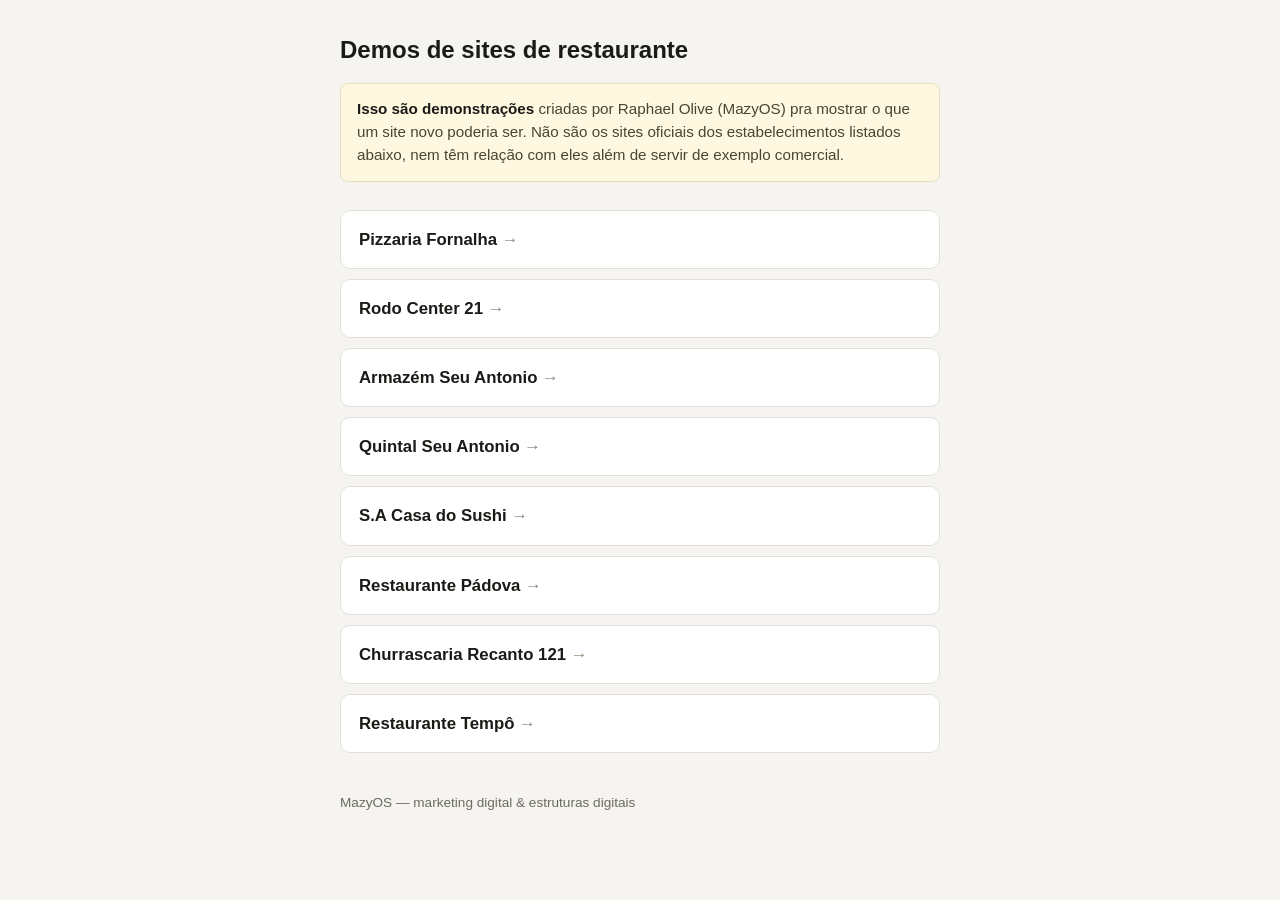
<file: index.html>
<!DOCTYPE html>
<html lang="pt-BR">
<head>
<meta charset="UTF-8">
<meta name="viewport" content="width=device-width, initial-scale=1.0">
<meta name="robots" content="noindex, nofollow">
<title>Demos de sites — MazyOS</title>
<style>
  :root { color-scheme: light; }
  * { box-sizing: border-box; }
  body {
    margin: 0;
    background: #f5f4f0;
    color: #1a1a17;
    font-family: -apple-system, BlinkMacSystemFont, "Segoe UI", Roboto, Arial, sans-serif;
    line-height: 1.5;
  }
  main {
    max-width: 640px;
    margin: 0 auto;
    padding: 32px 20px 60px;
  }
  header {
    margin-bottom: 28px;
  }
  h1 {
    font-size: 1.5rem;
    margin: 0 0 12px;
  }
  .aviso {
    background: #fff8e1;
    border: 1px solid #e8dfb8;
    border-radius: 8px;
    padding: 14px 16px;
    font-size: 0.95rem;
    color: #4a4530;
  }
  .aviso strong { color: #1a1a17; }
  ul {
    list-style: none;
    margin: 0;
    padding: 0;
    display: flex;
    flex-direction: column;
    gap: 10px;
  }
  li a {
    display: block;
    padding: 16px 18px;
    background: #ffffff;
    border: 1px solid #e2e0d8;
    border-radius: 10px;
    color: #1a1a17;
    text-decoration: none;
    font-size: 1.05rem;
    font-weight: 600;
    transition: border-color 0.15s ease;
  }
  li a:hover, li a:focus {
    border-color: #6b6b5f;
  }
  li a::after {
    content: " →";
    color: #8a8a7c;
    font-weight: 400;
  }
  footer {
    margin-top: 40px;
    font-size: 0.85rem;
    color: #6b6b5f;
  }
</style>
</head>
<body>
<main>
  <header>
    <h1>Demos de sites de restaurante</h1>
    <p class="aviso">
      <strong>Isso são demonstrações</strong> criadas por Raphael Olive
      (MazyOS) pra mostrar o que um site novo poderia ser. Não são os sites
      oficiais dos estabelecimentos listados abaixo, nem têm relação com
      eles além de servir de exemplo comercial.
    </p>
  </header>
  <ul>
    <li><a href="./fornalha/">Pizzaria Fornalha</a></li>
    <li><a href="./rodo-center-21/">Rodo Center 21</a></li>
    <li><a href="./armazem-seu-antonio/">Armazém Seu Antonio</a></li>
    <li><a href="./quintal-seu-antonio/">Quintal Seu Antonio</a></li>
    <li><a href="./sa-casa-do-sushi/">S.A Casa do Sushi</a></li>
    <li><a href="./padova/">Restaurante Pádova</a></li>
    <li><a href="./recanto-121/">Churrascaria Recanto 121</a></li>
    <li><a href="./tempo/">Restaurante Tempô</a></li>
  </ul>
  <footer>
    MazyOS — marketing digital &amp; estruturas digitais
  </footer>
</main>
</body>
</html>
</file>
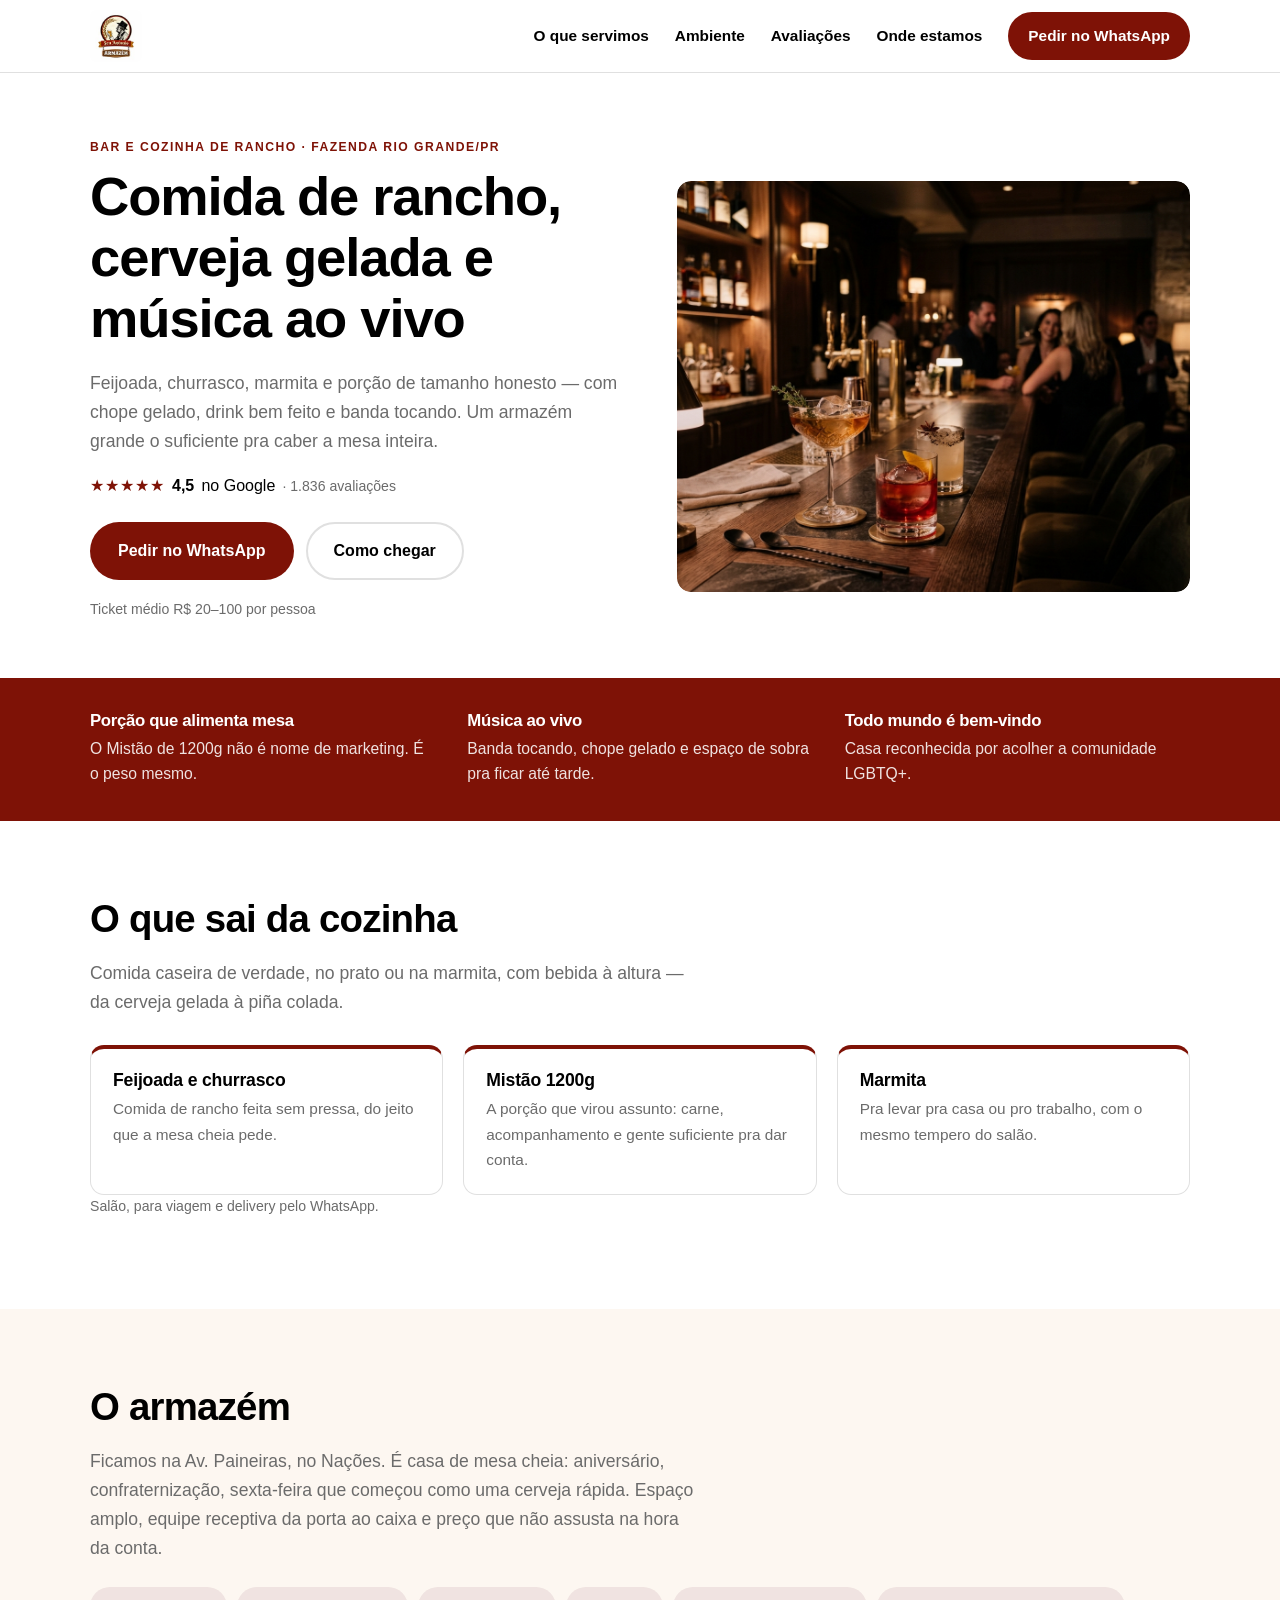
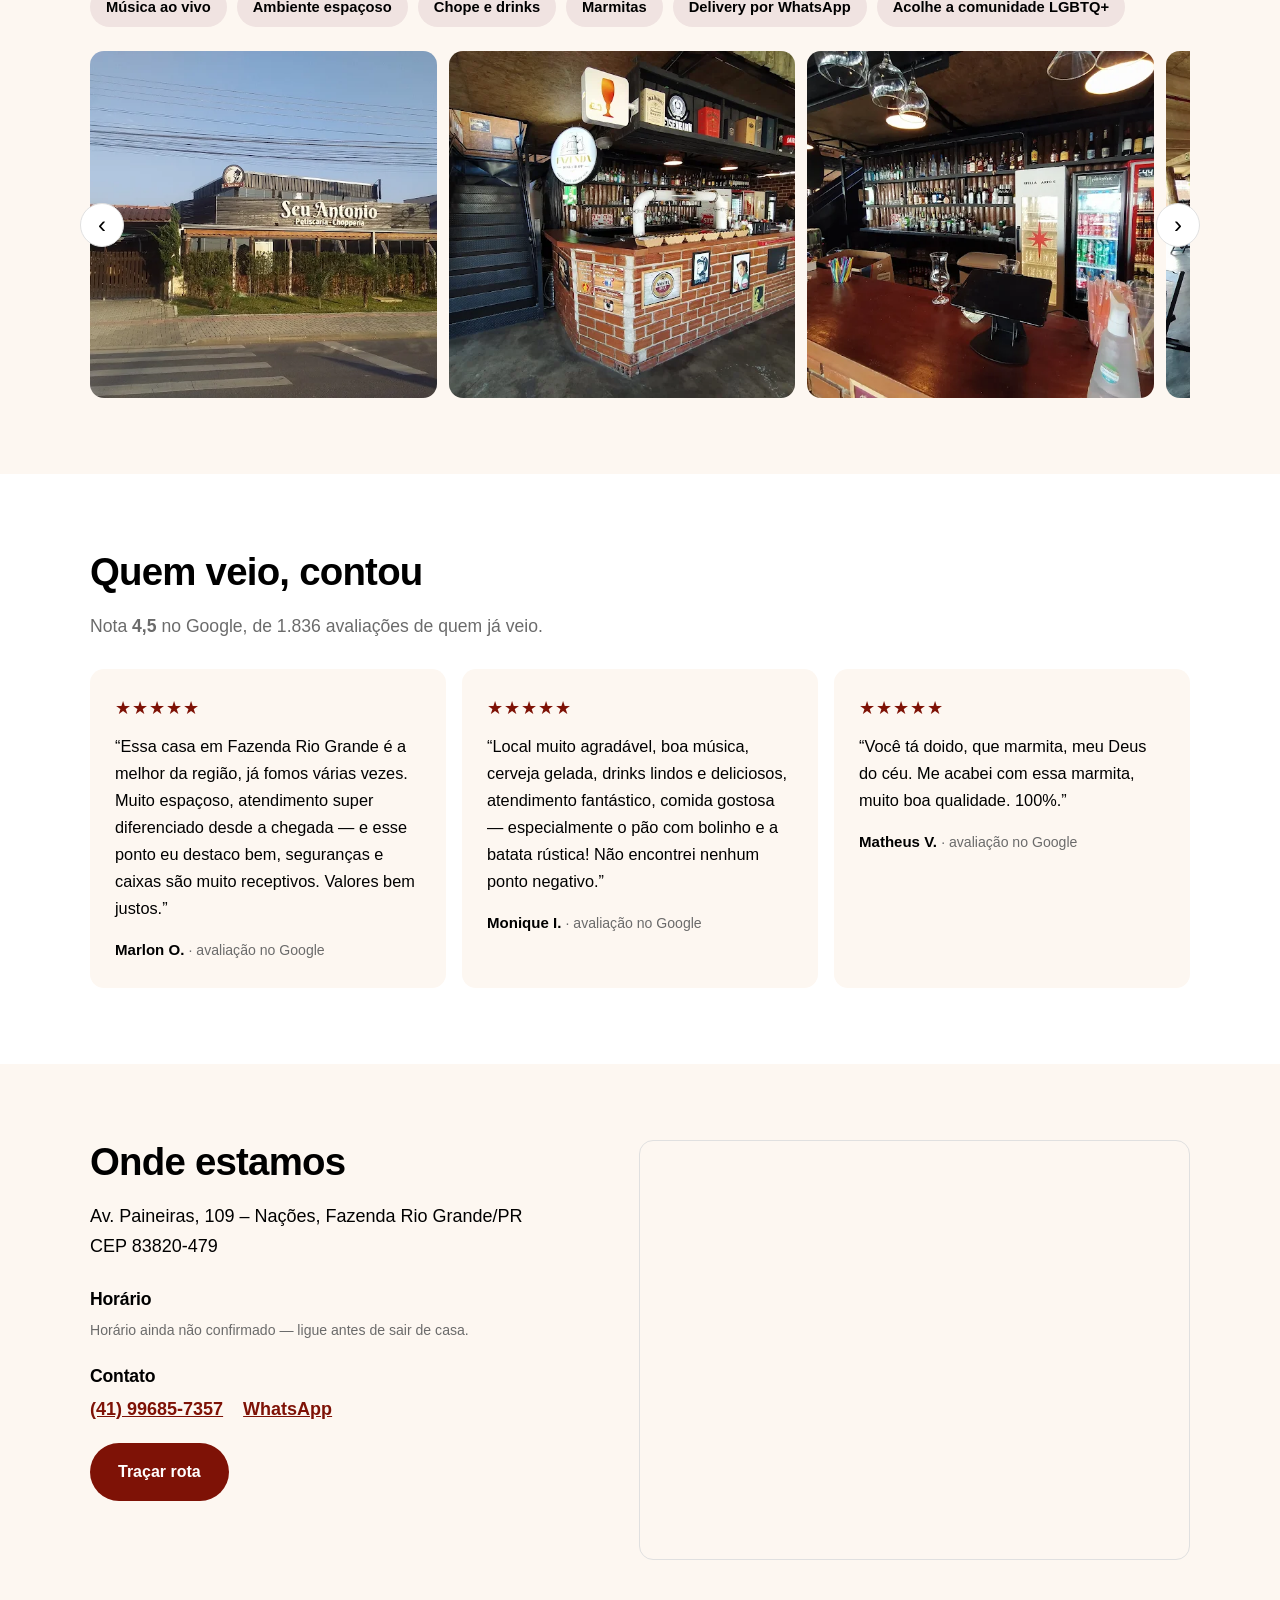
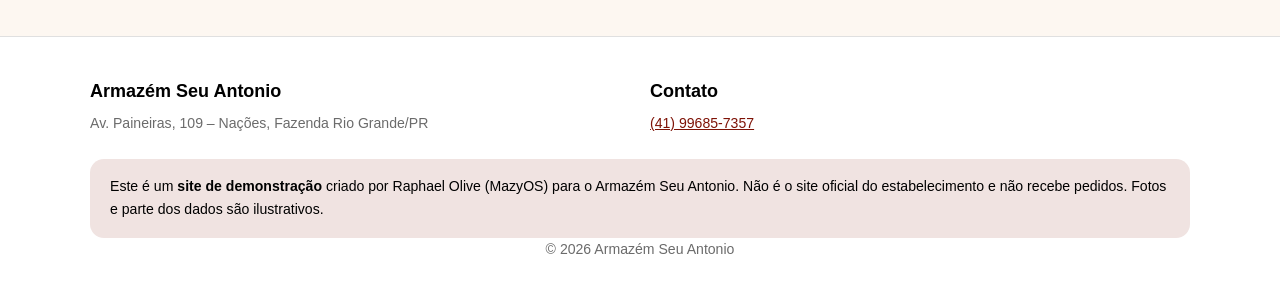
<file: armazem-seu-antonio/index.html>
<!DOCTYPE html>
<html lang="pt-BR">
<head>
<meta charset="utf-8">
<meta name="viewport" content="width=device-width, initial-scale=1">
<title>Armazém Seu Antonio — Bar e cozinha de rancho em Fazenda Rio Grande</title>
<meta name="description" content="Feijoada, churrasco, marmita e porção de tamanho honesto — com chope gelado, drink bem feito e banda tocando. Um armazém grande o suficiente pra caber a mesa inteira.">
<!-- demo: noindex pra não competir com o perfil real do cliente no Google -->
<meta name="robots" content="noindex, nofollow">
<meta property="og:type" content="website">
<meta property="og:title" content="Armazém Seu Antonio — Bar e cozinha de rancho em Fazenda Rio Grande">
<meta property="og:description" content="Feijoada, churrasco, marmita e porção de tamanho honesto — com chope gelado, drink bem feito e banda tocando. Um armazém grande o suficiente pra caber a mesa inteira.">
<meta property="og:image" content="img/hero.jpg">
<meta name="theme-color" content="#7E1206">
<link rel="stylesheet" href="css/base.css">
<style>
:root {
  --primaria: #7E1206;
  --primaria-escura: #650e05;
  --primaria-clara: #f2e7e6;
  --sobre-primaria: #ffffff;
  --secundaria: #FDE9D0;
  --secundaria-clara: #fffcf9;
  --sobre-secundaria: #000000;
  --realce: #7E1206;
  --realce-claro: #f0e3e1;
  --tinta: #000000;
  --tinta-suave: #6b6b6b;
  --fundo: #ffffff;
  --fundo-alt: #FDF7F1;
  --borda: #e0e0e0;
  --link: #7E1206;
}
</style>
<script type="application/ld+json">
{
  "@context": "https://schema.org",
  "@type": "Restaurant",
  "name": "Armazém Seu Antonio",
  "description": "Feijoada, churrasco, marmita e porção de tamanho honesto — com chope gelado, drink bem feito e banda tocando. Um armazém grande o suficiente pra caber a mesa inteira.",
  "address": {
    "@type": "PostalAddress",
    "streetAddress": "Av. Paineiras, 109",
    "addressLocality": "Fazenda Rio Grande",
    "addressRegion": "PR",
    "postalCode": "83820-479",
    "addressCountry": "BR"
  },
  "telephone": "(41) 99685-7357",
  "priceRange": "R$ 20–100 por pessoa",
  "hasMap": "https://www.google.com/maps/search/?api=1&query=Armaz%C3%A9m%20Seu%20Antonio%20Av.%20Paineiras%20109%20Na%C3%A7%C3%B5es%20Fazenda%20Rio%20Grande%20PR",
  "aggregateRating": {
    "@type": "AggregateRating",
    "ratingValue": "4.5",
    "reviewCount": 1836,
    "bestRating": 5
  }
}
</script>
</head>
<body id="inicio">
  <header class="topo">
    <div class="container topo-linha">
      <a class="marca" href="#inicio"><img src="img/logo.jpg" alt="Armazém Seu Antonio" class="logo" width="140" height="48"></a>
      <button class="menu-btn" type="button" aria-expanded="false" aria-controls="menu">
        <span class="sr">Abrir menu</span><span class="hamburguer" aria-hidden="true"></span>
      </button>
      <nav id="menu" class="menu" aria-label="Navegação principal">
        <a href="#cardapio">O que servimos</a>
        <a href="#ambiente">Ambiente</a>
        <a href="#avaliacoes">Avaliações</a>
        <a href="#onde-estamos">Onde estamos</a>
        <a class="btn btn-primario btn-menor" href="https://wa.me/5541996857357?text=Ol%C3%A1!%20Vim%20pelo%20site%20do%20Armaz%C3%A9m%20Seu%20Antonio%20e%20queria%20fazer%20um%20pedido." target="_blank" rel="noopener">Pedir no WhatsApp</a>
      </nav>
    </div>
  </header>
  <main>
    <section class="hero">
      <div class="container hero-grid">
        <div class="hero-texto">
          <p class="sobretitulo">Bar e cozinha de rancho · Fazenda Rio Grande/PR</p>
          <h1>Comida de rancho, cerveja gelada e música ao vivo</h1>
          <p class="lead">Feijoada, churrasco, marmita e porção de tamanho honesto — com chope gelado, drink bem feito e banda tocando. Um armazém grande o suficiente pra caber a mesa inteira.</p>
          <p class="nota"><span class="estrelas" aria-hidden="true">★★★★★</span>
            <strong>4,5</strong> no Google
            <span class="miudo">· 1.836 avaliações</span></p>
          <div class="acoes">
            <a class="btn btn-primario" href="https://wa.me/5541996857357?text=Ol%C3%A1!%20Vim%20pelo%20site%20do%20Armaz%C3%A9m%20Seu%20Antonio%20e%20queria%20fazer%20um%20pedido." target="_blank" rel="noopener">Pedir no WhatsApp</a>
            <a class="btn btn-vazado" href="#onde-estamos">Como chegar</a>
          </div>
          <p class="miudo">Ticket médio R$ 20–100 por pessoa</p>
        </div>
        <div class="hero-midia">
          <img class="hero-foto" style="object-position:34% 48%" src="img/hero.jpg" alt="Balcão de bar com drinks servidos" width="1200" height="896" fetchpriority="high">
        </div>
      </div>
    </section>
    <section class="faixa">
      <div class="container tira">
        <div class="tira-item">
          <h2 class="tira-titulo">Porção que alimenta mesa</h2>
          <p>O Mistão de 1200g não é nome de marketing. É o peso mesmo.</p>
        </div>
        <div class="tira-item">
          <h2 class="tira-titulo">Música ao vivo</h2>
          <p>Banda tocando, chope gelado e espaço de sobra pra ficar até tarde.</p>
        </div>
        <div class="tira-item">
          <h2 class="tira-titulo">Todo mundo é bem-vindo</h2>
          <p>Casa reconhecida por acolher a comunidade LGBTQ+.</p>
        </div>
      </div>
    </section>
    <section id="cardapio" class="secao">
      <div class="container">
        <h2>O que sai da cozinha</h2>
        <p class="lead">Comida caseira de verdade, no prato ou na marmita, com bebida à altura — da cerveja gelada à piña colada.</p>
        <ul class="cartoes">
          <li class="cartao">
            <h3>Feijoada e churrasco</h3>
            <p>Comida de rancho feita sem pressa, do jeito que a mesa cheia pede.</p>
          </li>
          <li class="cartao">
            <h3>Mistão 1200g</h3>
            <p>A porção que virou assunto: carne, acompanhamento e gente suficiente pra dar conta.</p>
          </li>
          <li class="cartao">
            <h3>Marmita</h3>
            <p>Pra levar pra casa ou pro trabalho, com o mesmo tempero do salão.</p>
          </li>
        </ul>
        <p class="miudo">Salão, para viagem e delivery pelo WhatsApp.</p>
      </div>
    </section>
    <section id="ambiente" class="secao secao-alt">
      <div class="container">
        <h2>O armazém</h2>
        <p class="lead">Ficamos na Av. Paineiras, no Nações. É casa de mesa cheia: aniversário, confraternização, sexta-feira que começou como uma cerveja rápida. Espaço amplo, equipe receptiva da porta ao caixa e preço que não assusta na hora da conta.</p>
        <ul class="marcadores">
          <li>Música ao vivo</li>
          <li>Ambiente espaçoso</li>
          <li>Chope e drinks</li>
          <li>Marmitas</li>
          <li>Delivery por WhatsApp</li>
          <li>Acolhe a comunidade LGBTQ+</li>
        </ul>
        <div class="galeria">
          <button class="galeria-nav prev" type="button" aria-label="Foto anterior">&#8249;</button>
          <ul class="galeria-trilha">
            <li><img src="img/galeria/01-fachada.webp" alt="Fachada do Armazém Seu Antonio com a placa na entrada" loading="lazy" width="800" height="800"></li>
            <li><img src="img/galeria/02-bar.webp" alt="Bar do Armazém Seu Antonio, com parede de tijolo e escada" loading="lazy" width="800" height="800"></li>
            <li><img src="img/galeria/03-balcao.webp" alt="Balcão de bebidas do Armazém Seu Antonio" loading="lazy" width="800" height="800"></li>
            <li><img src="img/galeria/04-salao.webp" alt="Salão interno do Armazém Seu Antonio com mesas de madeira" loading="lazy" width="800" height="800"></li>
            <li><img src="img/galeria/05-area-coberta.webp" alt="Área coberta do Armazém Seu Antonio, preparada para grupos" loading="lazy" width="800" height="800"></li>
            <li><img src="img/galeria/06-chope.webp" alt="Dois chopes gelados servidos no Armazém Seu Antonio" loading="lazy" width="800" height="800"></li>
          </ul>
          <button class="galeria-nav next" type="button" aria-label="Próxima foto">&#8250;</button>
        </div>
      </div>
    </section>
    <section id="avaliacoes" class="secao">
      <div class="container">
        <h2>Quem veio, contou</h2>
        <p class="lead">Nota <strong>4,5</strong> no Google, de 1.836 avaliações de quem já veio.</p>
        <div class="depoimentos">
          <figure class="depoimento">
            <div class="estrelas" aria-label="5 de 5 estrelas">★★★★★</div>
            <blockquote>Essa casa em Fazenda Rio Grande é a melhor da região, já fomos várias vezes. Muito espaçoso, atendimento super diferenciado desde a chegada — e esse ponto eu destaco bem, seguranças e caixas são muito receptivos. Valores bem justos.</blockquote>
            <figcaption>Marlon O. <span class="miudo">· avaliação no Google</span></figcaption>
          </figure>
          <figure class="depoimento">
            <div class="estrelas" aria-label="5 de 5 estrelas">★★★★★</div>
            <blockquote>Local muito agradável, boa música, cerveja gelada, drinks lindos e deliciosos, atendimento fantástico, comida gostosa — especialmente o pão com bolinho e a batata rústica! Não encontrei nenhum ponto negativo.</blockquote>
            <figcaption>Monique I. <span class="miudo">· avaliação no Google</span></figcaption>
          </figure>
          <figure class="depoimento">
            <div class="estrelas" aria-label="5 de 5 estrelas">★★★★★</div>
            <blockquote>Você tá doido, que marmita, meu Deus do céu. Me acabei com essa marmita, muito boa qualidade. 100%.</blockquote>
            <figcaption>Matheus V. <span class="miudo">· avaliação no Google</span></figcaption>
          </figure>
        </div>
      </div>
    </section>
    <section id="onde-estamos" class="secao secao-alt">
      <div class="container onde-grid">
        <div>
          <h2>Onde estamos</h2>
          <address>
            Av. Paineiras, 109 – Nações, Fazenda Rio Grande/PR<br>
            CEP 83820-479<br>
            
          </address>
          <h3>Horário</h3>
          <p class="miudo">Horário ainda não confirmado — ligue antes de sair de casa.</p>
          <h3>Contato</h3>
          <p class="contato">
            <a href="tel:41996857357">(41) 99685-7357</a>
            <a href="https://wa.me/5541996857357" target="_blank" rel="noopener">WhatsApp</a>
          </p>
          <p><a class="btn btn-primario" href="https://www.google.com/maps/search/?api=1&amp;query=Armaz%C3%A9m%20Seu%20Antonio%20Av.%20Paineiras%20109%20Na%C3%A7%C3%B5es%20Fazenda%20Rio%20Grande%20PR" target="_blank" rel="noopener">Traçar rota</a></p>
        </div>
        <div class="mapa">
          <iframe title="Mapa com a localização do Armazém Seu Antonio" src="https://www.google.com/maps?q=Armaz%C3%A9m%20Seu%20Antonio%20Av.%20Paineiras%20109%20Na%C3%A7%C3%B5es%20Fazenda%20Rio%20Grande%20PR&amp;output=embed" loading="lazy" referrerpolicy="no-referrer-when-downgrade"></iframe>
        </div>
      </div>
    </section>
  </main>
  <footer class="rodape">
    <div class="container">
      <div class="rodape-cols">
        <div>
          <strong>Armazém Seu Antonio</strong>
          <p class="miudo">Av. Paineiras, 109 – Nações, Fazenda Rio Grande/PR</p>
        </div>
        <div>
          <strong>Contato</strong>
          <p class="miudo"><a href="tel:41996857357">(41) 99685-7357</a></p>
        </div>
      </div>
      <p class="demo-aviso">
        Este é um <strong>site de demonstração</strong> criado por Raphael Olive (MazyOS)
        para o Armazém Seu Antonio. Não é o site oficial do estabelecimento e não recebe pedidos.
        Fotos e parte dos dados são ilustrativos.
      </p>
      <p class="miudo creditos">© <span id="ano"></span> Armazém Seu Antonio</p>
    </div>
  </footer>
<script src="js/site.js" defer></script>
</body>
</html>
</file>
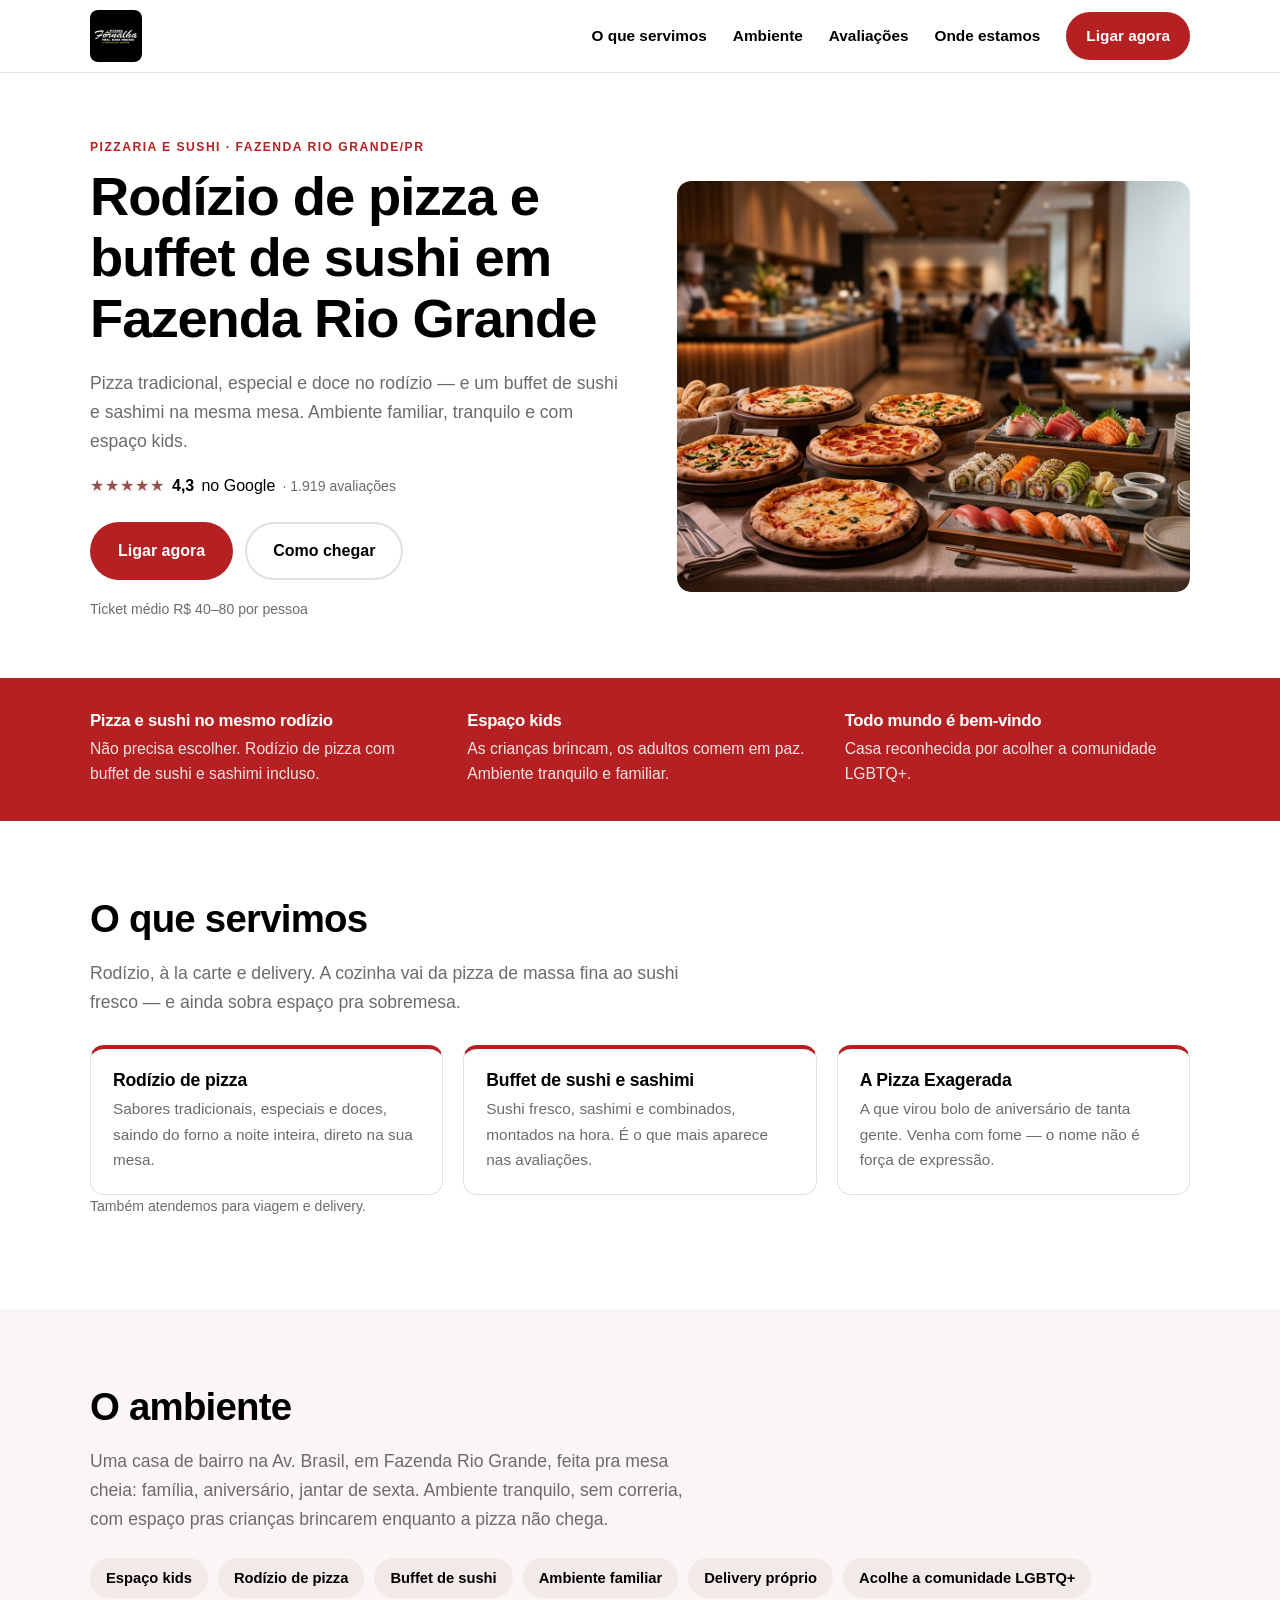
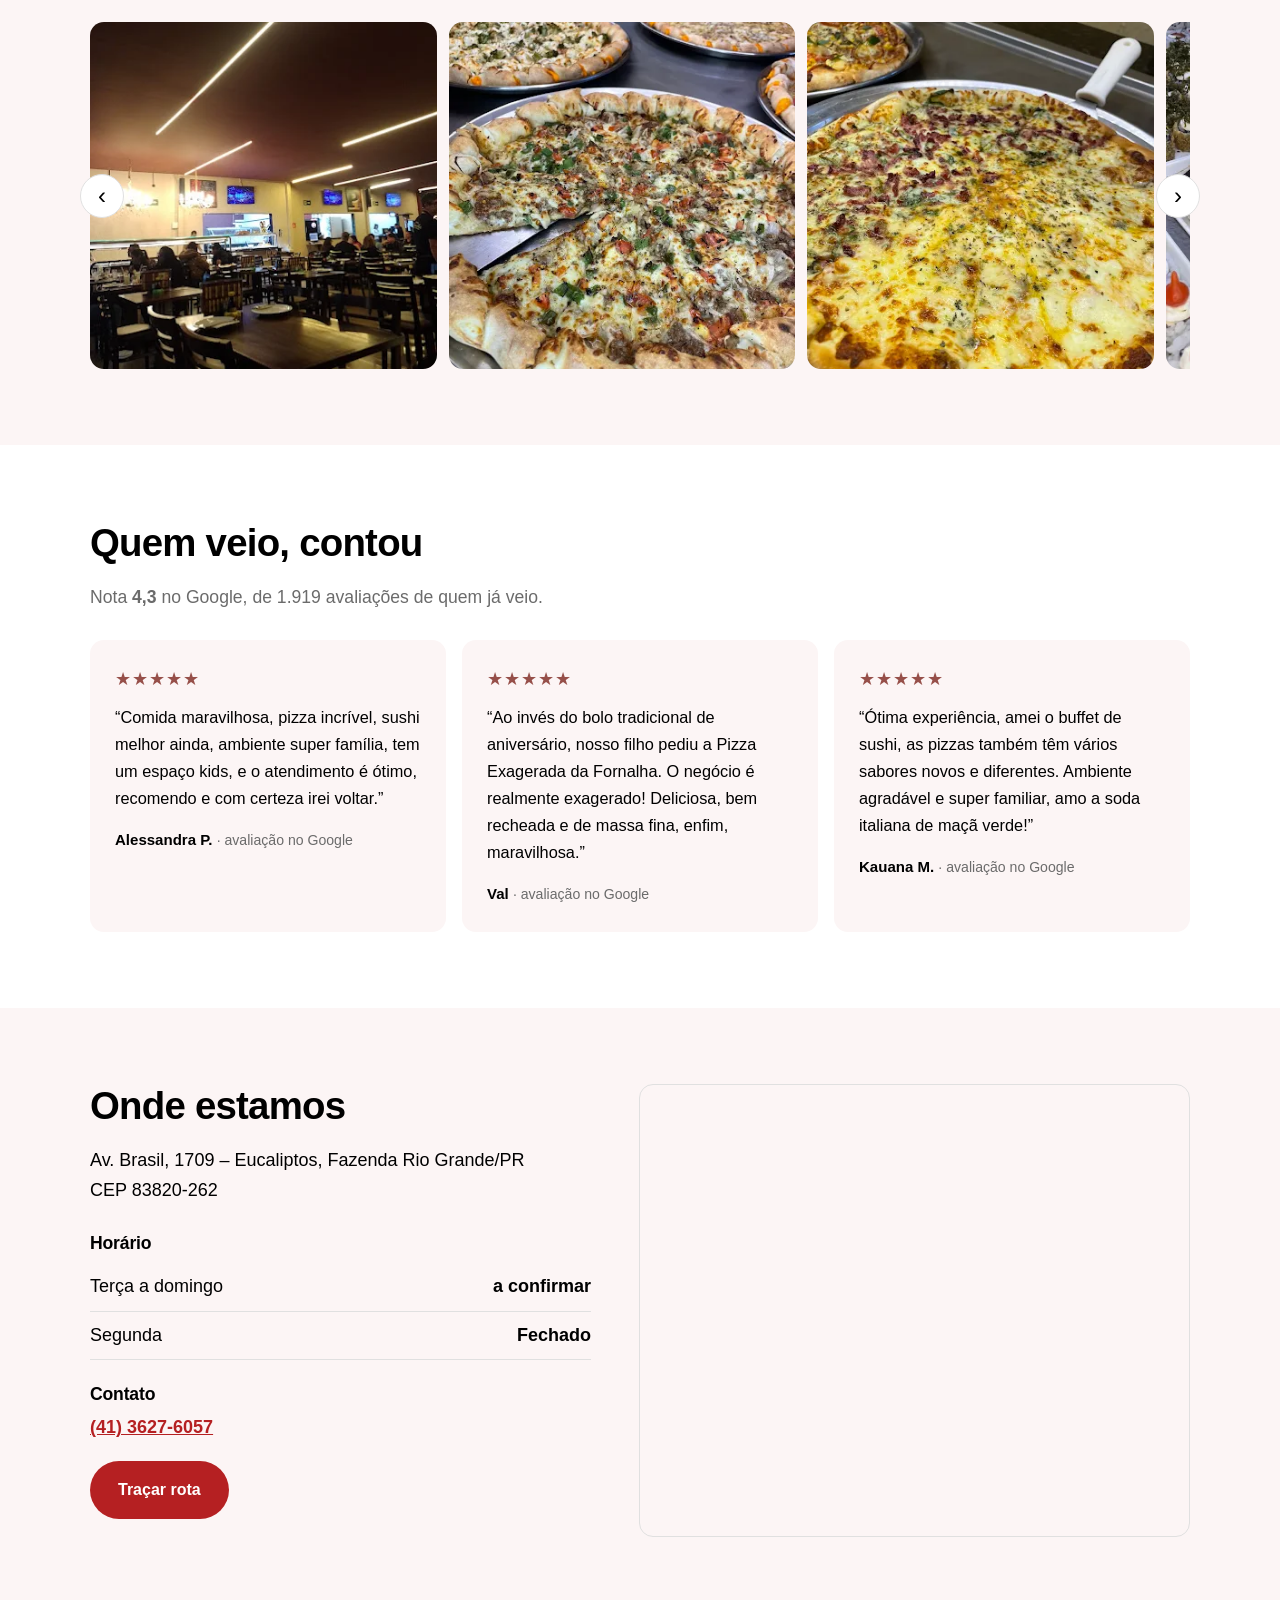
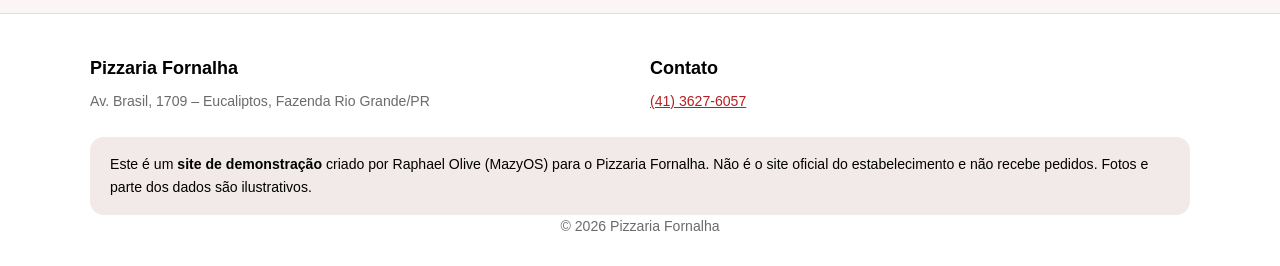
<file: fornalha/index.html>
<!DOCTYPE html>
<html lang="pt-BR">
<head>
<meta charset="utf-8">
<meta name="viewport" content="width=device-width, initial-scale=1">
<title>Pizzaria Fornalha — rodízio de pizza e sushi em Fazenda Rio Grande</title>
<meta name="description" content="Rodízio de pizza com buffet de sushi e sashimi na Av. Brasil, em Fazenda Rio Grande. Espaço kids, ambiente familiar e delivery. Nota 4,3 no Google.">
<!-- demo: noindex pra não competir com o perfil real do cliente no Google -->
<meta name="robots" content="noindex, nofollow">
<meta property="og:type" content="website">
<meta property="og:title" content="Pizzaria Fornalha — rodízio de pizza e sushi em Fazenda Rio Grande">
<meta property="og:description" content="Rodízio de pizza com buffet de sushi e sashimi na Av. Brasil, em Fazenda Rio Grande. Espaço kids, ambiente familiar e delivery. Nota 4,3 no Google.">
<meta property="og:image" content="img/hero.jpg">
<meta name="theme-color" content="#B52022">
<link rel="stylesheet" href="css/base.css">
<style>
:root {
  --primaria: #B52022;
  --primaria-escura: #911a1b;
  --primaria-clara: #f8e9e9;
  --sobre-primaria: #ffffff;
  --secundaria: #964F49;
  --secundaria-clara: #f2eae9;
  --sobre-secundaria: #ffffff;
  --realce: #964F49;
  --realce-claro: #f2eae9;
  --tinta: #000000;
  --tinta-suave: #6b6b6b;
  --fundo: #ffffff;
  --fundo-alt: #fcf5f5;
  --borda: #e0e0e0;
  --link: #B52022;
}
</style>
<script type="application/ld+json">
{
  "@context": "https://schema.org",
  "@type": "Restaurant",
  "name": "Pizzaria Fornalha",
  "description": "Rodízio de pizza com buffet de sushi e sashimi na Av. Brasil, em Fazenda Rio Grande. Espaço kids, ambiente familiar e delivery. Nota 4,3 no Google.",
  "address": {
    "@type": "PostalAddress",
    "streetAddress": "Av. Brasil, 1709",
    "addressLocality": "Fazenda Rio Grande",
    "addressRegion": "PR",
    "postalCode": "83820-262",
    "addressCountry": "BR"
  },
  "telephone": "(41) 3627-6057",
  "priceRange": "R$ 40–80 por pessoa",
  "servesCuisine": [
    "Pizza",
    "Japonesa"
  ],
  "hasMap": "https://www.google.com/maps/search/?api=1&query=Pizzaria%20Fornalha%20Av.%20Brasil%201709%20Eucaliptos%20Fazenda%20Rio%20Grande%20PR",
  "aggregateRating": {
    "@type": "AggregateRating",
    "ratingValue": "4.3",
    "reviewCount": 1919,
    "bestRating": 5
  }
}
</script>
</head>
<body id="inicio">
  <header class="topo">
    <div class="container topo-linha">
      <a class="marca" href="#inicio"><img src="img/logo.jpg" alt="Pizzaria Fornalha" class="logo" width="140" height="48"></a>
      <button class="menu-btn" type="button" aria-expanded="false" aria-controls="menu">
        <span class="sr">Abrir menu</span><span class="hamburguer" aria-hidden="true"></span>
      </button>
      <nav id="menu" class="menu" aria-label="Navegação principal">
        <a href="#cardapio">O que servimos</a>
        <a href="#ambiente">Ambiente</a>
        <a href="#avaliacoes">Avaliações</a>
        <a href="#onde-estamos">Onde estamos</a>
        <a class="btn btn-primario btn-menor" href="tel:4136276057">Ligar agora</a>
      </nav>
    </div>
  </header>
  <main>
    <section class="hero">
      <div class="container hero-grid">
        <div class="hero-texto">
          <p class="sobretitulo">Pizzaria e sushi · Fazenda Rio Grande/PR</p>
          <h1>Rodízio de pizza e buffet de sushi em Fazenda Rio Grande</h1>
          <p class="lead">Pizza tradicional, especial e doce no rodízio — e um buffet de sushi e sashimi na mesma mesa. Ambiente familiar, tranquilo e com espaço kids.</p>
          <p class="nota"><span class="estrelas" aria-hidden="true">★★★★★</span>
            <strong>4,3</strong> no Google
            <span class="miudo">· 1.919 avaliações</span></p>
          <div class="acoes">
            <a class="btn btn-primario" href="tel:4136276057">Ligar agora</a>
            <a class="btn btn-vazado" href="#onde-estamos">Como chegar</a>
          </div>
          <p class="miudo">Ticket médio R$ 40–80 por pessoa</p>
        </div>
        <div class="hero-midia">
          <img class="hero-foto" src="img/hero.jpg" alt="Mesa servida com pizzas e sushi" width="1200" height="896" fetchpriority="high">
        </div>
      </div>
    </section>
    <section class="faixa">
      <div class="container tira">
        <div class="tira-item">
          <h2 class="tira-titulo">Pizza e sushi no mesmo rodízio</h2>
          <p>Não precisa escolher. Rodízio de pizza com buffet de sushi e sashimi incluso.</p>
        </div>
        <div class="tira-item">
          <h2 class="tira-titulo">Espaço kids</h2>
          <p>As crianças brincam, os adultos comem em paz. Ambiente tranquilo e familiar.</p>
        </div>
        <div class="tira-item">
          <h2 class="tira-titulo">Todo mundo é bem-vindo</h2>
          <p>Casa reconhecida por acolher a comunidade LGBTQ+.</p>
        </div>
      </div>
    </section>
    <section id="cardapio" class="secao">
      <div class="container">
        <h2>O que servimos</h2>
        <p class="lead">Rodízio, à la carte e delivery. A cozinha vai da pizza de massa fina ao sushi fresco — e ainda sobra espaço pra sobremesa.</p>
        <ul class="cartoes">
          <li class="cartao">
            <h3>Rodízio de pizza</h3>
            <p>Sabores tradicionais, especiais e doces, saindo do forno a noite inteira, direto na sua mesa.</p>
          </li>
          <li class="cartao">
            <h3>Buffet de sushi e sashimi</h3>
            <p>Sushi fresco, sashimi e combinados, montados na hora. É o que mais aparece nas avaliações.</p>
          </li>
          <li class="cartao">
            <h3>A Pizza Exagerada</h3>
            <p>A que virou bolo de aniversário de tanta gente. Venha com fome — o nome não é força de expressão.</p>
          </li>
        </ul>
        <p class="miudo">Também atendemos para viagem e delivery.</p>
      </div>
    </section>
    <section id="ambiente" class="secao secao-alt">
      <div class="container">
        <h2>O ambiente</h2>
        <p class="lead">Uma casa de bairro na Av. Brasil, em Fazenda Rio Grande, feita pra mesa cheia: família, aniversário, jantar de sexta. Ambiente tranquilo, sem correria, com espaço pras crianças brincarem enquanto a pizza não chega.</p>
        <ul class="marcadores">
          <li>Espaço kids</li>
          <li>Rodízio de pizza</li>
          <li>Buffet de sushi</li>
          <li>Ambiente familiar</li>
          <li>Delivery próprio</li>
          <li>Acolhe a comunidade LGBTQ+</li>
        </ul>
        <div class="galeria">
          <button class="galeria-nav prev" type="button" aria-label="Foto anterior">&#8249;</button>
          <ul class="galeria-trilha">
            <li><img src="img/galeria/01-salao.webp" alt="Salão da Pizzaria Fornalha com mesas postas" loading="lazy" width="800" height="800"></li>
            <li><img src="img/galeria/02-rodizio-de-pizza.webp" alt="Fatia sendo tirada de uma pizza no rodízio da Fornalha" loading="lazy" width="800" height="800"></li>
            <li><img src="img/galeria/03-pizza.webp" alt="Pizza de massa fina saindo do forno na Pizzaria Fornalha" loading="lazy" width="800" height="800"></li>
            <li><img src="img/galeria/04-buffet-de-sushi.webp" alt="Buffet de sushi e hots da Pizzaria Fornalha" loading="lazy" width="800" height="800"></li>
            <li><img src="img/galeria/05-sushi-e-sashimi.webp" alt="Travessa de sushi e sashimi de salmão da Fornalha" loading="lazy" width="800" height="800"></li>
            <li><img src="img/galeria/06-chope.webp" alt="Chope servido no salão da Pizzaria Fornalha" loading="lazy" width="800" height="800"></li>
          </ul>
          <button class="galeria-nav next" type="button" aria-label="Próxima foto">&#8250;</button>
        </div>
      </div>
    </section>
    <section id="avaliacoes" class="secao">
      <div class="container">
        <h2>Quem veio, contou</h2>
        <p class="lead">Nota <strong>4,3</strong> no Google, de 1.919 avaliações de quem já veio.</p>
        <div class="depoimentos">
          <figure class="depoimento">
            <div class="estrelas" aria-label="5 de 5 estrelas">★★★★★</div>
            <blockquote>Comida maravilhosa, pizza incrível, sushi melhor ainda, ambiente super família, tem um espaço kids, e o atendimento é ótimo, recomendo e com certeza irei voltar.</blockquote>
            <figcaption>Alessandra P. <span class="miudo">· avaliação no Google</span></figcaption>
          </figure>
          <figure class="depoimento">
            <div class="estrelas" aria-label="5 de 5 estrelas">★★★★★</div>
            <blockquote>Ao invés do bolo tradicional de aniversário, nosso filho pediu a Pizza Exagerada da Fornalha. O negócio é realmente exagerado! Deliciosa, bem recheada e de massa fina, enfim, maravilhosa.</blockquote>
            <figcaption>Val <span class="miudo">· avaliação no Google</span></figcaption>
          </figure>
          <figure class="depoimento">
            <div class="estrelas" aria-label="5 de 5 estrelas">★★★★★</div>
            <blockquote>Ótima experiência, amei o buffet de sushi, as pizzas também têm vários sabores novos e diferentes. Ambiente agradável e super familiar, amo a soda italiana de maçã verde!</blockquote>
            <figcaption>Kauana M. <span class="miudo">· avaliação no Google</span></figcaption>
          </figure>
        </div>
      </div>
    </section>
    <section id="onde-estamos" class="secao secao-alt">
      <div class="container onde-grid">
        <div>
          <h2>Onde estamos</h2>
          <address>
            Av. Brasil, 1709 – Eucaliptos, Fazenda Rio Grande/PR<br>
            CEP 83820-262<br>
            
          </address>
          <h3>Horário</h3>
          <ul class="horarios">
            <li><span>Terça a domingo</span><span>a confirmar</span></li>
            <li><span>Segunda</span><span>Fechado</span></li>
          </ul>
          <h3>Contato</h3>
          <p class="contato">
            <a href="tel:4136276057">(41) 3627-6057</a>
            
          </p>
          <p><a class="btn btn-primario" href="https://www.google.com/maps/search/?api=1&amp;query=Pizzaria%20Fornalha%20Av.%20Brasil%201709%20Eucaliptos%20Fazenda%20Rio%20Grande%20PR" target="_blank" rel="noopener">Traçar rota</a></p>
        </div>
        <div class="mapa">
          <iframe title="Mapa com a localização do Pizzaria Fornalha" src="https://www.google.com/maps?q=Pizzaria%20Fornalha%20Av.%20Brasil%201709%20Eucaliptos%20Fazenda%20Rio%20Grande%20PR&amp;output=embed" loading="lazy" referrerpolicy="no-referrer-when-downgrade"></iframe>
        </div>
      </div>
    </section>
  </main>
  <footer class="rodape">
    <div class="container">
      <div class="rodape-cols">
        <div>
          <strong>Pizzaria Fornalha</strong>
          <p class="miudo">Av. Brasil, 1709 – Eucaliptos, Fazenda Rio Grande/PR</p>
        </div>
        <div>
          <strong>Contato</strong>
          <p class="miudo"><a href="tel:4136276057">(41) 3627-6057</a></p>
        </div>
      </div>
      <p class="demo-aviso">
        Este é um <strong>site de demonstração</strong> criado por Raphael Olive (MazyOS)
        para o Pizzaria Fornalha. Não é o site oficial do estabelecimento e não recebe pedidos.
        Fotos e parte dos dados são ilustrativos.
      </p>
      <p class="miudo creditos">© <span id="ano"></span> Pizzaria Fornalha</p>
    </div>
  </footer>
<script src="js/site.js" defer></script>
</body>
</html>
</file>
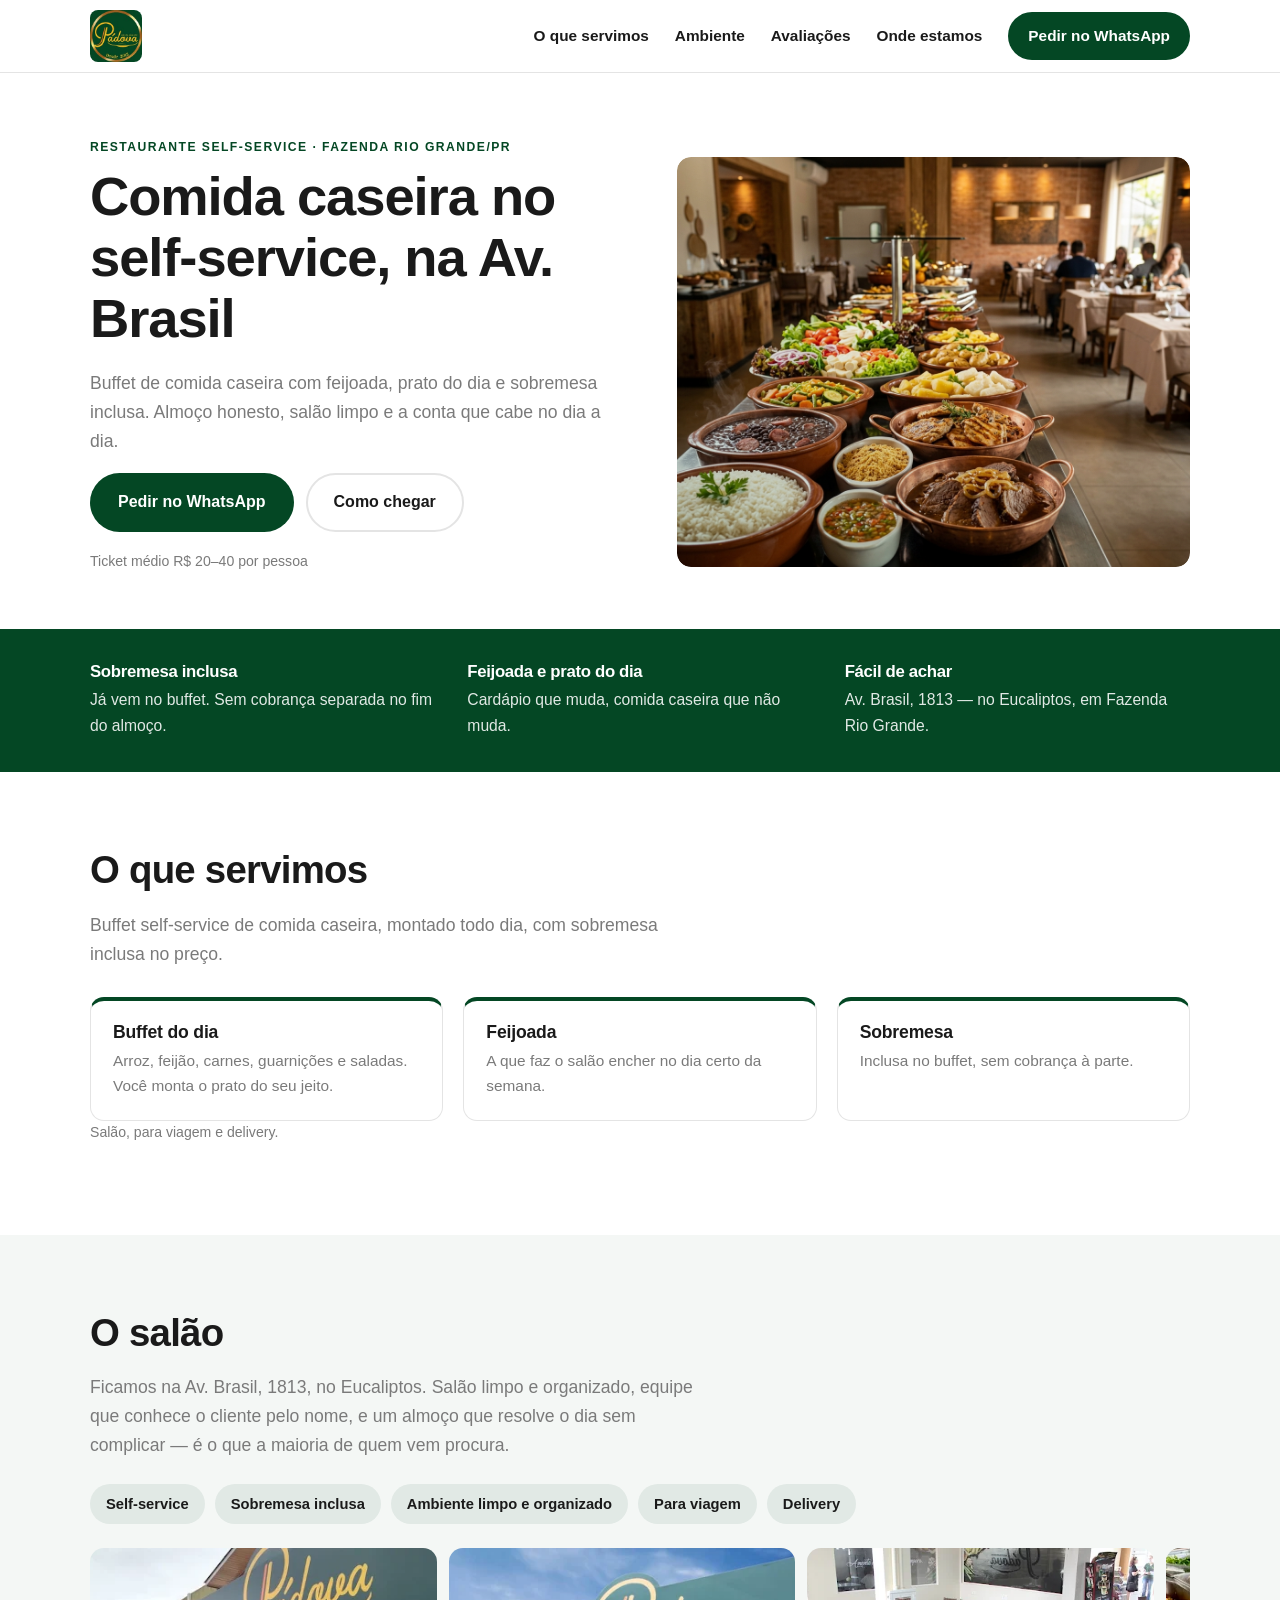
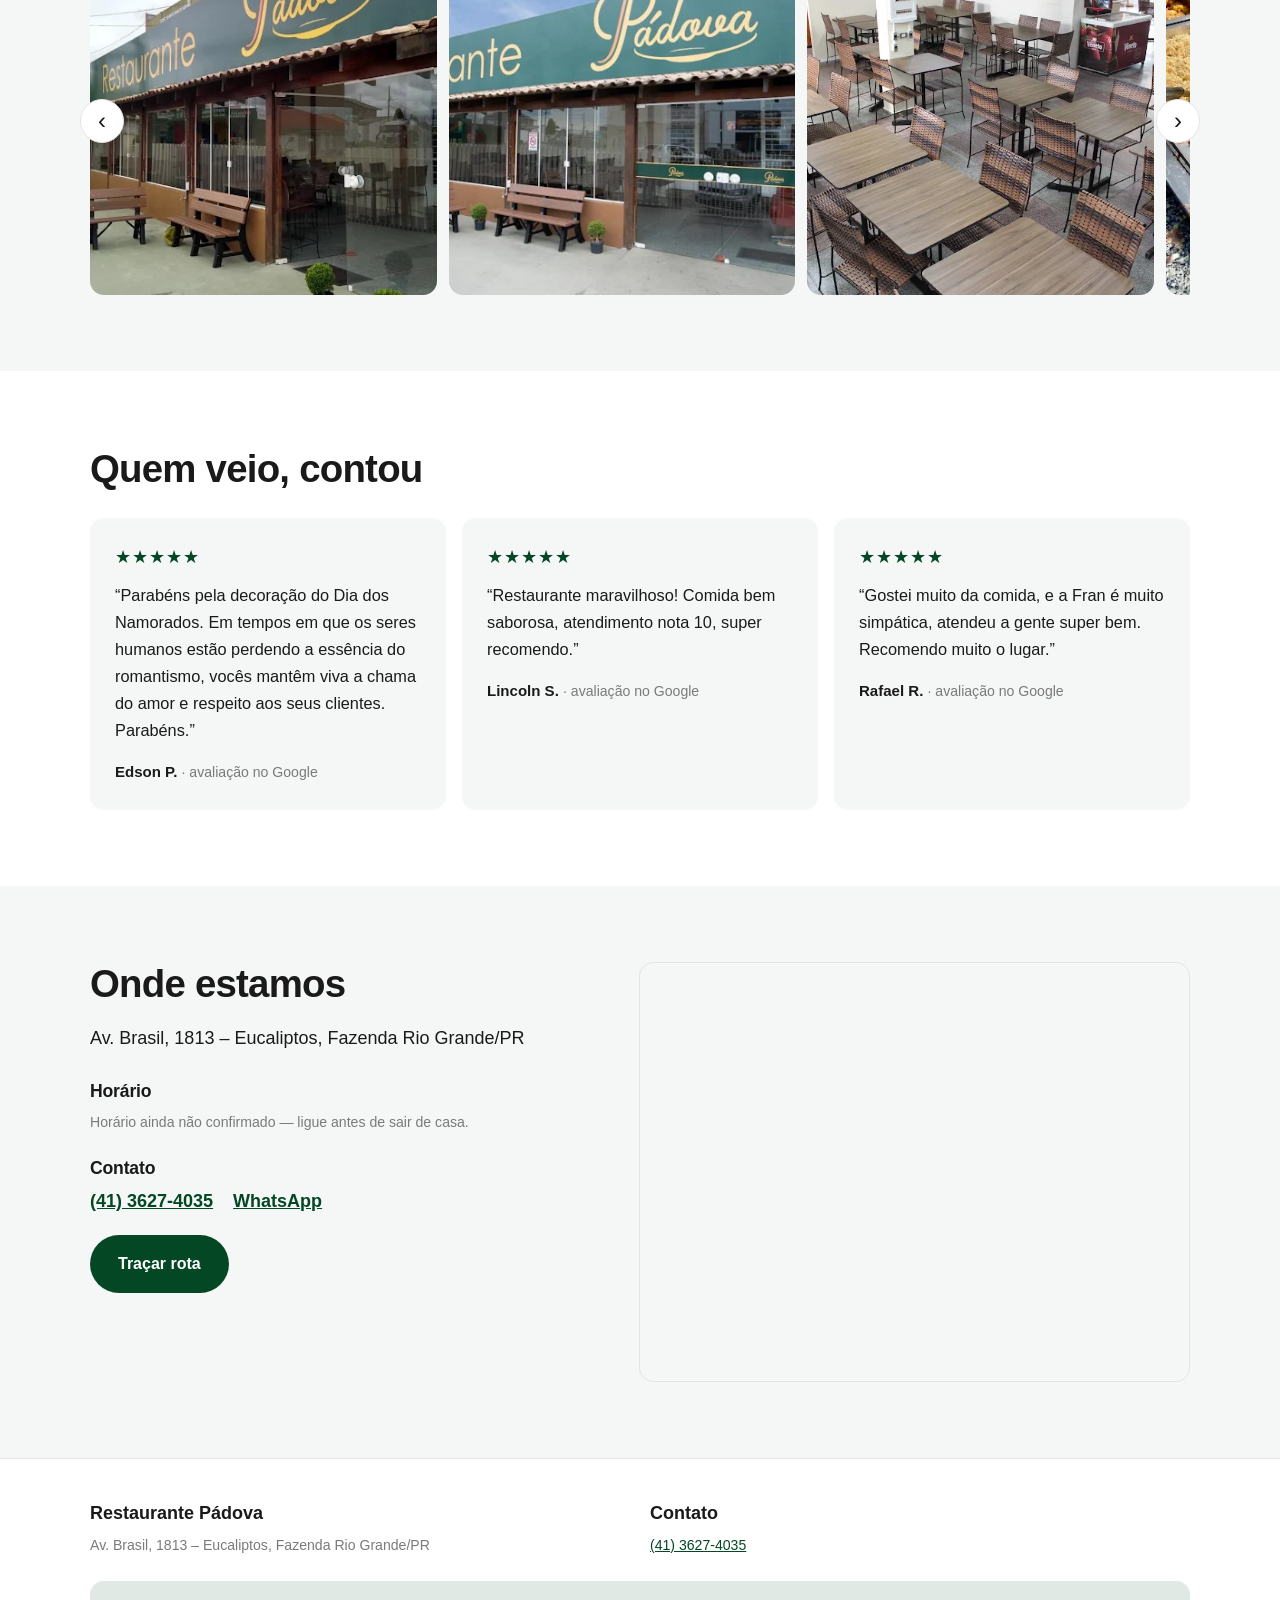
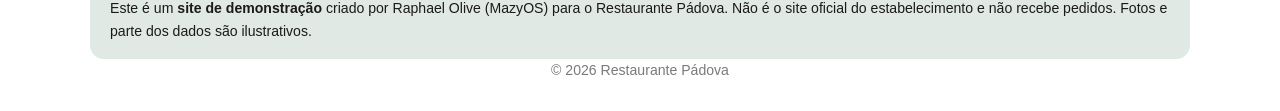
<file: padova/index.html>
<!DOCTYPE html>
<html lang="pt-BR">
<head>
<meta charset="utf-8">
<meta name="viewport" content="width=device-width, initial-scale=1">
<title>Restaurante Pádova — Restaurante self-service em Fazenda Rio Grande</title>
<meta name="description" content="Buffet de comida caseira com feijoada, prato do dia e sobremesa inclusa. Almoço honesto, salão limpo e a conta que cabe no dia a dia.">
<!-- demo: noindex pra não competir com o perfil real do cliente no Google -->
<meta name="robots" content="noindex, nofollow">
<meta property="og:type" content="website">
<meta property="og:title" content="Restaurante Pádova — Restaurante self-service em Fazenda Rio Grande">
<meta property="og:description" content="Buffet de comida caseira com feijoada, prato do dia e sobremesa inclusa. Almoço honesto, salão limpo e a conta que cabe no dia a dia.">
<meta property="og:image" content="img/hero.jpg">
<meta name="theme-color" content="#044724">
<link rel="stylesheet" href="css/base.css">
<style>
:root {
  --primaria: #044724;
  --primaria-escura: #03391d;
  --primaria-clara: #e6ede9;
  --sobre-primaria: #ffffff;
  --secundaria: #E1BA31;
  --secundaria-clara: #fbf7e6;
  --sobre-secundaria: #1a1a1a;
  --realce: #044724;
  --realce-claro: #e1e9e5;
  --tinta: #1a1a1a;
  --tinta-suave: #7a7a7a;
  --fundo: #ffffff;
  --fundo-alt: #f4f7f5;
  --borda: #e4e4e4;
  --link: #044724;
}
</style>
<script type="application/ld+json">
{
  "@context": "https://schema.org",
  "@type": "Restaurant",
  "name": "Restaurante Pádova",
  "description": "Buffet de comida caseira com feijoada, prato do dia e sobremesa inclusa. Almoço honesto, salão limpo e a conta que cabe no dia a dia.",
  "address": {
    "@type": "PostalAddress",
    "streetAddress": "Av. Brasil, 1813",
    "addressLocality": "Fazenda Rio Grande",
    "addressRegion": "PR",
    "addressCountry": "BR"
  },
  "telephone": "(41) 3627-4035",
  "priceRange": "R$ 20–40 por pessoa",
  "hasMap": "https://www.google.com/maps/search/?api=1&query=Av.%20Brasil%201813%20Eucaliptos%20Fazenda%20Rio%20Grande%20PR"
}
</script>
</head>
<body id="inicio">
  <header class="topo">
    <div class="container topo-linha">
      <a class="marca" href="#inicio"><img src="img/logo.jpg" alt="Restaurante Pádova" class="logo" width="140" height="48"></a>
      <button class="menu-btn" type="button" aria-expanded="false" aria-controls="menu">
        <span class="sr">Abrir menu</span><span class="hamburguer" aria-hidden="true"></span>
      </button>
      <nav id="menu" class="menu" aria-label="Navegação principal">
        <a href="#cardapio">O que servimos</a>
        <a href="#ambiente">Ambiente</a>
        <a href="#avaliacoes">Avaliações</a>
        <a href="#onde-estamos">Onde estamos</a>
        <a class="btn btn-primario btn-menor" href="https://wa.me/554136274035?text=Ol%C3%A1!%20Vim%20pelo%20site%20do%20Restaurante%20P%C3%A1dova%20e%20queria%20fazer%20um%20pedido." target="_blank" rel="noopener">Pedir no WhatsApp</a>
      </nav>
    </div>
  </header>
  <main>
    <section class="hero">
      <div class="container hero-grid">
        <div class="hero-texto">
          <p class="sobretitulo">Restaurante self-service · Fazenda Rio Grande/PR</p>
          <h1>Comida caseira no self-service, na Av. Brasil</h1>
          <p class="lead">Buffet de comida caseira com feijoada, prato do dia e sobremesa inclusa. Almoço honesto, salão limpo e a conta que cabe no dia a dia.</p>
          
          <div class="acoes">
            <a class="btn btn-primario" href="https://wa.me/554136274035?text=Ol%C3%A1!%20Vim%20pelo%20site%20do%20Restaurante%20P%C3%A1dova%20e%20queria%20fazer%20um%20pedido." target="_blank" rel="noopener">Pedir no WhatsApp</a>
            <a class="btn btn-vazado" href="#onde-estamos">Como chegar</a>
          </div>
          <p class="miudo">Ticket médio R$ 20–40 por pessoa</p>
        </div>
        <div class="hero-midia">
          <img class="hero-foto" src="img/hero.jpg" alt="Buffet de comida caseira com panelas de cobre" width="1200" height="896" fetchpriority="high">
        </div>
      </div>
    </section>
    <section class="faixa">
      <div class="container tira">
        <div class="tira-item">
          <h2 class="tira-titulo">Sobremesa inclusa</h2>
          <p>Já vem no buffet. Sem cobrança separada no fim do almoço.</p>
        </div>
        <div class="tira-item">
          <h2 class="tira-titulo">Feijoada e prato do dia</h2>
          <p>Cardápio que muda, comida caseira que não muda.</p>
        </div>
        <div class="tira-item">
          <h2 class="tira-titulo">Fácil de achar</h2>
          <p>Av. Brasil, 1813 — no Eucaliptos, em Fazenda Rio Grande.</p>
        </div>
      </div>
    </section>
    <section id="cardapio" class="secao">
      <div class="container">
        <h2>O que servimos</h2>
        <p class="lead">Buffet self-service de comida caseira, montado todo dia, com sobremesa inclusa no preço.</p>
        <ul class="cartoes">
          <li class="cartao">
            <h3>Buffet do dia</h3>
            <p>Arroz, feijão, carnes, guarnições e saladas. Você monta o prato do seu jeito.</p>
          </li>
          <li class="cartao">
            <h3>Feijoada</h3>
            <p>A que faz o salão encher no dia certo da semana.</p>
          </li>
          <li class="cartao">
            <h3>Sobremesa</h3>
            <p>Inclusa no buffet, sem cobrança à parte.</p>
          </li>
        </ul>
        <p class="miudo">Salão, para viagem e delivery.</p>
      </div>
    </section>
    <section id="ambiente" class="secao secao-alt">
      <div class="container">
        <h2>O salão</h2>
        <p class="lead">Ficamos na Av. Brasil, 1813, no Eucaliptos. Salão limpo e organizado, equipe que conhece o cliente pelo nome, e um almoço que resolve o dia sem complicar — é o que a maioria de quem vem procura.</p>
        <ul class="marcadores">
          <li>Self-service</li>
          <li>Sobremesa inclusa</li>
          <li>Ambiente limpo e organizado</li>
          <li>Para viagem</li>
          <li>Delivery</li>
        </ul>
        <div class="galeria">
          <button class="galeria-nav prev" type="button" aria-label="Foto anterior">&#8249;</button>
          <ul class="galeria-trilha">
            <li><img src="img/galeria/01-fachada.webp" alt="Fachada do Restaurante Pádova, com toldo verde, na Av. Brasil" loading="lazy" width="800" height="800"></li>
            <li><img src="img/galeria/02-fachada-lateral.webp" alt="Fachada do Restaurante Pádova vista de outro ângulo" loading="lazy" width="800" height="800"></li>
            <li><img src="img/galeria/03-salao.webp" alt="Salão do Restaurante Pádova com mesas de madeira clara" loading="lazy" width="800" height="800"></li>
            <li><img src="img/galeria/04-buffet.webp" alt="Buffet de comida caseira do Restaurante Pádova" loading="lazy" width="800" height="800"></li>
            <li><img src="img/galeria/05-buffet-quente.webp" alt="Cubas de comida quente no buffet do Restaurante Pádova" loading="lazy" width="800" height="800"></li>
          </ul>
          <button class="galeria-nav next" type="button" aria-label="Próxima foto">&#8250;</button>
        </div>
      </div>
    </section>
    <section id="avaliacoes" class="secao">
      <div class="container">
        <h2>Quem veio, contou</h2>
        
        <div class="depoimentos">
          <figure class="depoimento">
            <div class="estrelas" aria-label="5 de 5 estrelas">★★★★★</div>
            <blockquote>Parabéns pela decoração do Dia dos Namorados. Em tempos em que os seres humanos estão perdendo a essência do romantismo, vocês mantêm viva a chama do amor e respeito aos seus clientes. Parabéns.</blockquote>
            <figcaption>Edson P. <span class="miudo">· avaliação no Google</span></figcaption>
          </figure>
          <figure class="depoimento">
            <div class="estrelas" aria-label="5 de 5 estrelas">★★★★★</div>
            <blockquote>Restaurante maravilhoso! Comida bem saborosa, atendimento nota 10, super recomendo.</blockquote>
            <figcaption>Lincoln S. <span class="miudo">· avaliação no Google</span></figcaption>
          </figure>
          <figure class="depoimento">
            <div class="estrelas" aria-label="5 de 5 estrelas">★★★★★</div>
            <blockquote>Gostei muito da comida, e a Fran é muito simpática, atendeu a gente super bem. Recomendo muito o lugar.</blockquote>
            <figcaption>Rafael R. <span class="miudo">· avaliação no Google</span></figcaption>
          </figure>
        </div>
      </div>
    </section>
    <section id="onde-estamos" class="secao secao-alt">
      <div class="container onde-grid">
        <div>
          <h2>Onde estamos</h2>
          <address>
            Av. Brasil, 1813 – Eucaliptos, Fazenda Rio Grande/PR<br>
            
            
          </address>
          <h3>Horário</h3>
          <p class="miudo">Horário ainda não confirmado — ligue antes de sair de casa.</p>
          <h3>Contato</h3>
          <p class="contato">
            <a href="tel:4136274035">(41) 3627-4035</a>
            <a href="https://wa.me/554136274035" target="_blank" rel="noopener">WhatsApp</a>
          </p>
          <p><a class="btn btn-primario" href="https://www.google.com/maps/search/?api=1&amp;query=Av.%20Brasil%201813%20Eucaliptos%20Fazenda%20Rio%20Grande%20PR" target="_blank" rel="noopener">Traçar rota</a></p>
        </div>
        <div class="mapa">
          <iframe title="Mapa com a localização do Restaurante Pádova" src="https://www.google.com/maps?q=Av.%20Brasil%201813%20Eucaliptos%20Fazenda%20Rio%20Grande%20PR&amp;output=embed" loading="lazy" referrerpolicy="no-referrer-when-downgrade"></iframe>
        </div>
      </div>
    </section>
  </main>
  <footer class="rodape">
    <div class="container">
      <div class="rodape-cols">
        <div>
          <strong>Restaurante Pádova</strong>
          <p class="miudo">Av. Brasil, 1813 – Eucaliptos, Fazenda Rio Grande/PR</p>
        </div>
        <div>
          <strong>Contato</strong>
          <p class="miudo"><a href="tel:4136274035">(41) 3627-4035</a></p>
        </div>
      </div>
      <p class="demo-aviso">
        Este é um <strong>site de demonstração</strong> criado por Raphael Olive (MazyOS)
        para o Restaurante Pádova. Não é o site oficial do estabelecimento e não recebe pedidos.
        Fotos e parte dos dados são ilustrativos.
      </p>
      <p class="miudo creditos">© <span id="ano"></span> Restaurante Pádova</p>
    </div>
  </footer>
<script src="js/site.js" defer></script>
</body>
</html>
</file>
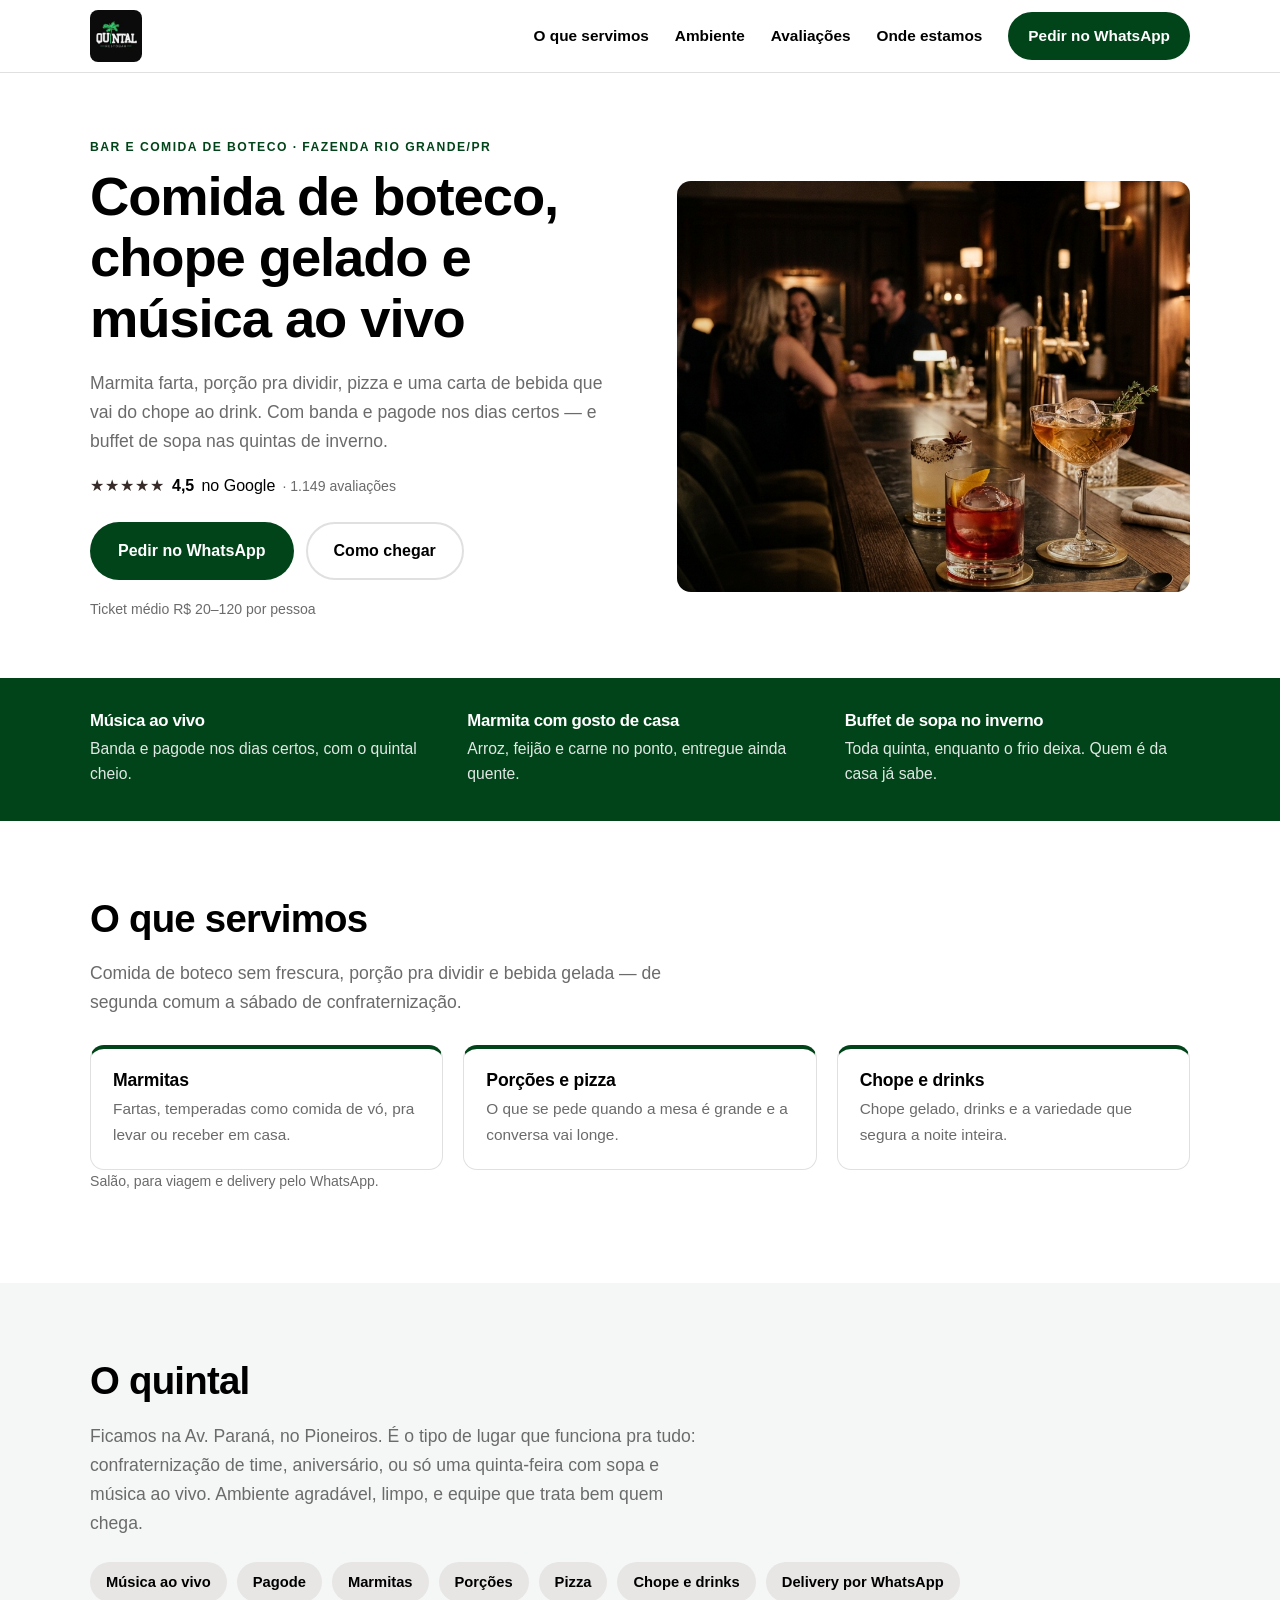
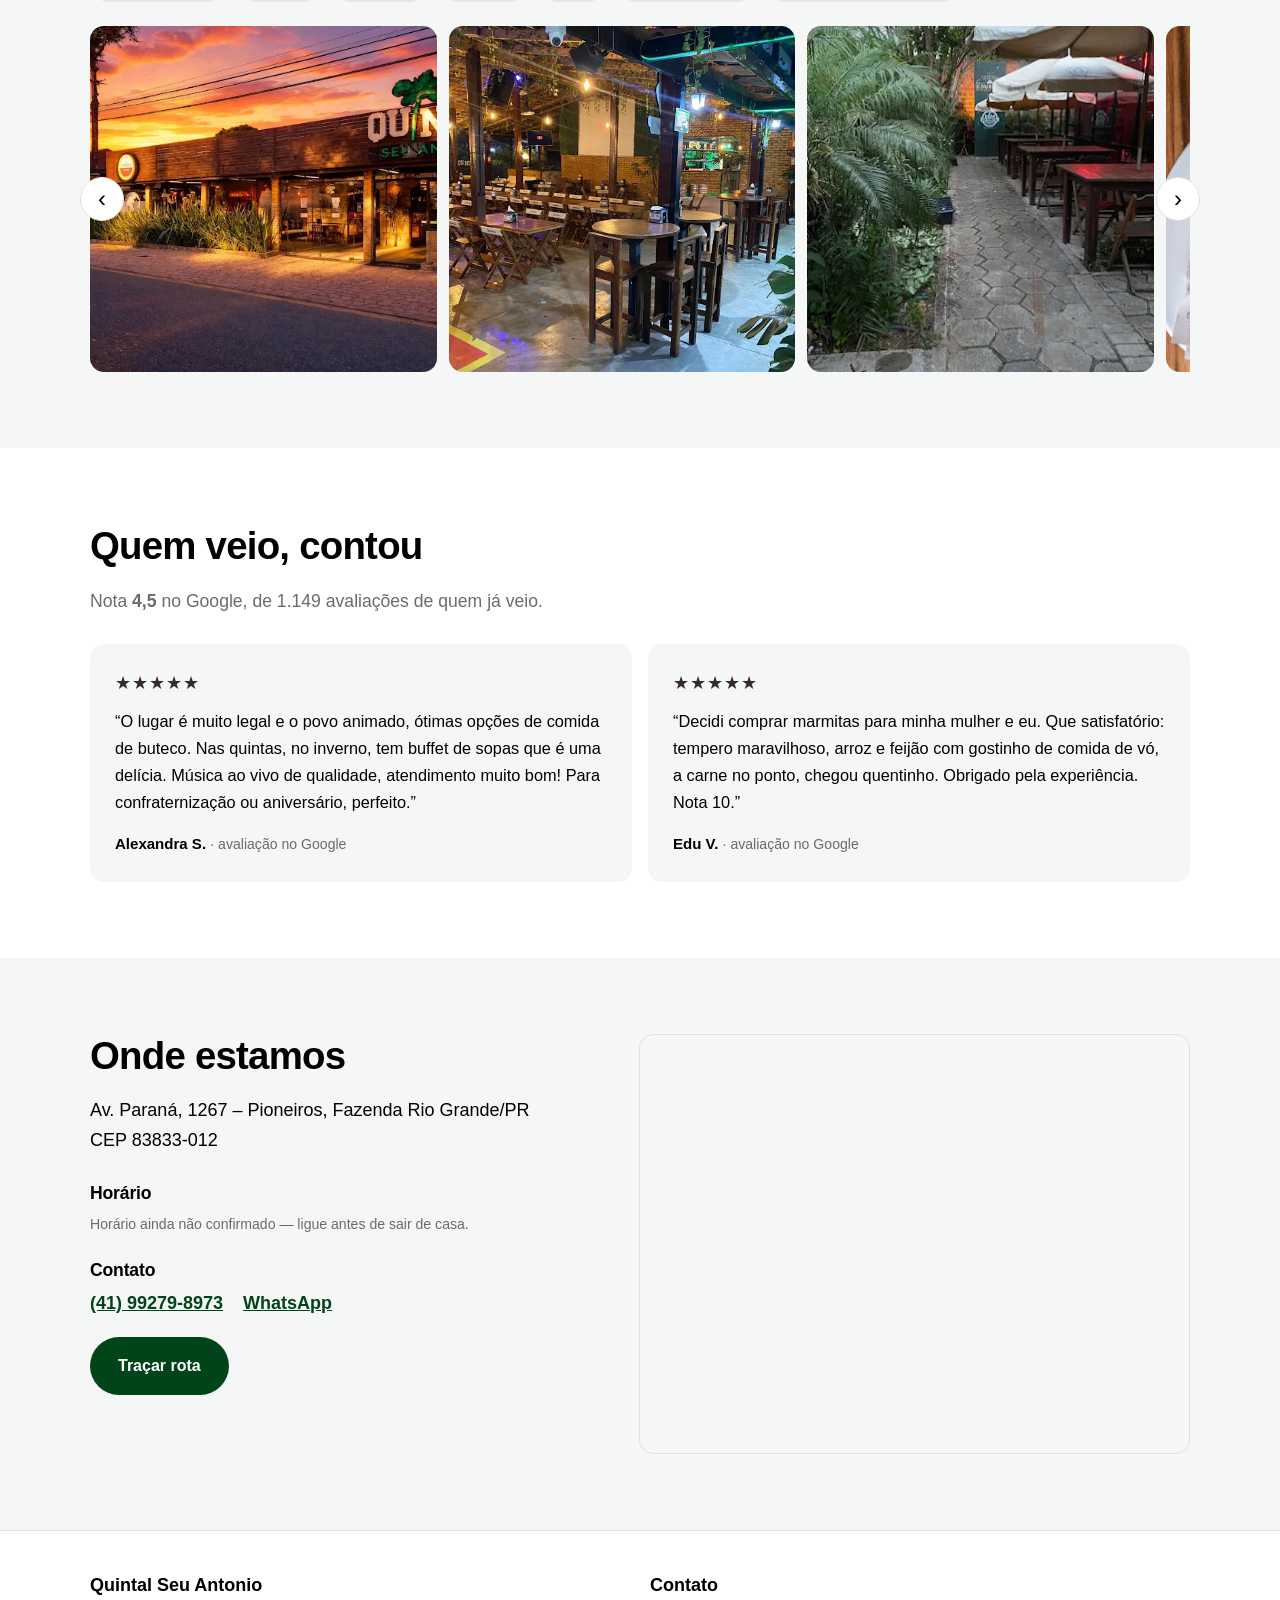
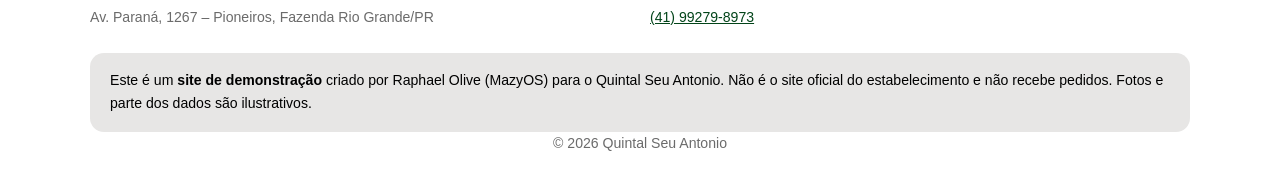
<file: quintal-seu-antonio/index.html>
<!DOCTYPE html>
<html lang="pt-BR">
<head>
<meta charset="utf-8">
<meta name="viewport" content="width=device-width, initial-scale=1">
<title>Quintal Seu Antonio — Bar e comida de boteco em Fazenda Rio Grande</title>
<meta name="description" content="Marmita farta, porção pra dividir, pizza e uma carta de bebida que vai do chope ao drink. Com banda e pagode nos dias certos — e buffet de sopa nas quintas de inverno.">
<!-- demo: noindex pra não competir com o perfil real do cliente no Google -->
<meta name="robots" content="noindex, nofollow">
<meta property="og:type" content="website">
<meta property="og:title" content="Quintal Seu Antonio — Bar e comida de boteco em Fazenda Rio Grande">
<meta property="og:description" content="Marmita farta, porção pra dividir, pizza e uma carta de bebida que vai do chope ao drink. Com banda e pagode nos dias certos — e buffet de sopa nas quintas de inverno.">
<meta property="og:image" content="img/hero.jpg">
<meta name="theme-color" content="#024419">
<link rel="stylesheet" href="css/base.css">
<style>
:root {
  --primaria: #024419;
  --primaria-escura: #023614;
  --primaria-clara: #e6ece8;
  --sobre-primaria: #ffffff;
  --secundaria: #362B28;
  --secundaria-clara: #e7e6e5;
  --sobre-secundaria: #ffffff;
  --realce: #362B28;
  --realce-claro: #e7e6e5;
  --tinta: #000000;
  --tinta-suave: #6b6b6b;
  --fundo: #ffffff;
  --fundo-alt: #f4f7f5;
  --borda: #e0e0e0;
  --link: #024419;
}
</style>
<script type="application/ld+json">
{
  "@context": "https://schema.org",
  "@type": "Restaurant",
  "name": "Quintal Seu Antonio",
  "description": "Marmita farta, porção pra dividir, pizza e uma carta de bebida que vai do chope ao drink. Com banda e pagode nos dias certos — e buffet de sopa nas quintas de inverno.",
  "address": {
    "@type": "PostalAddress",
    "streetAddress": "Av. Paraná, 1267",
    "addressLocality": "Fazenda Rio Grande",
    "addressRegion": "PR",
    "postalCode": "83833-012",
    "addressCountry": "BR"
  },
  "telephone": "(41) 99279-8973",
  "priceRange": "R$ 20–120 por pessoa",
  "hasMap": "https://www.google.com/maps/search/?api=1&query=Quintal%20Seu%20Antonio%20Av.%20Paran%C3%A1%201267%20Pioneiros%20Fazenda%20Rio%20Grande%20PR",
  "aggregateRating": {
    "@type": "AggregateRating",
    "ratingValue": "4.5",
    "reviewCount": 1149,
    "bestRating": 5
  }
}
</script>
</head>
<body id="inicio">
  <header class="topo">
    <div class="container topo-linha">
      <a class="marca" href="#inicio"><img src="img/logo.jpg" alt="Quintal Seu Antonio" class="logo" width="140" height="48"></a>
      <button class="menu-btn" type="button" aria-expanded="false" aria-controls="menu">
        <span class="sr">Abrir menu</span><span class="hamburguer" aria-hidden="true"></span>
      </button>
      <nav id="menu" class="menu" aria-label="Navegação principal">
        <a href="#cardapio">O que servimos</a>
        <a href="#ambiente">Ambiente</a>
        <a href="#avaliacoes">Avaliações</a>
        <a href="#onde-estamos">Onde estamos</a>
        <a class="btn btn-primario btn-menor" href="https://wa.me/5541992798973?text=Ol%C3%A1!%20Vim%20pelo%20site%20do%20Quintal%20Seu%20Antonio%20e%20queria%20fazer%20um%20pedido." target="_blank" rel="noopener">Pedir no WhatsApp</a>
      </nav>
    </div>
  </header>
  <main>
    <section class="hero">
      <div class="container hero-grid">
        <div class="hero-texto">
          <p class="sobretitulo">Bar e comida de boteco · Fazenda Rio Grande/PR</p>
          <h1>Comida de boteco, chope gelado e música ao vivo</h1>
          <p class="lead">Marmita farta, porção pra dividir, pizza e uma carta de bebida que vai do chope ao drink. Com banda e pagode nos dias certos — e buffet de sopa nas quintas de inverno.</p>
          <p class="nota"><span class="estrelas" aria-hidden="true">★★★★★</span>
            <strong>4,5</strong> no Google
            <span class="miudo">· 1.149 avaliações</span></p>
          <div class="acoes">
            <a class="btn btn-primario" href="https://wa.me/5541992798973?text=Ol%C3%A1!%20Vim%20pelo%20site%20do%20Quintal%20Seu%20Antonio%20e%20queria%20fazer%20um%20pedido." target="_blank" rel="noopener">Pedir no WhatsApp</a>
            <a class="btn btn-vazado" href="#onde-estamos">Como chegar</a>
          </div>
          <p class="miudo">Ticket médio R$ 20–120 por pessoa</p>
        </div>
        <div class="hero-midia">
          <img class="hero-foto" style="object-position:70% 40%;--hero-zoom:1.28;--hero-espelho:-1" src="img/hero.jpg" alt="Drinks no balcão de um bar à noite" width="1200" height="896" fetchpriority="high">
        </div>
      </div>
    </section>
    <section class="faixa">
      <div class="container tira">
        <div class="tira-item">
          <h2 class="tira-titulo">Música ao vivo</h2>
          <p>Banda e pagode nos dias certos, com o quintal cheio.</p>
        </div>
        <div class="tira-item">
          <h2 class="tira-titulo">Marmita com gosto de casa</h2>
          <p>Arroz, feijão e carne no ponto, entregue ainda quente.</p>
        </div>
        <div class="tira-item">
          <h2 class="tira-titulo">Buffet de sopa no inverno</h2>
          <p>Toda quinta, enquanto o frio deixa. Quem é da casa já sabe.</p>
        </div>
      </div>
    </section>
    <section id="cardapio" class="secao">
      <div class="container">
        <h2>O que servimos</h2>
        <p class="lead">Comida de boteco sem frescura, porção pra dividir e bebida gelada — de segunda comum a sábado de confraternização.</p>
        <ul class="cartoes">
          <li class="cartao">
            <h3>Marmitas</h3>
            <p>Fartas, temperadas como comida de vó, pra levar ou receber em casa.</p>
          </li>
          <li class="cartao">
            <h3>Porções e pizza</h3>
            <p>O que se pede quando a mesa é grande e a conversa vai longe.</p>
          </li>
          <li class="cartao">
            <h3>Chope e drinks</h3>
            <p>Chope gelado, drinks e a variedade que segura a noite inteira.</p>
          </li>
        </ul>
        <p class="miudo">Salão, para viagem e delivery pelo WhatsApp.</p>
      </div>
    </section>
    <section id="ambiente" class="secao secao-alt">
      <div class="container">
        <h2>O quintal</h2>
        <p class="lead">Ficamos na Av. Paraná, no Pioneiros. É o tipo de lugar que funciona pra tudo: confraternização de time, aniversário, ou só uma quinta-feira com sopa e música ao vivo. Ambiente agradável, limpo, e equipe que trata bem quem chega.</p>
        <ul class="marcadores">
          <li>Música ao vivo</li>
          <li>Pagode</li>
          <li>Marmitas</li>
          <li>Porções</li>
          <li>Pizza</li>
          <li>Chope e drinks</li>
          <li>Delivery por WhatsApp</li>
        </ul>
        <div class="galeria">
          <button class="galeria-nav prev" type="button" aria-label="Foto anterior">&#8249;</button>
          <ul class="galeria-trilha">
            <li><img src="img/galeria/01-fachada.webp" alt="Fachada do Quintal Seu Antonio no fim da tarde" loading="lazy" width="800" height="800"></li>
            <li><img src="img/galeria/02-salao.webp" alt="Salão do Quintal Seu Antonio com mesas e plantas" loading="lazy" width="800" height="800"></li>
            <li><img src="img/galeria/03-area-externa.webp" alt="Área externa arborizada do Quintal Seu Antonio" loading="lazy" width="800" height="800"></li>
            <li><img src="img/galeria/04-porcao.webp" alt="Porção de bolinhos fritos do Quintal Seu Antonio" loading="lazy" width="800" height="800"></li>
            <li><img src="img/galeria/05-drinks.webp" alt="Drinks coloridos servidos no Quintal Seu Antonio" loading="lazy" width="800" height="800"></li>
            <li><img src="img/galeria/06-drink-da-casa.webp" alt="Drink da casa no Quintal Seu Antonio" loading="lazy" width="800" height="800"></li>
          </ul>
          <button class="galeria-nav next" type="button" aria-label="Próxima foto">&#8250;</button>
        </div>
      </div>
    </section>
    <section id="avaliacoes" class="secao">
      <div class="container">
        <h2>Quem veio, contou</h2>
        <p class="lead">Nota <strong>4,5</strong> no Google, de 1.149 avaliações de quem já veio.</p>
        <div class="depoimentos">
          <figure class="depoimento">
            <div class="estrelas" aria-label="5 de 5 estrelas">★★★★★</div>
            <blockquote>O lugar é muito legal e o povo animado, ótimas opções de comida de buteco. Nas quintas, no inverno, tem buffet de sopas que é uma delícia. Música ao vivo de qualidade, atendimento muito bom! Para confraternização ou aniversário, perfeito.</blockquote>
            <figcaption>Alexandra S. <span class="miudo">· avaliação no Google</span></figcaption>
          </figure>
          <figure class="depoimento">
            <div class="estrelas" aria-label="5 de 5 estrelas">★★★★★</div>
            <blockquote>Decidi comprar marmitas para minha mulher e eu. Que satisfatório: tempero maravilhoso, arroz e feijão com gostinho de comida de vó, a carne no ponto, chegou quentinho. Obrigado pela experiência. Nota 10.</blockquote>
            <figcaption>Edu V. <span class="miudo">· avaliação no Google</span></figcaption>
          </figure>
        </div>
      </div>
    </section>
    <section id="onde-estamos" class="secao secao-alt">
      <div class="container onde-grid">
        <div>
          <h2>Onde estamos</h2>
          <address>
            Av. Paraná, 1267 – Pioneiros, Fazenda Rio Grande/PR<br>
            CEP 83833-012<br>
            
          </address>
          <h3>Horário</h3>
          <p class="miudo">Horário ainda não confirmado — ligue antes de sair de casa.</p>
          <h3>Contato</h3>
          <p class="contato">
            <a href="tel:41992798973">(41) 99279-8973</a>
            <a href="https://wa.me/5541992798973" target="_blank" rel="noopener">WhatsApp</a>
          </p>
          <p><a class="btn btn-primario" href="https://www.google.com/maps/search/?api=1&amp;query=Quintal%20Seu%20Antonio%20Av.%20Paran%C3%A1%201267%20Pioneiros%20Fazenda%20Rio%20Grande%20PR" target="_blank" rel="noopener">Traçar rota</a></p>
        </div>
        <div class="mapa">
          <iframe title="Mapa com a localização do Quintal Seu Antonio" src="https://www.google.com/maps?q=Quintal%20Seu%20Antonio%20Av.%20Paran%C3%A1%201267%20Pioneiros%20Fazenda%20Rio%20Grande%20PR&amp;output=embed" loading="lazy" referrerpolicy="no-referrer-when-downgrade"></iframe>
        </div>
      </div>
    </section>
  </main>
  <footer class="rodape">
    <div class="container">
      <div class="rodape-cols">
        <div>
          <strong>Quintal Seu Antonio</strong>
          <p class="miudo">Av. Paraná, 1267 – Pioneiros, Fazenda Rio Grande/PR</p>
        </div>
        <div>
          <strong>Contato</strong>
          <p class="miudo"><a href="tel:41992798973">(41) 99279-8973</a></p>
        </div>
      </div>
      <p class="demo-aviso">
        Este é um <strong>site de demonstração</strong> criado por Raphael Olive (MazyOS)
        para o Quintal Seu Antonio. Não é o site oficial do estabelecimento e não recebe pedidos.
        Fotos e parte dos dados são ilustrativos.
      </p>
      <p class="miudo creditos">© <span id="ano"></span> Quintal Seu Antonio</p>
    </div>
  </footer>
<script src="js/site.js" defer></script>
</body>
</html>
</file>
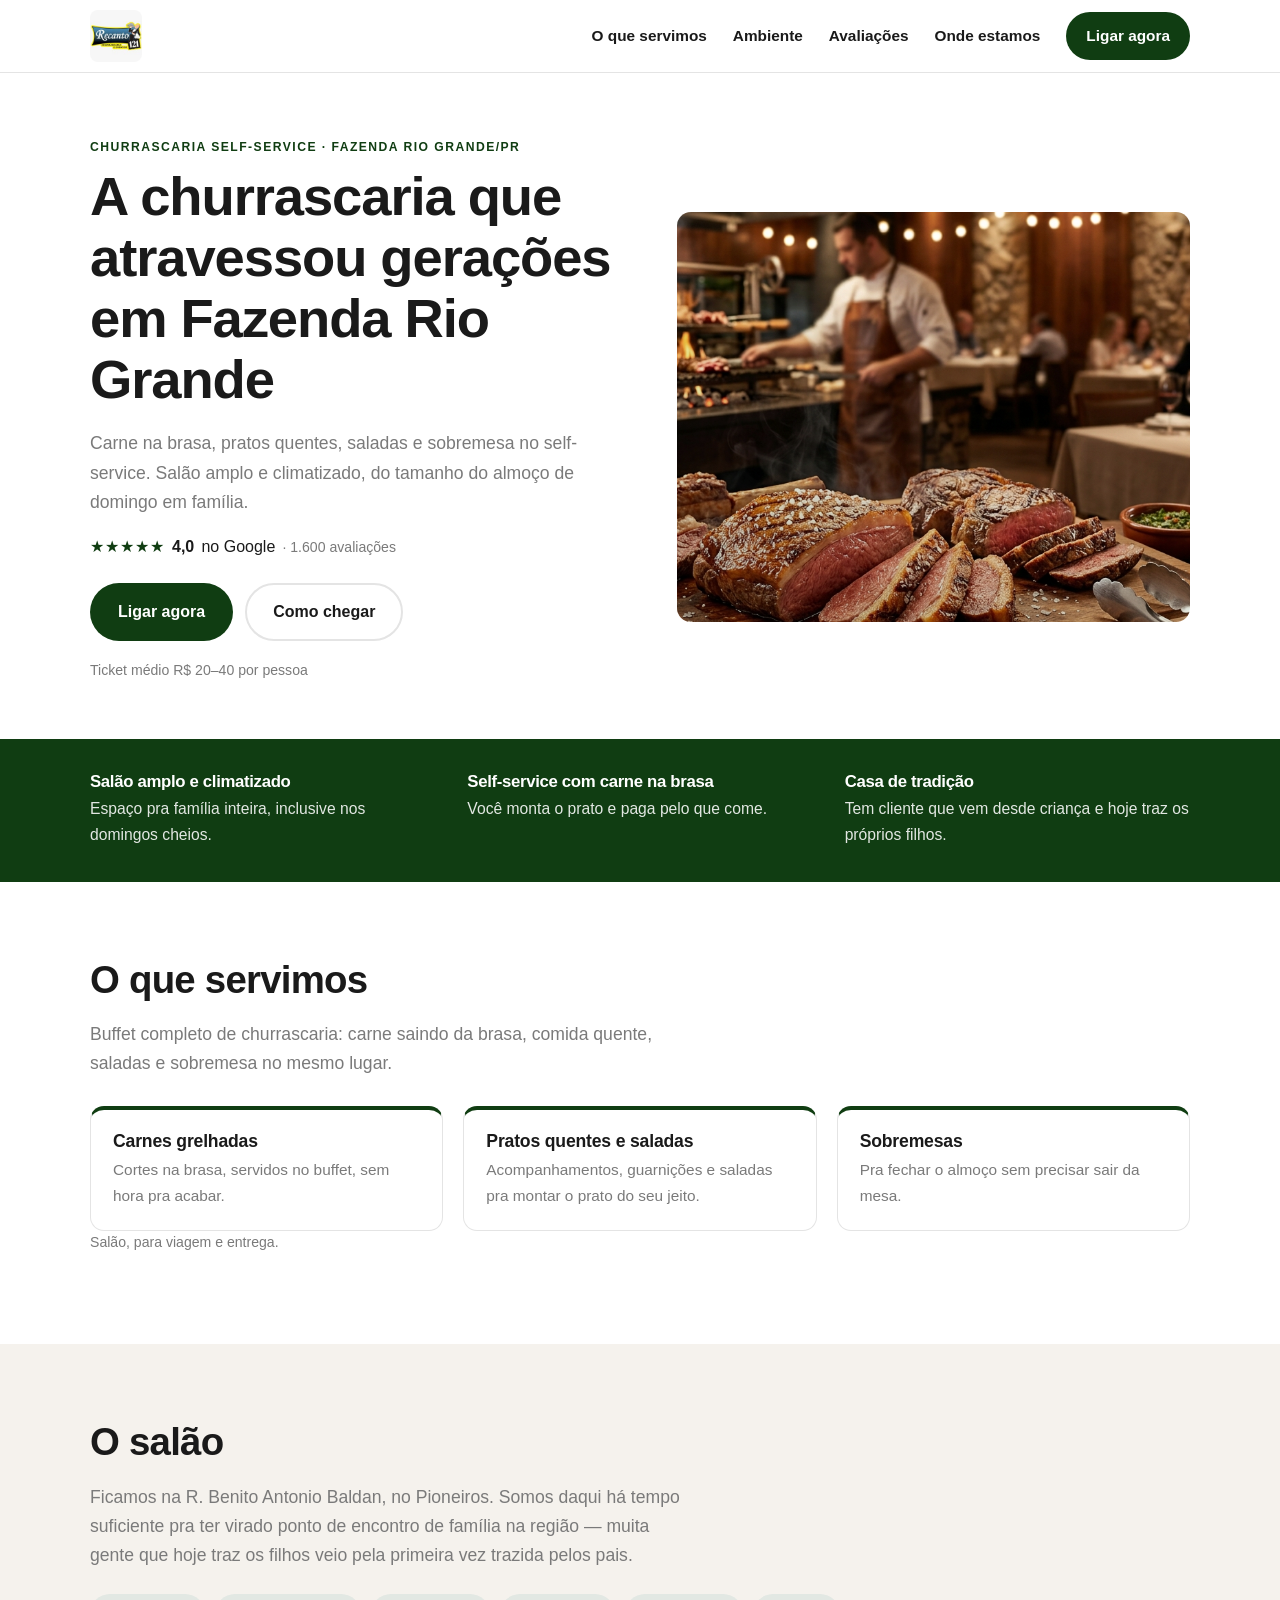
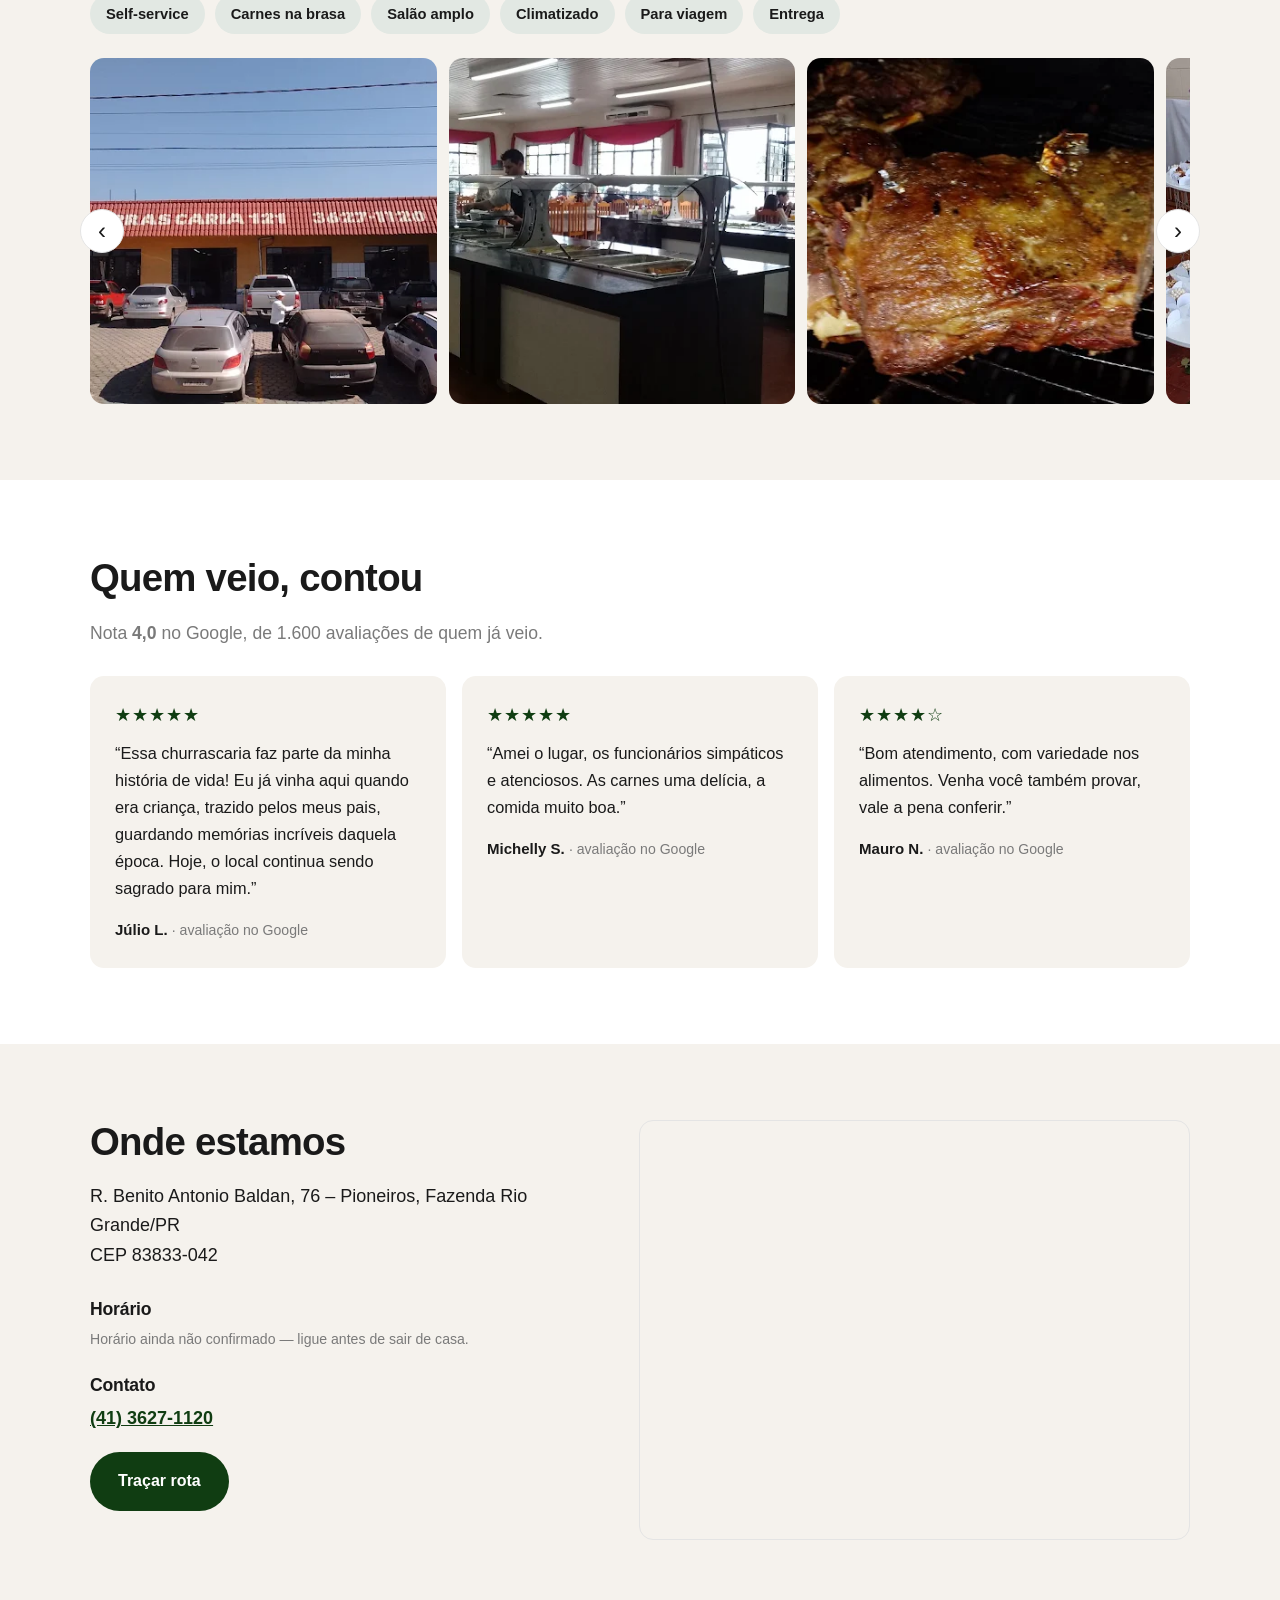
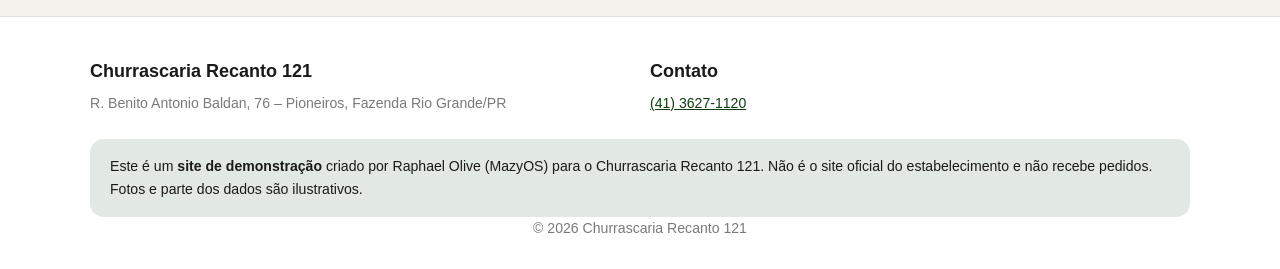
<file: recanto-121/index.html>
<!DOCTYPE html>
<html lang="pt-BR">
<head>
<meta charset="utf-8">
<meta name="viewport" content="width=device-width, initial-scale=1">
<title>Churrascaria Recanto 121 — Churrascaria self-service em Fazenda Rio Grande</title>
<meta name="description" content="Carne na brasa, pratos quentes, saladas e sobremesa no self-service. Salão amplo e climatizado, do tamanho do almoço de domingo em família.">
<!-- demo: noindex pra não competir com o perfil real do cliente no Google -->
<meta name="robots" content="noindex, nofollow">
<meta property="og:type" content="website">
<meta property="og:title" content="Churrascaria Recanto 121 — Churrascaria self-service em Fazenda Rio Grande">
<meta property="og:description" content="Carne na brasa, pratos quentes, saladas e sobremesa no self-service. Salão amplo e climatizado, do tamanho do almoço de domingo em família.">
<meta property="og:image" content="img/hero.jpg">
<meta name="theme-color" content="#103D12">
<link rel="stylesheet" href="css/base.css">
<style>
:root {
  --primaria: #103D12;
  --primaria-escura: #0d310e;
  --primaria-clara: #e7ece7;
  --sobre-primaria: #ffffff;
  --secundaria: #F9BF04;
  --secundaria-clara: #fef7e1;
  --sobre-secundaria: #1a1a1a;
  --realce: #103D12;
  --realce-claro: #e2e8e3;
  --tinta: #1a1a1a;
  --tinta-suave: #7a7a7a;
  --fundo: #ffffff;
  --fundo-alt: #F5F2ED;
  --borda: #e4e4e4;
  --link: #103D12;
}
</style>
<script type="application/ld+json">
{
  "@context": "https://schema.org",
  "@type": "Restaurant",
  "name": "Churrascaria Recanto 121",
  "description": "Carne na brasa, pratos quentes, saladas e sobremesa no self-service. Salão amplo e climatizado, do tamanho do almoço de domingo em família.",
  "address": {
    "@type": "PostalAddress",
    "streetAddress": "R. Benito Antonio Baldan, 76",
    "addressLocality": "Fazenda Rio Grande",
    "addressRegion": "PR",
    "postalCode": "83833-042",
    "addressCountry": "BR"
  },
  "telephone": "(41) 3627-1120",
  "priceRange": "R$ 20–40 por pessoa",
  "hasMap": "https://www.google.com/maps/search/?api=1&query=Churrascaria%20Recanto%20121%20Rua%20Benito%20Antonio%20Baldan%2076%20Pioneiros%20Fazenda%20Rio%20Grande%20PR",
  "aggregateRating": {
    "@type": "AggregateRating",
    "ratingValue": "4.0",
    "reviewCount": 1600,
    "bestRating": 5
  }
}
</script>
</head>
<body id="inicio">
  <header class="topo">
    <div class="container topo-linha">
      <a class="marca" href="#inicio"><img src="img/logo.jpg" alt="Churrascaria Recanto 121" class="logo" width="140" height="48"></a>
      <button class="menu-btn" type="button" aria-expanded="false" aria-controls="menu">
        <span class="sr">Abrir menu</span><span class="hamburguer" aria-hidden="true"></span>
      </button>
      <nav id="menu" class="menu" aria-label="Navegação principal">
        <a href="#cardapio">O que servimos</a>
        <a href="#ambiente">Ambiente</a>
        <a href="#avaliacoes">Avaliações</a>
        <a href="#onde-estamos">Onde estamos</a>
        <a class="btn btn-primario btn-menor" href="tel:4136271120">Ligar agora</a>
      </nav>
    </div>
  </header>
  <main>
    <section class="hero">
      <div class="container hero-grid">
        <div class="hero-texto">
          <p class="sobretitulo">Churrascaria self-service · Fazenda Rio Grande/PR</p>
          <h1>A churrascaria que atravessou gerações em Fazenda Rio Grande</h1>
          <p class="lead">Carne na brasa, pratos quentes, saladas e sobremesa no self-service. Salão amplo e climatizado, do tamanho do almoço de domingo em família.</p>
          <p class="nota"><span class="estrelas" aria-hidden="true">★★★★★</span>
            <strong>4,0</strong> no Google
            <span class="miudo">· 1.600 avaliações</span></p>
          <div class="acoes">
            <a class="btn btn-primario" href="tel:4136271120">Ligar agora</a>
            <a class="btn btn-vazado" href="#onde-estamos">Como chegar</a>
          </div>
          <p class="miudo">Ticket médio R$ 20–40 por pessoa</p>
        </div>
        <div class="hero-midia">
          <img class="hero-foto" style="object-position:85% 30%;--hero-zoom:1.5" src="img/hero.jpg" alt="Churrasco fatiado sobre tábua de madeira" width="1200" height="896" fetchpriority="high">
        </div>
      </div>
    </section>
    <section class="faixa">
      <div class="container tira">
        <div class="tira-item">
          <h2 class="tira-titulo">Salão amplo e climatizado</h2>
          <p>Espaço pra família inteira, inclusive nos domingos cheios.</p>
        </div>
        <div class="tira-item">
          <h2 class="tira-titulo">Self-service com carne na brasa</h2>
          <p>Você monta o prato e paga pelo que come.</p>
        </div>
        <div class="tira-item">
          <h2 class="tira-titulo">Casa de tradição</h2>
          <p>Tem cliente que vem desde criança e hoje traz os próprios filhos.</p>
        </div>
      </div>
    </section>
    <section id="cardapio" class="secao">
      <div class="container">
        <h2>O que servimos</h2>
        <p class="lead">Buffet completo de churrascaria: carne saindo da brasa, comida quente, saladas e sobremesa no mesmo lugar.</p>
        <ul class="cartoes">
          <li class="cartao">
            <h3>Carnes grelhadas</h3>
            <p>Cortes na brasa, servidos no buffet, sem hora pra acabar.</p>
          </li>
          <li class="cartao">
            <h3>Pratos quentes e saladas</h3>
            <p>Acompanhamentos, guarnições e saladas pra montar o prato do seu jeito.</p>
          </li>
          <li class="cartao">
            <h3>Sobremesas</h3>
            <p>Pra fechar o almoço sem precisar sair da mesa.</p>
          </li>
        </ul>
        <p class="miudo">Salão, para viagem e entrega.</p>
      </div>
    </section>
    <section id="ambiente" class="secao secao-alt">
      <div class="container">
        <h2>O salão</h2>
        <p class="lead">Ficamos na R. Benito Antonio Baldan, no Pioneiros. Somos daqui há tempo suficiente pra ter virado ponto de encontro de família na região — muita gente que hoje traz os filhos veio pela primeira vez trazida pelos pais.</p>
        <ul class="marcadores">
          <li>Self-service</li>
          <li>Carnes na brasa</li>
          <li>Salão amplo</li>
          <li>Climatizado</li>
          <li>Para viagem</li>
          <li>Entrega</li>
        </ul>
        <div class="galeria">
          <button class="galeria-nav prev" type="button" aria-label="Foto anterior">&#8249;</button>
          <ul class="galeria-trilha">
            <li><img src="img/galeria/01-fachada.webp" alt="Fachada da Churrascaria Recanto 121 com o estacionamento cheio" loading="lazy" width="800" height="800"></li>
            <li><img src="img/galeria/02-buffet.webp" alt="Buffet self-service da Churrascaria Recanto 121" loading="lazy" width="800" height="800"></li>
            <li><img src="img/galeria/04-carne.webp" alt="Costela assada na brasa na Churrascaria Recanto 121" loading="lazy" width="800" height="800"></li>
            <li><img src="img/galeria/03-eventos.webp" alt="Mesa de doces montada para evento na Churrascaria Recanto 121" loading="lazy" width="800" height="800"></li>
          </ul>
          <button class="galeria-nav next" type="button" aria-label="Próxima foto">&#8250;</button>
        </div>
      </div>
    </section>
    <section id="avaliacoes" class="secao">
      <div class="container">
        <h2>Quem veio, contou</h2>
        <p class="lead">Nota <strong>4,0</strong> no Google, de 1.600 avaliações de quem já veio.</p>
        <div class="depoimentos">
          <figure class="depoimento">
            <div class="estrelas" aria-label="5 de 5 estrelas">★★★★★</div>
            <blockquote>Essa churrascaria faz parte da minha história de vida! Eu já vinha aqui quando era criança, trazido pelos meus pais, guardando memórias incríveis daquela época. Hoje, o local continua sendo sagrado para mim.</blockquote>
            <figcaption>Júlio L. <span class="miudo">· avaliação no Google</span></figcaption>
          </figure>
          <figure class="depoimento">
            <div class="estrelas" aria-label="5 de 5 estrelas">★★★★★</div>
            <blockquote>Amei o lugar, os funcionários simpáticos e atenciosos. As carnes uma delícia, a comida muito boa.</blockquote>
            <figcaption>Michelly S. <span class="miudo">· avaliação no Google</span></figcaption>
          </figure>
          <figure class="depoimento">
            <div class="estrelas" aria-label="4 de 5 estrelas">★★★★☆</div>
            <blockquote>Bom atendimento, com variedade nos alimentos. Venha você também provar, vale a pena conferir.</blockquote>
            <figcaption>Mauro N. <span class="miudo">· avaliação no Google</span></figcaption>
          </figure>
        </div>
      </div>
    </section>
    <section id="onde-estamos" class="secao secao-alt">
      <div class="container onde-grid">
        <div>
          <h2>Onde estamos</h2>
          <address>
            R. Benito Antonio Baldan, 76 – Pioneiros, Fazenda Rio Grande/PR<br>
            CEP 83833-042<br>
            
          </address>
          <h3>Horário</h3>
          <p class="miudo">Horário ainda não confirmado — ligue antes de sair de casa.</p>
          <h3>Contato</h3>
          <p class="contato">
            <a href="tel:4136271120">(41) 3627-1120</a>
            
          </p>
          <p><a class="btn btn-primario" href="https://www.google.com/maps/search/?api=1&amp;query=Churrascaria%20Recanto%20121%20Rua%20Benito%20Antonio%20Baldan%2076%20Pioneiros%20Fazenda%20Rio%20Grande%20PR" target="_blank" rel="noopener">Traçar rota</a></p>
        </div>
        <div class="mapa">
          <iframe title="Mapa com a localização do Churrascaria Recanto 121" src="https://www.google.com/maps?q=Churrascaria%20Recanto%20121%20Rua%20Benito%20Antonio%20Baldan%2076%20Pioneiros%20Fazenda%20Rio%20Grande%20PR&amp;output=embed" loading="lazy" referrerpolicy="no-referrer-when-downgrade"></iframe>
        </div>
      </div>
    </section>
  </main>
  <footer class="rodape">
    <div class="container">
      <div class="rodape-cols">
        <div>
          <strong>Churrascaria Recanto 121</strong>
          <p class="miudo">R. Benito Antonio Baldan, 76 – Pioneiros, Fazenda Rio Grande/PR</p>
        </div>
        <div>
          <strong>Contato</strong>
          <p class="miudo"><a href="tel:4136271120">(41) 3627-1120</a></p>
        </div>
      </div>
      <p class="demo-aviso">
        Este é um <strong>site de demonstração</strong> criado por Raphael Olive (MazyOS)
        para o Churrascaria Recanto 121. Não é o site oficial do estabelecimento e não recebe pedidos.
        Fotos e parte dos dados são ilustrativos.
      </p>
      <p class="miudo creditos">© <span id="ano"></span> Churrascaria Recanto 121</p>
    </div>
  </footer>
<script src="js/site.js" defer></script>
</body>
</html>
</file>
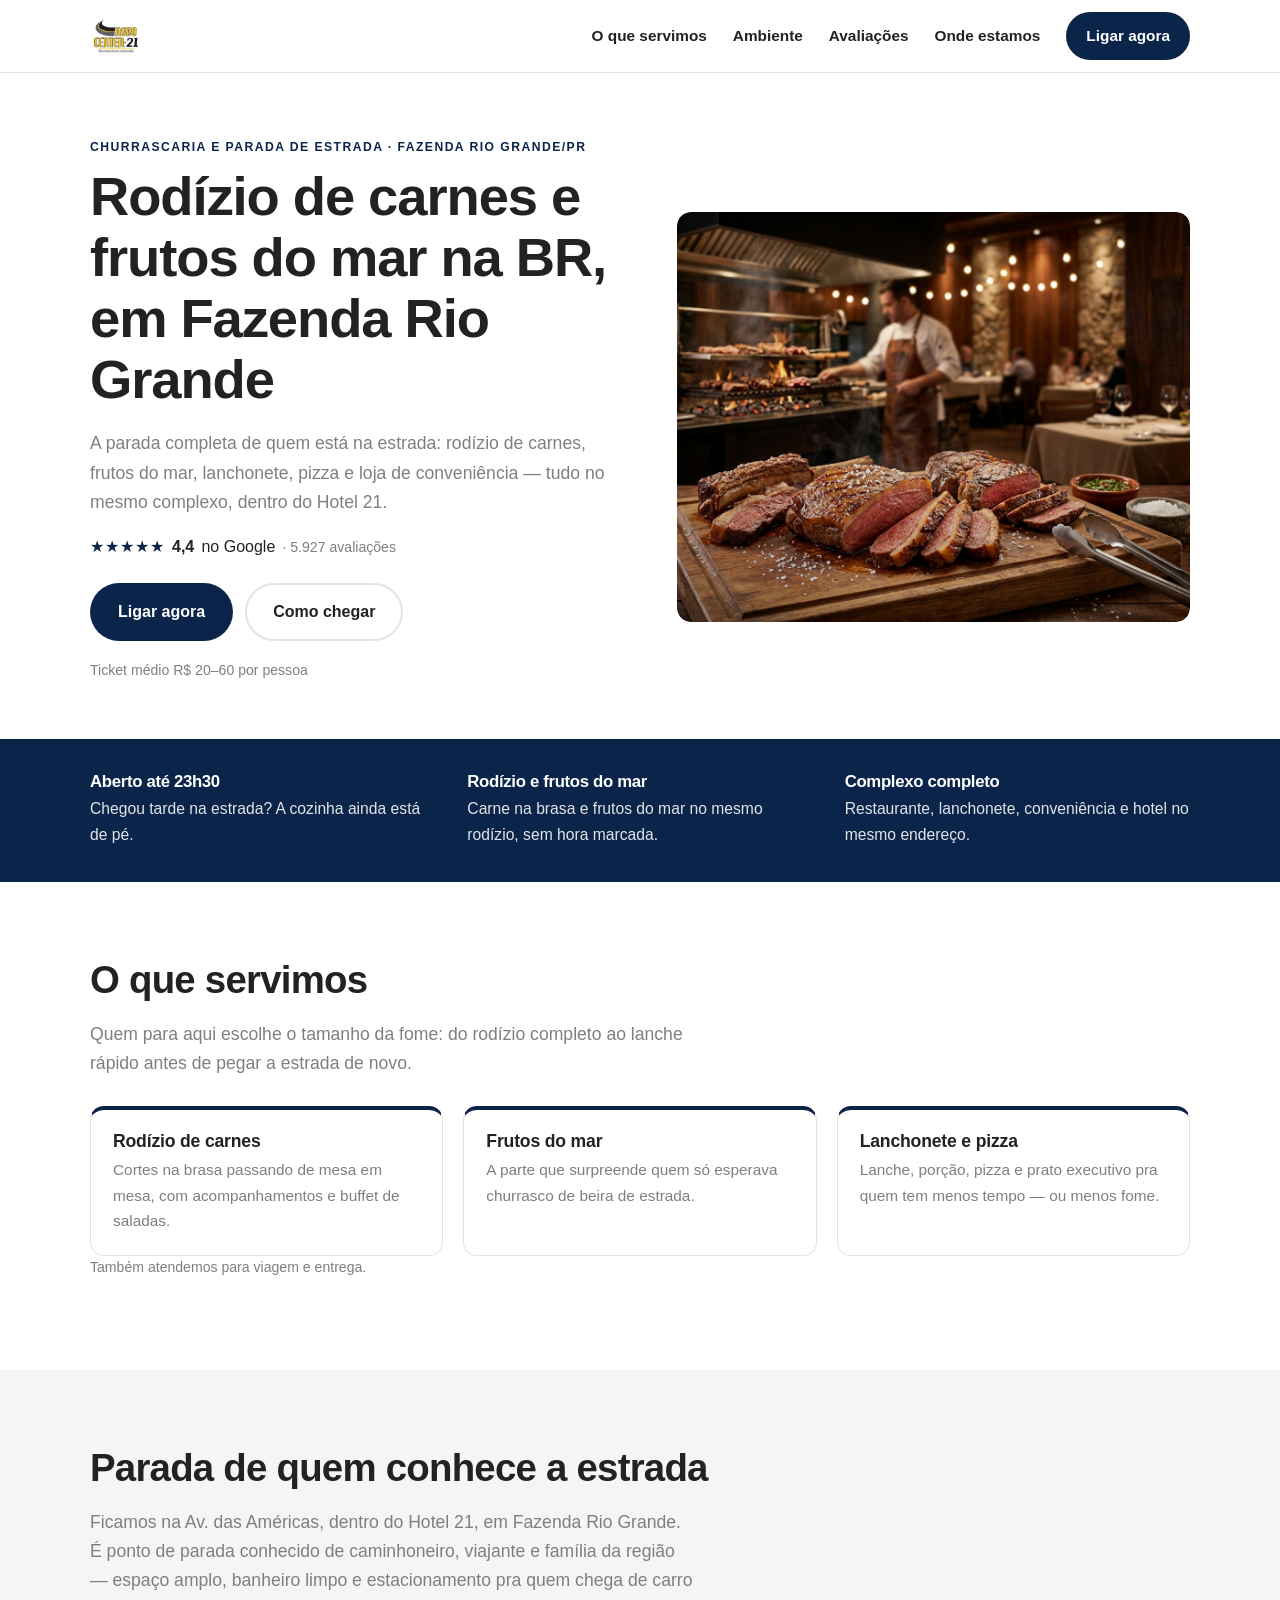
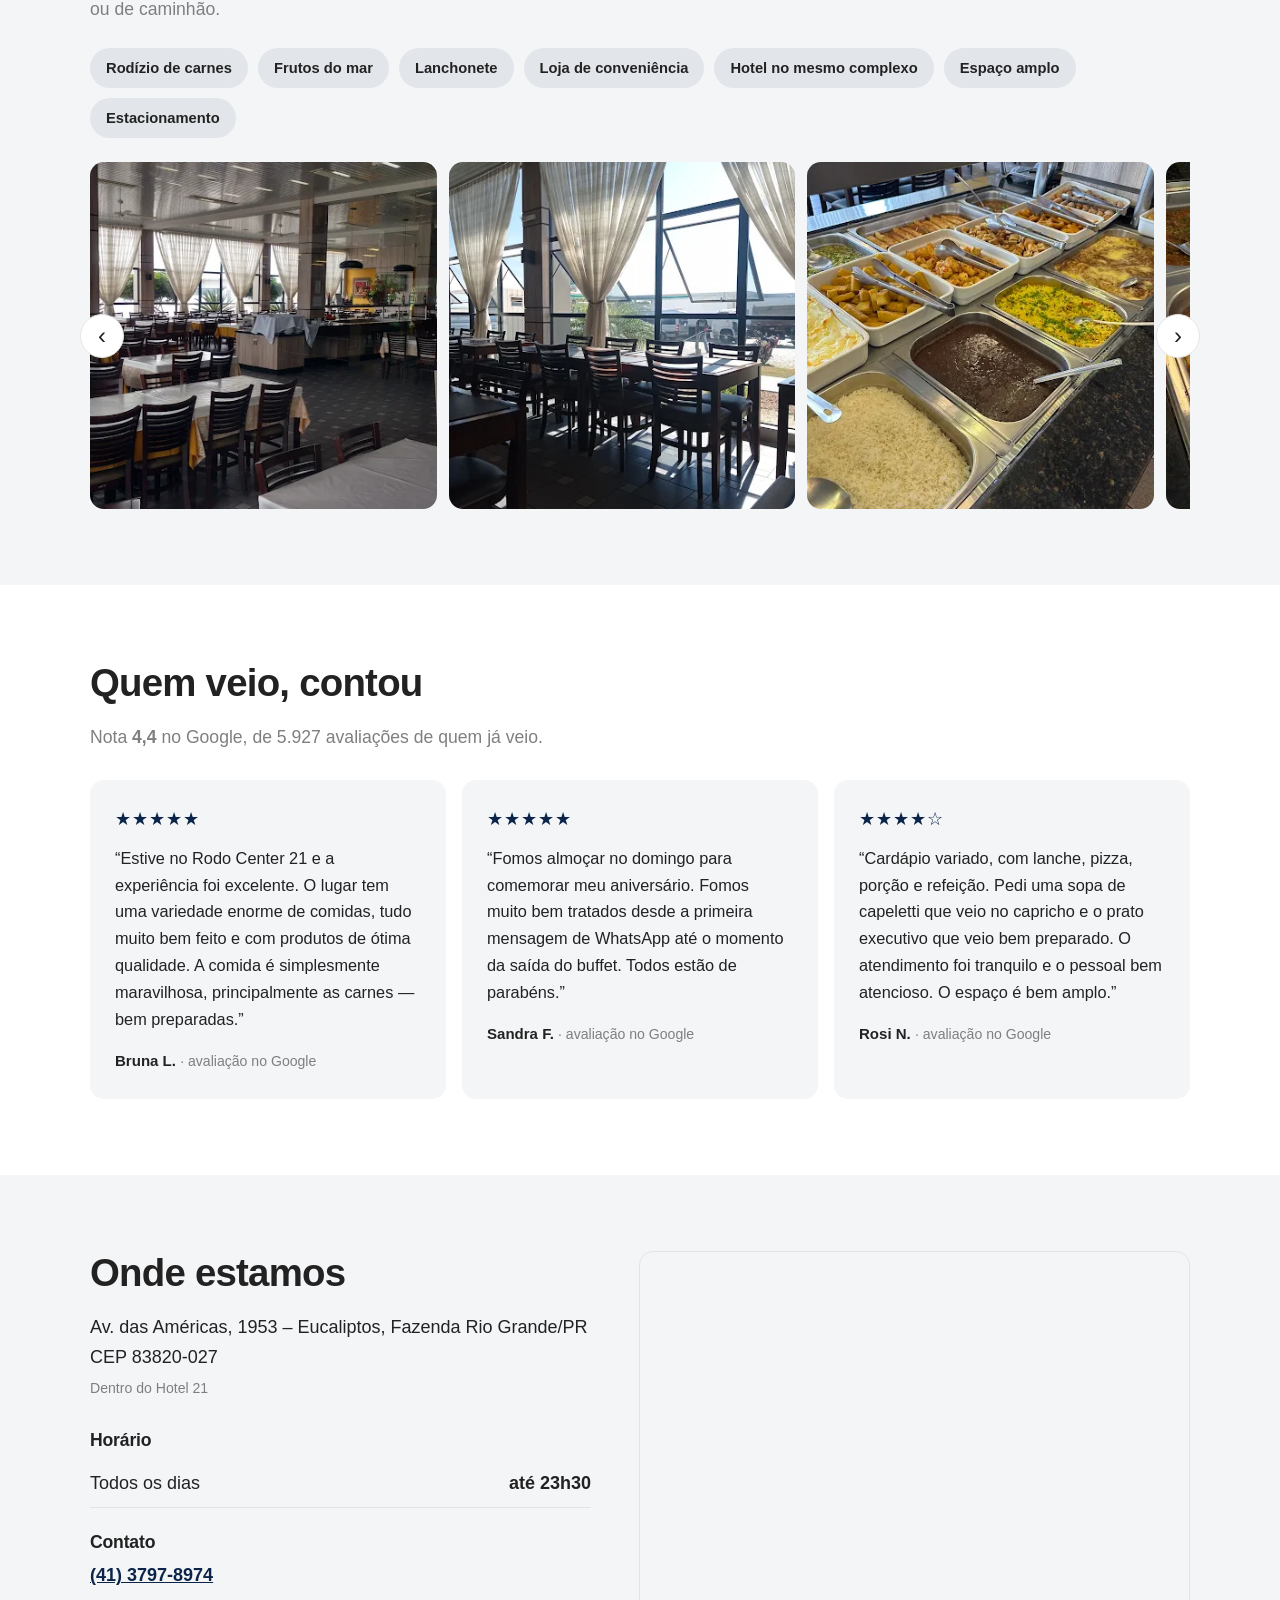
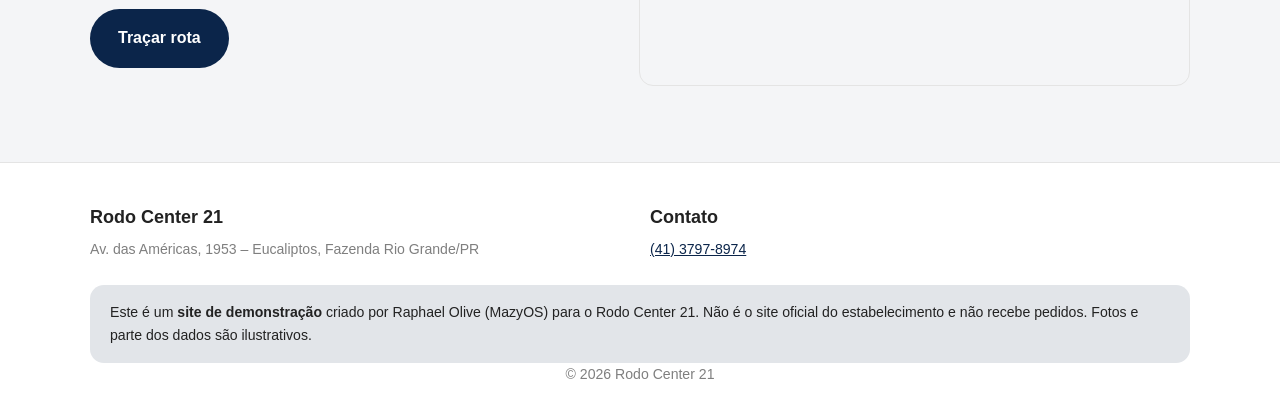
<file: rodo-center-21/index.html>
<!DOCTYPE html>
<html lang="pt-BR">
<head>
<meta charset="utf-8">
<meta name="viewport" content="width=device-width, initial-scale=1">
<title>Rodo Center 21 — Churrascaria e parada de estrada em Fazenda Rio Grande</title>
<meta name="description" content="A parada completa de quem está na estrada: rodízio de carnes, frutos do mar, lanchonete, pizza e loja de conveniência — tudo no mesmo complexo, dentro do Hotel 21.">
<!-- demo: noindex pra não competir com o perfil real do cliente no Google -->
<meta name="robots" content="noindex, nofollow">
<meta property="og:type" content="website">
<meta property="og:title" content="Rodo Center 21 — Churrascaria e parada de estrada em Fazenda Rio Grande">
<meta property="og:description" content="A parada completa de quem está na estrada: rodízio de carnes, frutos do mar, lanchonete, pizza e loja de conveniência — tudo no mesmo complexo, dentro do Hotel 21.">
<meta property="og:image" content="img/hero.jpg">
<meta name="theme-color" content="#0B254A">
<link rel="stylesheet" href="css/base.css">
<style>
:root {
  --primaria: #0B254A;
  --primaria-escura: #091e3b;
  --primaria-clara: #e7e9ed;
  --sobre-primaria: #ffffff;
  --secundaria: #EFD633;
  --secundaria-clara: #fdfae7;
  --sobre-secundaria: #222222;
  --realce: #0B254A;
  --realce-claro: #e2e5e9;
  --tinta: #222222;
  --tinta-suave: #7f7f7f;
  --fundo: #ffffff;
  --fundo-alt: #f4f5f7;
  --borda: #e4e4e4;
  --link: #0B254A;
}
</style>
<script type="application/ld+json">
{
  "@context": "https://schema.org",
  "@type": "Restaurant",
  "name": "Rodo Center 21",
  "description": "A parada completa de quem está na estrada: rodízio de carnes, frutos do mar, lanchonete, pizza e loja de conveniência — tudo no mesmo complexo, dentro do Hotel 21.",
  "address": {
    "@type": "PostalAddress",
    "streetAddress": "Av. das Américas, 1953",
    "addressLocality": "Fazenda Rio Grande",
    "addressRegion": "PR",
    "postalCode": "83820-027",
    "addressCountry": "BR"
  },
  "telephone": "(41) 3797-8974",
  "priceRange": "R$ 20–60 por pessoa",
  "hasMap": "https://www.google.com/maps/search/?api=1&query=Rodo%20Center%2021%20Av.%20das%20Am%C3%A9ricas%201953%20Eucaliptos%20Fazenda%20Rio%20Grande%20PR",
  "aggregateRating": {
    "@type": "AggregateRating",
    "ratingValue": "4.4",
    "reviewCount": 5927,
    "bestRating": 5
  }
}
</script>
</head>
<body id="inicio">
  <header class="topo">
    <div class="container topo-linha">
      <a class="marca" href="#inicio"><img src="img/logo.jpg" alt="Rodo Center 21" class="logo" width="140" height="48"></a>
      <button class="menu-btn" type="button" aria-expanded="false" aria-controls="menu">
        <span class="sr">Abrir menu</span><span class="hamburguer" aria-hidden="true"></span>
      </button>
      <nav id="menu" class="menu" aria-label="Navegação principal">
        <a href="#cardapio">O que servimos</a>
        <a href="#ambiente">Ambiente</a>
        <a href="#avaliacoes">Avaliações</a>
        <a href="#onde-estamos">Onde estamos</a>
        <a class="btn btn-primario btn-menor" href="tel:4137978974">Ligar agora</a>
      </nav>
    </div>
  </header>
  <main>
    <section class="hero">
      <div class="container hero-grid">
        <div class="hero-texto">
          <p class="sobretitulo">Churrascaria e parada de estrada · Fazenda Rio Grande/PR</p>
          <h1>Rodízio de carnes e frutos do mar na BR, em Fazenda Rio Grande</h1>
          <p class="lead">A parada completa de quem está na estrada: rodízio de carnes, frutos do mar, lanchonete, pizza e loja de conveniência — tudo no mesmo complexo, dentro do Hotel 21.</p>
          <p class="nota"><span class="estrelas" aria-hidden="true">★★★★★</span>
            <strong>4,4</strong> no Google
            <span class="miudo">· 5.927 avaliações</span></p>
          <div class="acoes">
            <a class="btn btn-primario" href="tel:4137978974">Ligar agora</a>
            <a class="btn btn-vazado" href="#onde-estamos">Como chegar</a>
          </div>
          <p class="miudo">Ticket médio R$ 20–60 por pessoa</p>
        </div>
        <div class="hero-midia">
          <img class="hero-foto" style="object-position:50% 40%" src="img/hero.jpg" alt="Cortes de carne fatiados sobre tábua, com a churrasqueira ao fundo" width="1200" height="896" fetchpriority="high">
        </div>
      </div>
    </section>
    <section class="faixa">
      <div class="container tira">
        <div class="tira-item">
          <h2 class="tira-titulo">Aberto até 23h30</h2>
          <p>Chegou tarde na estrada? A cozinha ainda está de pé.</p>
        </div>
        <div class="tira-item">
          <h2 class="tira-titulo">Rodízio e frutos do mar</h2>
          <p>Carne na brasa e frutos do mar no mesmo rodízio, sem hora marcada.</p>
        </div>
        <div class="tira-item">
          <h2 class="tira-titulo">Complexo completo</h2>
          <p>Restaurante, lanchonete, conveniência e hotel no mesmo endereço.</p>
        </div>
      </div>
    </section>
    <section id="cardapio" class="secao">
      <div class="container">
        <h2>O que servimos</h2>
        <p class="lead">Quem para aqui escolhe o tamanho da fome: do rodízio completo ao lanche rápido antes de pegar a estrada de novo.</p>
        <ul class="cartoes">
          <li class="cartao">
            <h3>Rodízio de carnes</h3>
            <p>Cortes na brasa passando de mesa em mesa, com acompanhamentos e buffet de saladas.</p>
          </li>
          <li class="cartao">
            <h3>Frutos do mar</h3>
            <p>A parte que surpreende quem só esperava churrasco de beira de estrada.</p>
          </li>
          <li class="cartao">
            <h3>Lanchonete e pizza</h3>
            <p>Lanche, porção, pizza e prato executivo pra quem tem menos tempo — ou menos fome.</p>
          </li>
        </ul>
        <p class="miudo">Também atendemos para viagem e entrega.</p>
      </div>
    </section>
    <section id="ambiente" class="secao secao-alt">
      <div class="container">
        <h2>Parada de quem conhece a estrada</h2>
        <p class="lead">Ficamos na Av. das Américas, dentro do Hotel 21, em Fazenda Rio Grande. É ponto de parada conhecido de caminhoneiro, viajante e família da região — espaço amplo, banheiro limpo e estacionamento pra quem chega de carro ou de caminhão.</p>
        <ul class="marcadores">
          <li>Rodízio de carnes</li>
          <li>Frutos do mar</li>
          <li>Lanchonete</li>
          <li>Loja de conveniência</li>
          <li>Hotel no mesmo complexo</li>
          <li>Espaço amplo</li>
          <li>Estacionamento</li>
        </ul>
        <div class="galeria">
          <button class="galeria-nav prev" type="button" aria-label="Foto anterior">&#8249;</button>
          <ul class="galeria-trilha">
            <li><img src="img/galeria/01-salao.webp" alt="Salão do Rodo Center 21 com o buffet ao fundo" loading="lazy" width="800" height="800"></li>
            <li><img src="img/galeria/02-salao-janelas.webp" alt="Mesas do Rodo Center 21 junto às janelas" loading="lazy" width="800" height="800"></li>
            <li><img src="img/galeria/03-buffet.webp" alt="Buffet de comida quente do Rodo Center 21" loading="lazy" width="800" height="800"></li>
            <li><img src="img/galeria/04-buffet-fritos.webp" alt="Bandejas de fritos e acompanhamentos no buffet do Rodo Center 21" loading="lazy" width="800" height="800"></li>
            <li><img src="img/galeria/05-lanchonete-e-conveniencia.webp" alt="Lanchonete e loja de conveniência do Rodo Center 21" loading="lazy" width="800" height="800"></li>
          </ul>
          <button class="galeria-nav next" type="button" aria-label="Próxima foto">&#8250;</button>
        </div>
      </div>
    </section>
    <section id="avaliacoes" class="secao">
      <div class="container">
        <h2>Quem veio, contou</h2>
        <p class="lead">Nota <strong>4,4</strong> no Google, de 5.927 avaliações de quem já veio.</p>
        <div class="depoimentos">
          <figure class="depoimento">
            <div class="estrelas" aria-label="5 de 5 estrelas">★★★★★</div>
            <blockquote>Estive no Rodo Center 21 e a experiência foi excelente. O lugar tem uma variedade enorme de comidas, tudo muito bem feito e com produtos de ótima qualidade. A comida é simplesmente maravilhosa, principalmente as carnes — bem preparadas.</blockquote>
            <figcaption>Bruna L. <span class="miudo">· avaliação no Google</span></figcaption>
          </figure>
          <figure class="depoimento">
            <div class="estrelas" aria-label="5 de 5 estrelas">★★★★★</div>
            <blockquote>Fomos almoçar no domingo para comemorar meu aniversário. Fomos muito bem tratados desde a primeira mensagem de WhatsApp até o momento da saída do buffet. Todos estão de parabéns.</blockquote>
            <figcaption>Sandra F. <span class="miudo">· avaliação no Google</span></figcaption>
          </figure>
          <figure class="depoimento">
            <div class="estrelas" aria-label="4 de 5 estrelas">★★★★☆</div>
            <blockquote>Cardápio variado, com lanche, pizza, porção e refeição. Pedi uma sopa de capeletti que veio no capricho e o prato executivo que veio bem preparado. O atendimento foi tranquilo e o pessoal bem atencioso. O espaço é bem amplo.</blockquote>
            <figcaption>Rosi N. <span class="miudo">· avaliação no Google</span></figcaption>
          </figure>
        </div>
      </div>
    </section>
    <section id="onde-estamos" class="secao secao-alt">
      <div class="container onde-grid">
        <div>
          <h2>Onde estamos</h2>
          <address>
            Av. das Américas, 1953 – Eucaliptos, Fazenda Rio Grande/PR<br>
            CEP 83820-027<br>
            <span class="miudo">Dentro do Hotel 21</span>
          </address>
          <h3>Horário</h3>
          <ul class="horarios">
            <li><span>Todos os dias</span><span>até 23h30</span></li>
          </ul>
          <h3>Contato</h3>
          <p class="contato">
            <a href="tel:4137978974">(41) 3797-8974</a>
            
          </p>
          <p><a class="btn btn-primario" href="https://www.google.com/maps/search/?api=1&amp;query=Rodo%20Center%2021%20Av.%20das%20Am%C3%A9ricas%201953%20Eucaliptos%20Fazenda%20Rio%20Grande%20PR" target="_blank" rel="noopener">Traçar rota</a></p>
        </div>
        <div class="mapa">
          <iframe title="Mapa com a localização do Rodo Center 21" src="https://www.google.com/maps?q=Rodo%20Center%2021%20Av.%20das%20Am%C3%A9ricas%201953%20Eucaliptos%20Fazenda%20Rio%20Grande%20PR&amp;output=embed" loading="lazy" referrerpolicy="no-referrer-when-downgrade"></iframe>
        </div>
      </div>
    </section>
  </main>
  <footer class="rodape">
    <div class="container">
      <div class="rodape-cols">
        <div>
          <strong>Rodo Center 21</strong>
          <p class="miudo">Av. das Américas, 1953 – Eucaliptos, Fazenda Rio Grande/PR</p>
        </div>
        <div>
          <strong>Contato</strong>
          <p class="miudo"><a href="tel:4137978974">(41) 3797-8974</a></p>
        </div>
      </div>
      <p class="demo-aviso">
        Este é um <strong>site de demonstração</strong> criado por Raphael Olive (MazyOS)
        para o Rodo Center 21. Não é o site oficial do estabelecimento e não recebe pedidos.
        Fotos e parte dos dados são ilustrativos.
      </p>
      <p class="miudo creditos">© <span id="ano"></span> Rodo Center 21</p>
    </div>
  </footer>
<script src="js/site.js" defer></script>
</body>
</html>
</file>
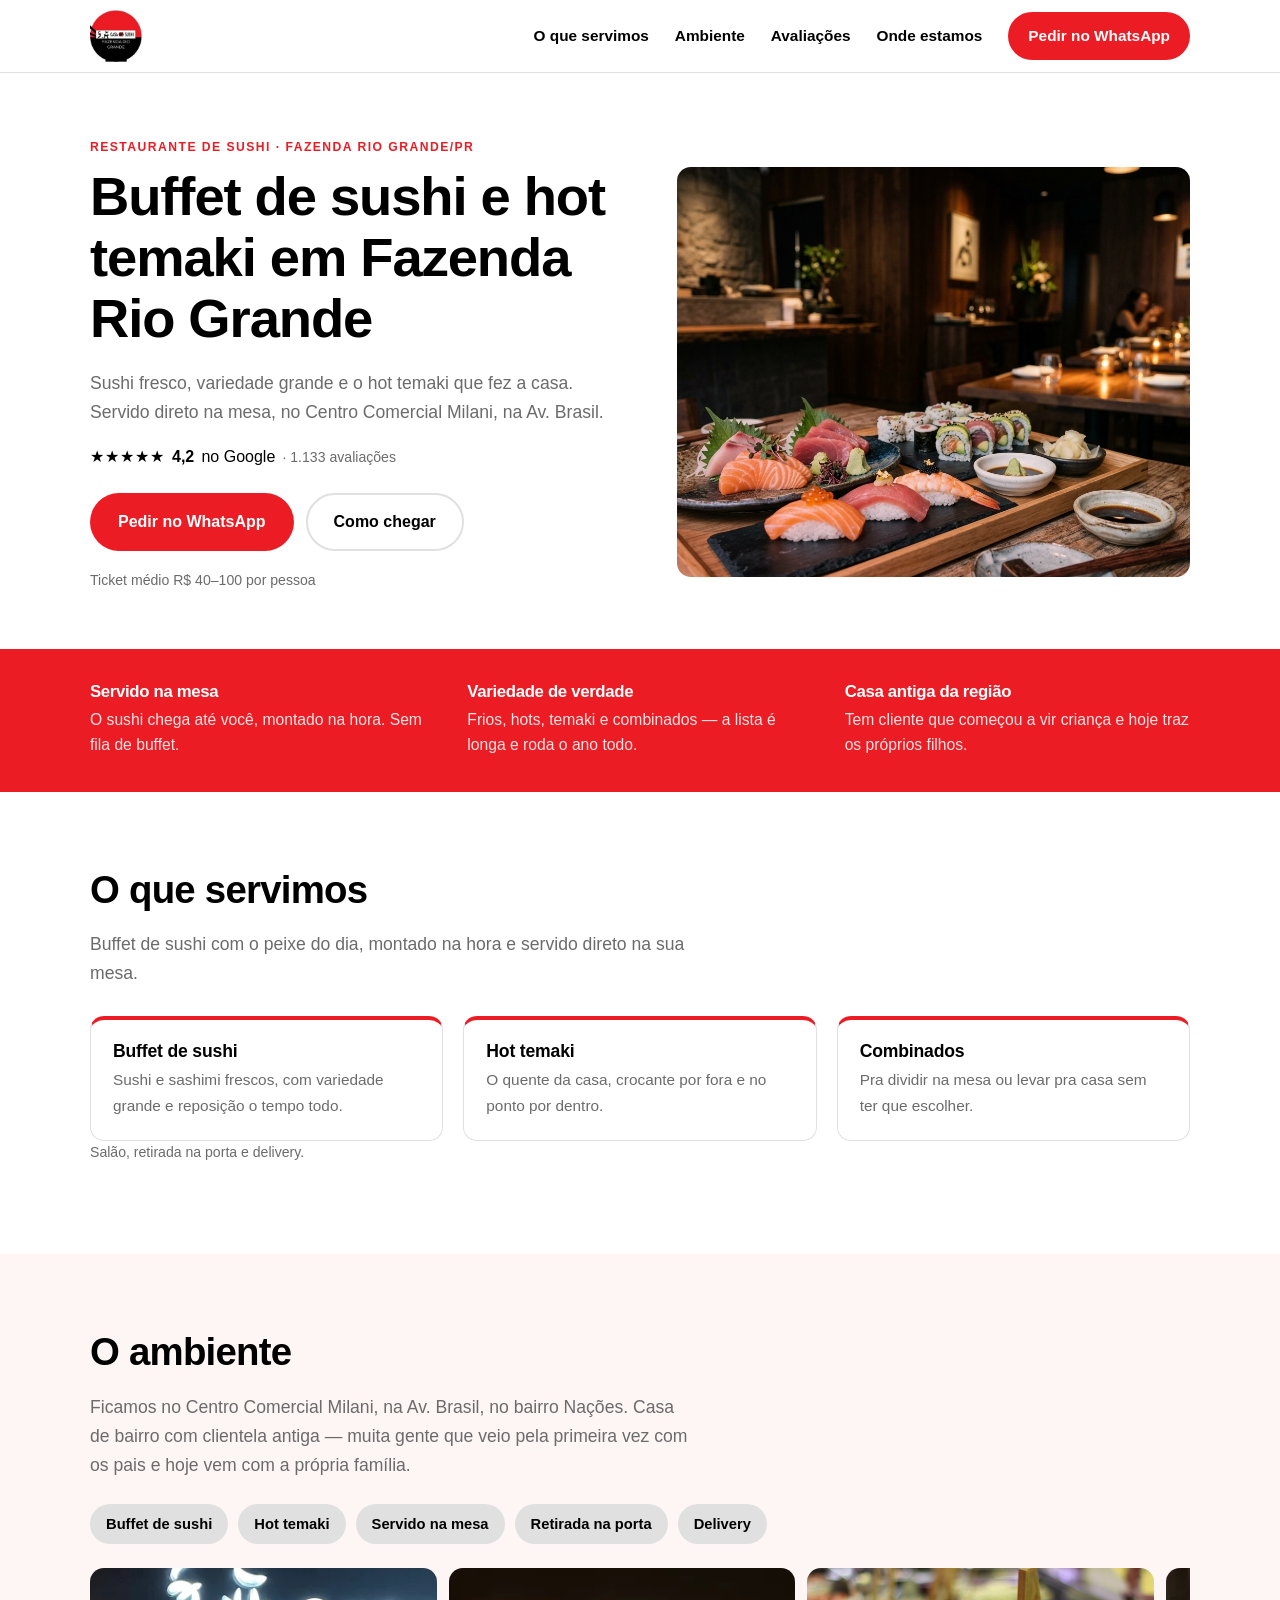
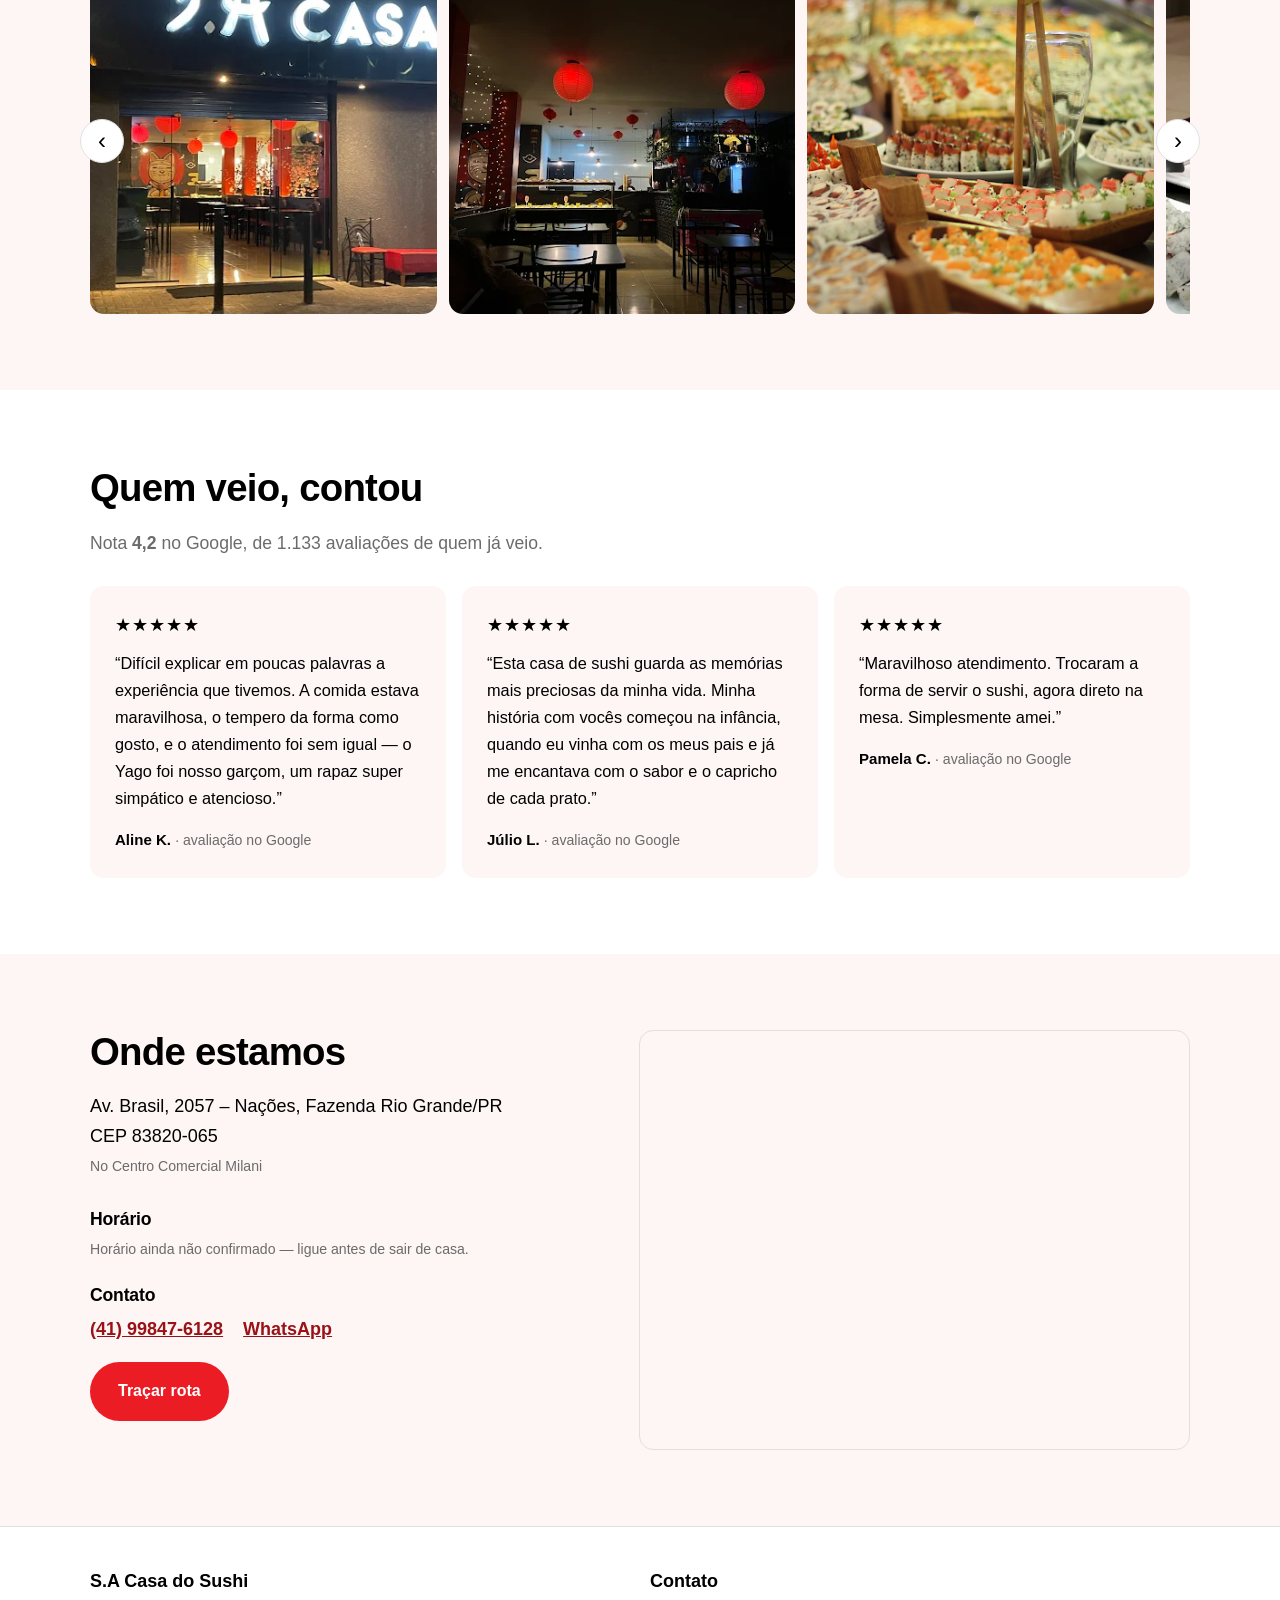
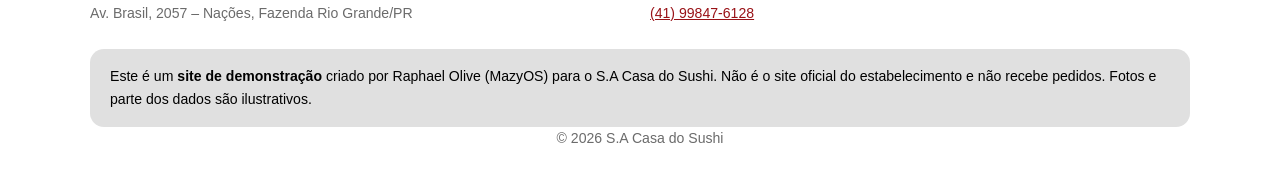
<file: sa-casa-do-sushi/index.html>
<!DOCTYPE html>
<html lang="pt-BR">
<head>
<meta charset="utf-8">
<meta name="viewport" content="width=device-width, initial-scale=1">
<title>S.A Casa do Sushi — Restaurante de sushi em Fazenda Rio Grande</title>
<meta name="description" content="Sushi fresco, variedade grande e o hot temaki que fez a casa. Servido direto na mesa, no Centro Comercial Milani, na Av. Brasil.">
<!-- demo: noindex pra não competir com o perfil real do cliente no Google -->
<meta name="robots" content="noindex, nofollow">
<meta property="og:type" content="website">
<meta property="og:title" content="S.A Casa do Sushi — Restaurante de sushi em Fazenda Rio Grande">
<meta property="og:description" content="Sushi fresco, variedade grande e o hot temaki que fez a casa. Servido direto na mesa, no Centro Comercial Milani, na Av. Brasil.">
<meta property="og:image" content="img/hero.jpg">
<meta name="theme-color" content="#EB1C24">
<link rel="stylesheet" href="css/base.css">
<style>
:root {
  --primaria: #EB1C24;
  --primaria-escura: #bc161d;
  --primaria-clara: #fde8e9;
  --sobre-primaria: #ffffff;
  --secundaria: #000000;
  --secundaria-clara: #e0e0e0;
  --sobre-secundaria: #ffffff;
  --realce: #000000;
  --realce-claro: #e0e0e0;
  --tinta: #000000;
  --tinta-suave: #6b6b6b;
  --fundo: #ffffff;
  --fundo-alt: #fef5f5;
  --borda: #e0e0e0;
  --link: #991217;
}
</style>
<script type="application/ld+json">
{
  "@context": "https://schema.org",
  "@type": "Restaurant",
  "name": "S.A Casa do Sushi",
  "description": "Sushi fresco, variedade grande e o hot temaki que fez a casa. Servido direto na mesa, no Centro Comercial Milani, na Av. Brasil.",
  "address": {
    "@type": "PostalAddress",
    "streetAddress": "Av. Brasil, 2057",
    "addressLocality": "Fazenda Rio Grande",
    "addressRegion": "PR",
    "postalCode": "83820-065",
    "addressCountry": "BR"
  },
  "telephone": "(41) 99847-6128",
  "priceRange": "R$ 40–100 por pessoa",
  "hasMap": "https://www.google.com/maps/search/?api=1&query=S.A%20Casa%20do%20Sushi%20Av.%20Brasil%202057%20Na%C3%A7%C3%B5es%20Fazenda%20Rio%20Grande%20PR",
  "aggregateRating": {
    "@type": "AggregateRating",
    "ratingValue": "4.2",
    "reviewCount": 1133,
    "bestRating": 5
  }
}
</script>
</head>
<body id="inicio">
  <header class="topo">
    <div class="container topo-linha">
      <a class="marca" href="#inicio"><img src="img/logo.jpg" alt="S.A Casa do Sushi" class="logo" width="140" height="48"></a>
      <button class="menu-btn" type="button" aria-expanded="false" aria-controls="menu">
        <span class="sr">Abrir menu</span><span class="hamburguer" aria-hidden="true"></span>
      </button>
      <nav id="menu" class="menu" aria-label="Navegação principal">
        <a href="#cardapio">O que servimos</a>
        <a href="#ambiente">Ambiente</a>
        <a href="#avaliacoes">Avaliações</a>
        <a href="#onde-estamos">Onde estamos</a>
        <a class="btn btn-primario btn-menor" href="https://wa.me/5541998476128?text=Ol%C3%A1!%20Vim%20pelo%20site%20do%20S.A%20Casa%20do%20Sushi%20e%20queria%20fazer%20um%20pedido." target="_blank" rel="noopener">Pedir no WhatsApp</a>
      </nav>
    </div>
  </header>
  <main>
    <section class="hero">
      <div class="container hero-grid">
        <div class="hero-texto">
          <p class="sobretitulo">Restaurante de sushi · Fazenda Rio Grande/PR</p>
          <h1>Buffet de sushi e hot temaki em Fazenda Rio Grande</h1>
          <p class="lead">Sushi fresco, variedade grande e o hot temaki que fez a casa. Servido direto na mesa, no Centro Comercial Milani, na Av. Brasil.</p>
          <p class="nota"><span class="estrelas" aria-hidden="true">★★★★★</span>
            <strong>4,2</strong> no Google
            <span class="miudo">· 1.133 avaliações</span></p>
          <div class="acoes">
            <a class="btn btn-primario" href="https://wa.me/5541998476128?text=Ol%C3%A1!%20Vim%20pelo%20site%20do%20S.A%20Casa%20do%20Sushi%20e%20queria%20fazer%20um%20pedido." target="_blank" rel="noopener">Pedir no WhatsApp</a>
            <a class="btn btn-vazado" href="#onde-estamos">Como chegar</a>
          </div>
          <p class="miudo">Ticket médio R$ 40–100 por pessoa</p>
        </div>
        <div class="hero-midia">
          <img class="hero-foto" style="object-position:26% 56%;--hero-zoom:1.12" src="img/hero.jpg" alt="Tábua com sushi e sashimi variados" width="1200" height="896" fetchpriority="high">
        </div>
      </div>
    </section>
    <section class="faixa">
      <div class="container tira">
        <div class="tira-item">
          <h2 class="tira-titulo">Servido na mesa</h2>
          <p>O sushi chega até você, montado na hora. Sem fila de buffet.</p>
        </div>
        <div class="tira-item">
          <h2 class="tira-titulo">Variedade de verdade</h2>
          <p>Frios, hots, temaki e combinados — a lista é longa e roda o ano todo.</p>
        </div>
        <div class="tira-item">
          <h2 class="tira-titulo">Casa antiga da região</h2>
          <p>Tem cliente que começou a vir criança e hoje traz os próprios filhos.</p>
        </div>
      </div>
    </section>
    <section id="cardapio" class="secao">
      <div class="container">
        <h2>O que servimos</h2>
        <p class="lead">Buffet de sushi com o peixe do dia, montado na hora e servido direto na sua mesa.</p>
        <ul class="cartoes">
          <li class="cartao">
            <h3>Buffet de sushi</h3>
            <p>Sushi e sashimi frescos, com variedade grande e reposição o tempo todo.</p>
          </li>
          <li class="cartao">
            <h3>Hot temaki</h3>
            <p>O quente da casa, crocante por fora e no ponto por dentro.</p>
          </li>
          <li class="cartao">
            <h3>Combinados</h3>
            <p>Pra dividir na mesa ou levar pra casa sem ter que escolher.</p>
          </li>
        </ul>
        <p class="miudo">Salão, retirada na porta e delivery.</p>
      </div>
    </section>
    <section id="ambiente" class="secao secao-alt">
      <div class="container">
        <h2>O ambiente</h2>
        <p class="lead">Ficamos no Centro Comercial Milani, na Av. Brasil, no bairro Nações. Casa de bairro com clientela antiga — muita gente que veio pela primeira vez com os pais e hoje vem com a própria família.</p>
        <ul class="marcadores">
          <li>Buffet de sushi</li>
          <li>Hot temaki</li>
          <li>Servido na mesa</li>
          <li>Retirada na porta</li>
          <li>Delivery</li>
        </ul>
        <div class="galeria">
          <button class="galeria-nav prev" type="button" aria-label="Foto anterior">&#8249;</button>
          <ul class="galeria-trilha">
            <li><img src="img/galeria/01-fachada.webp" alt="Fachada iluminada da S.A Casa do Sushi à noite" loading="lazy" width="800" height="800"></li>
            <li><img src="img/galeria/02-salao.webp" alt="Salão da S.A Casa do Sushi com lanternas vermelhas" loading="lazy" width="800" height="800"></li>
            <li><img src="img/galeria/03-buffet-de-sushi.webp" alt="Buffet de sushi da S.A Casa do Sushi, com barco de madeira" loading="lazy" width="800" height="800"></li>
            <li><img src="img/galeria/04-sushi-variado.webp" alt="Bandejas de sushi variado da S.A Casa do Sushi" loading="lazy" width="800" height="800"></li>
            <li><img src="img/galeria/05-hot-temaki.webp" alt="Prato com hot temaki e sushi da S.A Casa do Sushi" loading="lazy" width="800" height="800"></li>
            <li><img src="img/galeria/06-mesa-servida.webp" alt="Mesa servida com sushi e acompanhamentos na S.A Casa do Sushi" loading="lazy" width="800" height="800"></li>
          </ul>
          <button class="galeria-nav next" type="button" aria-label="Próxima foto">&#8250;</button>
        </div>
      </div>
    </section>
    <section id="avaliacoes" class="secao">
      <div class="container">
        <h2>Quem veio, contou</h2>
        <p class="lead">Nota <strong>4,2</strong> no Google, de 1.133 avaliações de quem já veio.</p>
        <div class="depoimentos">
          <figure class="depoimento">
            <div class="estrelas" aria-label="5 de 5 estrelas">★★★★★</div>
            <blockquote>Difícil explicar em poucas palavras a experiência que tivemos. A comida estava maravilhosa, o tempero da forma como gosto, e o atendimento foi sem igual — o Yago foi nosso garçom, um rapaz super simpático e atencioso.</blockquote>
            <figcaption>Aline K. <span class="miudo">· avaliação no Google</span></figcaption>
          </figure>
          <figure class="depoimento">
            <div class="estrelas" aria-label="5 de 5 estrelas">★★★★★</div>
            <blockquote>Esta casa de sushi guarda as memórias mais preciosas da minha vida. Minha história com vocês começou na infância, quando eu vinha com os meus pais e já me encantava com o sabor e o capricho de cada prato.</blockquote>
            <figcaption>Júlio L. <span class="miudo">· avaliação no Google</span></figcaption>
          </figure>
          <figure class="depoimento">
            <div class="estrelas" aria-label="5 de 5 estrelas">★★★★★</div>
            <blockquote>Maravilhoso atendimento. Trocaram a forma de servir o sushi, agora direto na mesa. Simplesmente amei.</blockquote>
            <figcaption>Pamela C. <span class="miudo">· avaliação no Google</span></figcaption>
          </figure>
        </div>
      </div>
    </section>
    <section id="onde-estamos" class="secao secao-alt">
      <div class="container onde-grid">
        <div>
          <h2>Onde estamos</h2>
          <address>
            Av. Brasil, 2057 – Nações, Fazenda Rio Grande/PR<br>
            CEP 83820-065<br>
            <span class="miudo">No Centro Comercial Milani</span>
          </address>
          <h3>Horário</h3>
          <p class="miudo">Horário ainda não confirmado — ligue antes de sair de casa.</p>
          <h3>Contato</h3>
          <p class="contato">
            <a href="tel:41998476128">(41) 99847-6128</a>
            <a href="https://wa.me/5541998476128" target="_blank" rel="noopener">WhatsApp</a>
          </p>
          <p><a class="btn btn-primario" href="https://www.google.com/maps/search/?api=1&amp;query=S.A%20Casa%20do%20Sushi%20Av.%20Brasil%202057%20Na%C3%A7%C3%B5es%20Fazenda%20Rio%20Grande%20PR" target="_blank" rel="noopener">Traçar rota</a></p>
        </div>
        <div class="mapa">
          <iframe title="Mapa com a localização do S.A Casa do Sushi" src="https://www.google.com/maps?q=S.A%20Casa%20do%20Sushi%20Av.%20Brasil%202057%20Na%C3%A7%C3%B5es%20Fazenda%20Rio%20Grande%20PR&amp;output=embed" loading="lazy" referrerpolicy="no-referrer-when-downgrade"></iframe>
        </div>
      </div>
    </section>
  </main>
  <footer class="rodape">
    <div class="container">
      <div class="rodape-cols">
        <div>
          <strong>S.A Casa do Sushi</strong>
          <p class="miudo">Av. Brasil, 2057 – Nações, Fazenda Rio Grande/PR</p>
        </div>
        <div>
          <strong>Contato</strong>
          <p class="miudo"><a href="tel:41998476128">(41) 99847-6128</a></p>
        </div>
      </div>
      <p class="demo-aviso">
        Este é um <strong>site de demonstração</strong> criado por Raphael Olive (MazyOS)
        para o S.A Casa do Sushi. Não é o site oficial do estabelecimento e não recebe pedidos.
        Fotos e parte dos dados são ilustrativos.
      </p>
      <p class="miudo creditos">© <span id="ano"></span> S.A Casa do Sushi</p>
    </div>
  </footer>
<script src="js/site.js" defer></script>
</body>
</html>
</file>
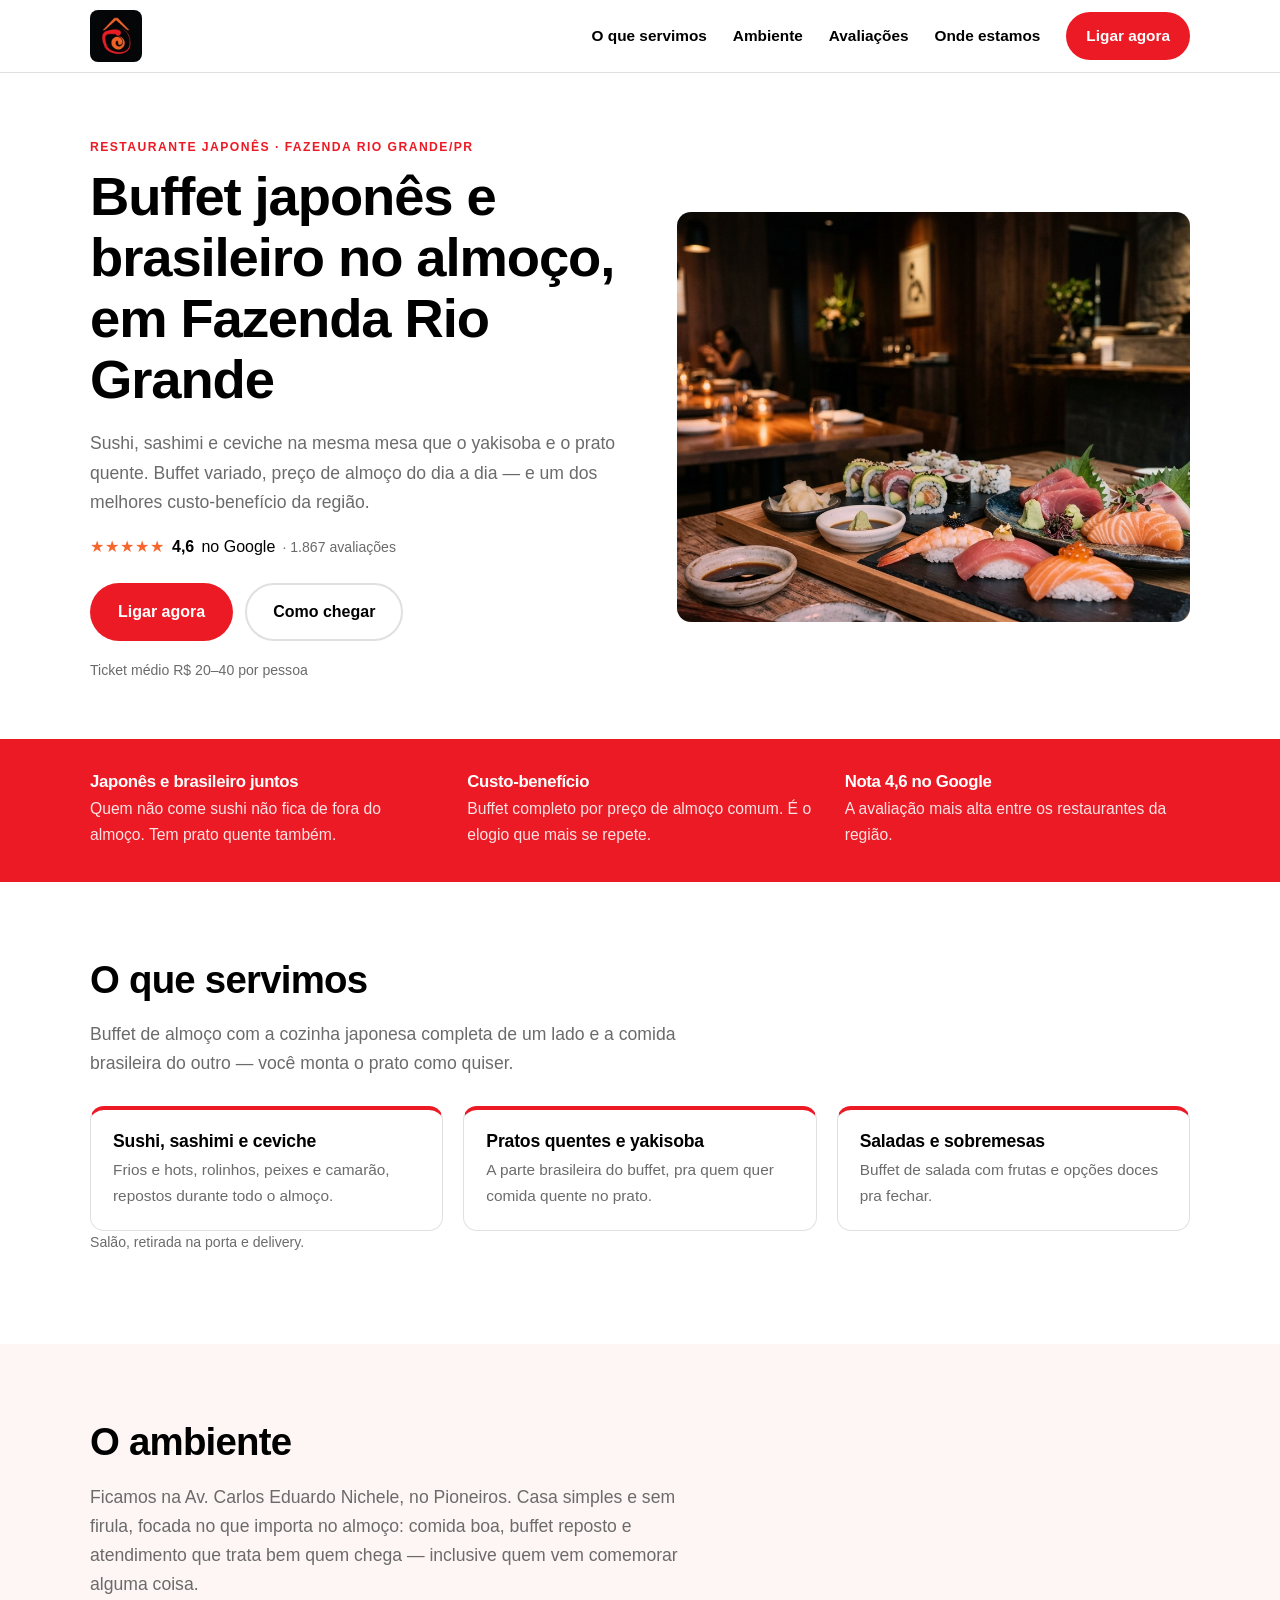
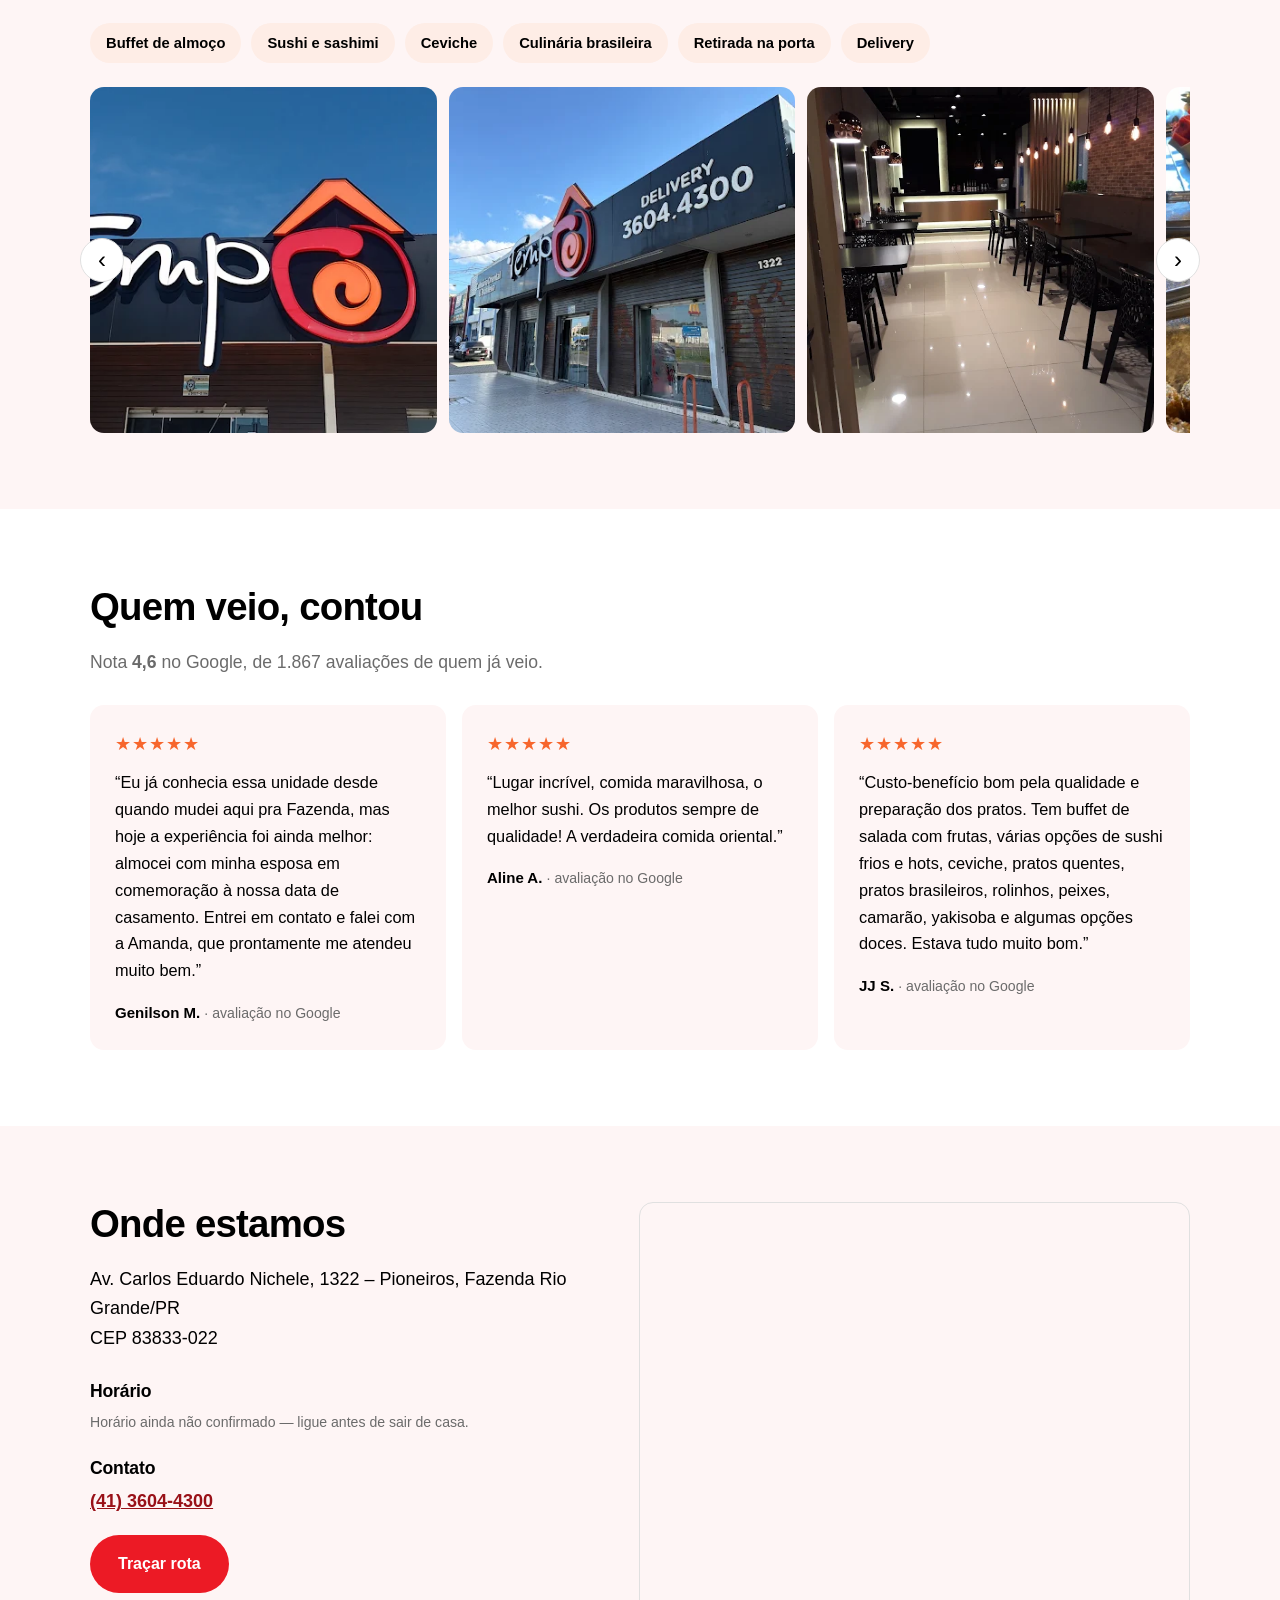
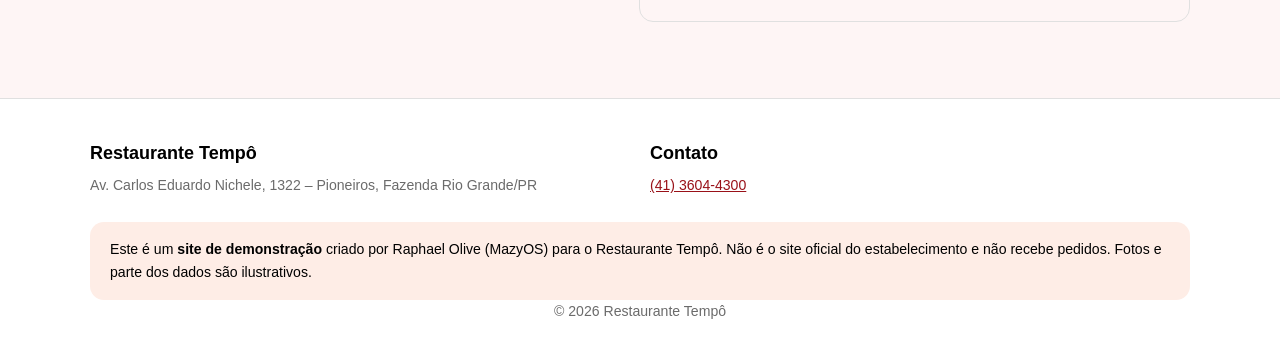
<file: tempo/index.html>
<!DOCTYPE html>
<html lang="pt-BR">
<head>
<meta charset="utf-8">
<meta name="viewport" content="width=device-width, initial-scale=1">
<title>Restaurante Tempô — Restaurante japonês em Fazenda Rio Grande</title>
<meta name="description" content="Sushi, sashimi e ceviche na mesma mesa que o yakisoba e o prato quente. Buffet variado, preço de almoço do dia a dia — e um dos melhores custo-benefício da região.">
<!-- demo: noindex pra não competir com o perfil real do cliente no Google -->
<meta name="robots" content="noindex, nofollow">
<meta property="og:type" content="website">
<meta property="og:title" content="Restaurante Tempô — Restaurante japonês em Fazenda Rio Grande">
<meta property="og:description" content="Sushi, sashimi e ceviche na mesma mesa que o yakisoba e o prato quente. Buffet variado, preço de almoço do dia a dia — e um dos melhores custo-benefício da região.">
<meta property="og:image" content="img/hero.jpg">
<meta name="theme-color" content="#EC1A25">
<link rel="stylesheet" href="css/base.css">
<style>
:root {
  --primaria: #EC1A25;
  --primaria-escura: #bd151e;
  --primaria-clara: #fde8e9;
  --sobre-primaria: #ffffff;
  --secundaria: #F7662D;
  --secundaria-clara: #feede6;
  --sobre-secundaria: #000000;
  --realce: #F7662D;
  --realce-claro: #feede6;
  --tinta: #000000;
  --tinta-suave: #6b6b6b;
  --fundo: #ffffff;
  --fundo-alt: #fef5f5;
  --borda: #e0e0e0;
  --link: #991118;
}
</style>
<script type="application/ld+json">
{
  "@context": "https://schema.org",
  "@type": "Restaurant",
  "name": "Restaurante Tempô",
  "description": "Sushi, sashimi e ceviche na mesma mesa que o yakisoba e o prato quente. Buffet variado, preço de almoço do dia a dia — e um dos melhores custo-benefício da região.",
  "address": {
    "@type": "PostalAddress",
    "streetAddress": "Av. Carlos Eduardo Nichele, 1322",
    "addressLocality": "Fazenda Rio Grande",
    "addressRegion": "PR",
    "postalCode": "83833-022",
    "addressCountry": "BR"
  },
  "telephone": "(41) 3604-4300",
  "priceRange": "R$ 20–40 por pessoa",
  "hasMap": "https://www.google.com/maps/search/?api=1&query=Restaurante%20Temp%C3%B4%20Av.%20Carlos%20Eduardo%20Nichele%201322%20Pioneiros%20Fazenda%20Rio%20Grande%20PR",
  "aggregateRating": {
    "@type": "AggregateRating",
    "ratingValue": "4.6",
    "reviewCount": 1867,
    "bestRating": 5
  },
  "sameAs": [
    "https://restaurantetempo.com.br"
  ]
}
</script>
</head>
<body id="inicio">
  <header class="topo">
    <div class="container topo-linha">
      <a class="marca" href="#inicio"><img src="img/logo.jpg" alt="Restaurante Tempô" class="logo" width="140" height="48"></a>
      <button class="menu-btn" type="button" aria-expanded="false" aria-controls="menu">
        <span class="sr">Abrir menu</span><span class="hamburguer" aria-hidden="true"></span>
      </button>
      <nav id="menu" class="menu" aria-label="Navegação principal">
        <a href="#cardapio">O que servimos</a>
        <a href="#ambiente">Ambiente</a>
        <a href="#avaliacoes">Avaliações</a>
        <a href="#onde-estamos">Onde estamos</a>
        <a class="btn btn-primario btn-menor" href="tel:4136044300">Ligar agora</a>
      </nav>
    </div>
  </header>
  <main>
    <section class="hero">
      <div class="container hero-grid">
        <div class="hero-texto">
          <p class="sobretitulo">Restaurante japonês · Fazenda Rio Grande/PR</p>
          <h1>Buffet japonês e brasileiro no almoço, em Fazenda Rio Grande</h1>
          <p class="lead">Sushi, sashimi e ceviche na mesma mesa que o yakisoba e o prato quente. Buffet variado, preço de almoço do dia a dia — e um dos melhores custo-benefício da região.</p>
          <p class="nota"><span class="estrelas" aria-hidden="true">★★★★★</span>
            <strong>4,6</strong> no Google
            <span class="miudo">· 1.867 avaliações</span></p>
          <div class="acoes">
            <a class="btn btn-primario" href="tel:4136044300">Ligar agora</a>
            <a class="btn btn-vazado" href="#onde-estamos">Como chegar</a>
          </div>
          <p class="miudo">Ticket médio R$ 20–40 por pessoa</p>
        </div>
        <div class="hero-midia">
          <img class="hero-foto" style="object-position:62% 42%;--hero-zoom:1.22;--hero-espelho:-1" src="img/hero.jpg" alt="Sushi e sashimi servidos em tábua de pedra" width="1200" height="896" fetchpriority="high">
        </div>
      </div>
    </section>
    <section class="faixa">
      <div class="container tira">
        <div class="tira-item">
          <h2 class="tira-titulo">Japonês e brasileiro juntos</h2>
          <p>Quem não come sushi não fica de fora do almoço. Tem prato quente também.</p>
        </div>
        <div class="tira-item">
          <h2 class="tira-titulo">Custo-benefício</h2>
          <p>Buffet completo por preço de almoço comum. É o elogio que mais se repete.</p>
        </div>
        <div class="tira-item">
          <h2 class="tira-titulo">Nota 4,6 no Google</h2>
          <p>A avaliação mais alta entre os restaurantes da região.</p>
        </div>
      </div>
    </section>
    <section id="cardapio" class="secao">
      <div class="container">
        <h2>O que servimos</h2>
        <p class="lead">Buffet de almoço com a cozinha japonesa completa de um lado e a comida brasileira do outro — você monta o prato como quiser.</p>
        <ul class="cartoes">
          <li class="cartao">
            <h3>Sushi, sashimi e ceviche</h3>
            <p>Frios e hots, rolinhos, peixes e camarão, repostos durante todo o almoço.</p>
          </li>
          <li class="cartao">
            <h3>Pratos quentes e yakisoba</h3>
            <p>A parte brasileira do buffet, pra quem quer comida quente no prato.</p>
          </li>
          <li class="cartao">
            <h3>Saladas e sobremesas</h3>
            <p>Buffet de salada com frutas e opções doces pra fechar.</p>
          </li>
        </ul>
        <p class="miudo">Salão, retirada na porta e delivery.</p>
      </div>
    </section>
    <section id="ambiente" class="secao secao-alt">
      <div class="container">
        <h2>O ambiente</h2>
        <p class="lead">Ficamos na Av. Carlos Eduardo Nichele, no Pioneiros. Casa simples e sem firula, focada no que importa no almoço: comida boa, buffet reposto e atendimento que trata bem quem chega — inclusive quem vem comemorar alguma coisa.</p>
        <ul class="marcadores">
          <li>Buffet de almoço</li>
          <li>Sushi e sashimi</li>
          <li>Ceviche</li>
          <li>Culinária brasileira</li>
          <li>Retirada na porta</li>
          <li>Delivery</li>
        </ul>
        <div class="galeria">
          <button class="galeria-nav prev" type="button" aria-label="Foto anterior">&#8249;</button>
          <ul class="galeria-trilha">
            <li><img src="img/galeria/01-fachada.webp" alt="Fachada do Restaurante Tempô com o letreiro iluminado" loading="lazy" width="800" height="800"></li>
            <li><img src="img/galeria/02-fachada-delivery.webp" alt="Fachada do Restaurante Tempô na Av. Carlos Eduardo Nichele, 1322" loading="lazy" width="800" height="800"></li>
            <li><img src="img/galeria/03-salao.webp" alt="Salão do Restaurante Tempô com mesas ao longo do corredor" loading="lazy" width="800" height="800"></li>
            <li><img src="img/galeria/04-buffet-de-sushi.webp" alt="Buffet de sushi do Restaurante Tempô" loading="lazy" width="800" height="800"></li>
            <li><img src="img/galeria/05-sushi-variado.webp" alt="Prato de sushi variado do Restaurante Tempô" loading="lazy" width="800" height="800"></li>
            <li><img src="img/galeria/06-buffet.webp" alt="Buffet de saladas e pratos quentes do Restaurante Tempô" loading="lazy" width="800" height="800"></li>
          </ul>
          <button class="galeria-nav next" type="button" aria-label="Próxima foto">&#8250;</button>
        </div>
      </div>
    </section>
    <section id="avaliacoes" class="secao">
      <div class="container">
        <h2>Quem veio, contou</h2>
        <p class="lead">Nota <strong>4,6</strong> no Google, de 1.867 avaliações de quem já veio.</p>
        <div class="depoimentos">
          <figure class="depoimento">
            <div class="estrelas" aria-label="5 de 5 estrelas">★★★★★</div>
            <blockquote>Eu já conhecia essa unidade desde quando mudei aqui pra Fazenda, mas hoje a experiência foi ainda melhor: almocei com minha esposa em comemoração à nossa data de casamento. Entrei em contato e falei com a Amanda, que prontamente me atendeu muito bem.</blockquote>
            <figcaption>Genilson M. <span class="miudo">· avaliação no Google</span></figcaption>
          </figure>
          <figure class="depoimento">
            <div class="estrelas" aria-label="5 de 5 estrelas">★★★★★</div>
            <blockquote>Lugar incrível, comida maravilhosa, o melhor sushi. Os produtos sempre de qualidade! A verdadeira comida oriental.</blockquote>
            <figcaption>Aline A. <span class="miudo">· avaliação no Google</span></figcaption>
          </figure>
          <figure class="depoimento">
            <div class="estrelas" aria-label="5 de 5 estrelas">★★★★★</div>
            <blockquote>Custo-benefício bom pela qualidade e preparação dos pratos. Tem buffet de salada com frutas, várias opções de sushi frios e hots, ceviche, pratos quentes, pratos brasileiros, rolinhos, peixes, camarão, yakisoba e algumas opções doces. Estava tudo muito bom.</blockquote>
            <figcaption>JJ S. <span class="miudo">· avaliação no Google</span></figcaption>
          </figure>
        </div>
      </div>
    </section>
    <section id="onde-estamos" class="secao secao-alt">
      <div class="container onde-grid">
        <div>
          <h2>Onde estamos</h2>
          <address>
            Av. Carlos Eduardo Nichele, 1322 – Pioneiros, Fazenda Rio Grande/PR<br>
            CEP 83833-022<br>
            
          </address>
          <h3>Horário</h3>
          <p class="miudo">Horário ainda não confirmado — ligue antes de sair de casa.</p>
          <h3>Contato</h3>
          <p class="contato">
            <a href="tel:4136044300">(41) 3604-4300</a>
            
          </p>
          <p><a class="btn btn-primario" href="https://www.google.com/maps/search/?api=1&amp;query=Restaurante%20Temp%C3%B4%20Av.%20Carlos%20Eduardo%20Nichele%201322%20Pioneiros%20Fazenda%20Rio%20Grande%20PR" target="_blank" rel="noopener">Traçar rota</a></p>
        </div>
        <div class="mapa">
          <iframe title="Mapa com a localização do Restaurante Tempô" src="https://www.google.com/maps?q=Restaurante%20Temp%C3%B4%20Av.%20Carlos%20Eduardo%20Nichele%201322%20Pioneiros%20Fazenda%20Rio%20Grande%20PR&amp;output=embed" loading="lazy" referrerpolicy="no-referrer-when-downgrade"></iframe>
        </div>
      </div>
    </section>
  </main>
  <footer class="rodape">
    <div class="container">
      <div class="rodape-cols">
        <div>
          <strong>Restaurante Tempô</strong>
          <p class="miudo">Av. Carlos Eduardo Nichele, 1322 – Pioneiros, Fazenda Rio Grande/PR</p>
        </div>
        <div>
          <strong>Contato</strong>
          <p class="miudo"><a href="tel:4136044300">(41) 3604-4300</a></p>
        </div>
      </div>
      <p class="demo-aviso">
        Este é um <strong>site de demonstração</strong> criado por Raphael Olive (MazyOS)
        para o Restaurante Tempô. Não é o site oficial do estabelecimento e não recebe pedidos.
        Fotos e parte dos dados são ilustrativos.
      </p>
      <p class="miudo creditos">© <span id="ano"></span> Restaurante Tempô</p>
    </div>
  </footer>
<script src="js/site.js" defer></script>
</body>
</html>
</file>
<file: armazem-seu-antonio/css/base.css>
/* ============================================================
   Motor de sites-demo de restaurante — estilo base.
   Mobile-first, sem dependência, sem webfont.

   As cores NÃO ficam aqui. Vêm da marca de cada cliente, via
   variáveis que o build.mjs injeta num <style> no <head>:
   --primaria --secundaria --tinta --fundo --fundo-alt etc.

   Regra de uso das cores da marca:
   - fundo sempre claro, tipografia sempre escura
   - primária: botões, links, títulos de faixa, barra de destaque
   - secundária: detalhes pequenos — chips, estrelas, filetes
   Cor grande e chapada só em faixa curta, nunca em bloco de leitura.
   ============================================================ */

*, *::before, *::after { box-sizing: border-box; }

:root {
  --fonte: -apple-system, BlinkMacSystemFont, "Segoe UI", Roboto, Helvetica, Arial, sans-serif;
  --topo-h: 72px;
  --raio: 14px;
  --max: 1140px;
}

html {
  scroll-behavior: smooth;
  scroll-padding-top: calc(var(--topo-h) + 12px);
}

body {
  margin: 0;
  font-family: var(--fonte);
  font-size: 17px;
  line-height: 1.65;
  color: var(--tinta);
  background: var(--fundo);
  -webkit-font-smoothing: antialiased;
  overflow-x: clip;
}

img { max-width: 100%; height: auto; display: block; }
a { color: var(--link); }

h1, h2, h3 {
  line-height: 1.12;
  font-weight: 800;
  letter-spacing: -0.02em;
  margin: 0 0 .5em;
}
h1 { font-size: clamp(2.1rem, 7vw, 3.4rem); }
h2 { font-size: clamp(1.6rem, 4.2vw, 2.4rem); }
h3 { font-size: 1.1rem; letter-spacing: -0.01em; }

p { margin: 0 0 1em; }

.container {
  width: 100%;
  max-width: var(--max);
  margin-inline: auto;
  padding-inline: 20px;
}

.sr {
  position: absolute; width: 1px; height: 1px;
  padding: 0; margin: -1px; overflow: hidden;
  clip: rect(0 0 0 0); white-space: nowrap; border: 0;
}

:focus-visible {
  outline: 3px solid var(--primaria);
  outline-offset: 2px;
}

.lead {
  font-size: 1.1rem;
  color: var(--tinta-suave);
  max-width: 62ch;
}

.miudo {
  font-size: .88rem;
  color: var(--tinta-suave);
}

.sobretitulo {
  text-transform: uppercase;
  letter-spacing: .12em;
  font-size: .76rem;
  font-weight: 700;
  color: var(--primaria);
  margin: 0 0 .8em;
}

/* ---------- botões ---------- */

.btn {
  display: inline-flex;
  align-items: center;
  justify-content: center;
  gap: .5em;
  padding: 14px 26px;
  border-radius: 999px;
  font-weight: 700;
  font-size: 1rem;
  text-decoration: none;
  border: 2px solid transparent;
  white-space: nowrap;
  transition: background-color .15s, border-color .15s, transform .1s;
}
.btn:active { transform: translateY(1px); }

.btn-primario {
  background: var(--primaria);
  color: var(--sobre-primaria);
}
.btn-primario:hover { background: var(--primaria-escura); }

.btn-vazado {
  border-color: var(--borda);
  color: var(--tinta);
  background: transparent;
}
.btn-vazado:hover { border-color: var(--tinta); }

.btn-menor { padding: 10px 18px; font-size: .94rem; }

/* ---------- topo ---------- */

.topo {
  position: sticky;
  top: 0;
  z-index: 50;
  background: var(--fundo);
  border-bottom: 1px solid var(--borda);
}
.topo-linha {
  display: flex;
  align-items: center;
  justify-content: space-between;
  gap: 16px;
  min-height: var(--topo-h);
}
.marca { display: flex; align-items: center; text-decoration: none; }
.logo {
  height: 52px;
  width: auto;
  border-radius: 8px;
}
.logo-texto {
  font-weight: 800;
  font-size: 1.1rem;
  letter-spacing: -0.02em;
  color: var(--tinta);
}

.menu-btn {
  display: grid;
  place-items: center;
  width: 44px; height: 44px;
  background: none;
  border: 1px solid var(--borda);
  border-radius: 10px;
  cursor: pointer;
}
.hamburguer, .hamburguer::before, .hamburguer::after {
  display: block;
  width: 20px; height: 2px;
  background: var(--tinta);
  border-radius: 2px;
}
.hamburguer { position: relative; }
.hamburguer::before, .hamburguer::after { content: ""; position: absolute; left: 0; }
.hamburguer::before { top: -6px; }
.hamburguer::after { top: 6px; }

.menu {
  display: none;
  position: absolute;
  left: 0; right: 0;
  top: 100%;
  background: var(--fundo);
  border-bottom: 1px solid var(--borda);
  padding: 8px 20px 20px;
  flex-direction: column;
  gap: 4px;
}
.menu.aberto { display: flex; }
.menu a {
  color: var(--tinta);
  text-decoration: none;
  font-weight: 600;
  padding: 12px 0;
  border-bottom: 1px solid var(--borda);
}
.menu a:not(.btn):hover { color: var(--primaria); }
/* padding explícito: .menu a venceria o do .btn por especificidade */
.menu .btn {
  border-bottom: 0;
  margin-top: 12px;
  padding: 13px 22px;
  color: var(--sobre-primaria);
  justify-content: center;
}

/* ---------- hero ---------- */

.hero { padding: 44px 0 8px; }
.hero-grid { display: grid; gap: 30px; }
.hero h1 { margin-bottom: .35em; }

.nota {
  display: flex;
  flex-wrap: wrap;
  align-items: baseline;
  gap: .45em;
  font-size: 1rem;
  margin: 0 0 1.4em;
}
.estrelas {
  color: var(--realce);
  letter-spacing: .06em;
}

.acoes {
  display: flex;
  flex-wrap: wrap;
  gap: 12px;
  margin-bottom: 1em;
}

.hero-midia {
  position: relative;
  overflow: hidden;             /* recorta o zoom do hero */
  border-radius: var(--raio);
}
/* Tinta da marca sobre a foto de topo. Heros genéricos podem se repetir
   entre restaurantes — esta camada faz a mesma imagem ler diferente em
   cada casa, porque a cor vem da marca. */
.hero-midia::after {
  content: "";
  position: absolute;
  inset: 0;
  border-radius: var(--raio);
  pointer-events: none;
  background: linear-gradient(205deg, transparent 35%, var(--primaria) 135%);
  opacity: .42;
  mix-blend-mode: multiply;
}
/* no placeholder a cor já é da marca; tinta em cima só suja */
.hero-midia:has(.hero-placeholder)::after { display: none; }

.hero-foto {
  width: 100%;
  aspect-ratio: 4 / 3;
  object-fit: cover;
  border-radius: var(--raio);
  transform: scale(var(--hero-zoom, 1)) scaleX(var(--hero-espelho, 1));
}
.hero-placeholder {
  background:
    radial-gradient(120% 90% at 15% 10%, var(--secundaria) 0%, transparent 55%),
    linear-gradient(150deg, var(--primaria) 0%, var(--primaria-escura) 100%);
}

/* ---------- faixa de destaques ---------- */

.faixa {
  background: var(--primaria);
  color: var(--sobre-primaria);
  margin-top: 34px;
  padding: 34px 0;
}
.tira { display: grid; gap: 24px; }
.tira-titulo {
  font-size: 1.05rem;
  margin: 0 0 .3em;
  color: inherit;
}
.tira-item p { margin: 0; opacity: .88; font-size: .98rem; }

/* ---------- seções ---------- */

.secao { padding: 56px 0; }
.secao-alt { background: var(--fundo-alt); }

/* ---------- cartões (o que servimos) ---------- */

.cartoes {
  list-style: none;
  padding: 0;
  margin: 28px 0 0;
  display: grid;
  gap: 16px;
}
.cartao {
  background: var(--fundo);
  border: 1px solid var(--borda);
  border-radius: var(--raio);
  padding: 22px;
  border-top: 4px solid var(--primaria);
}
.cartao h3 { margin-bottom: .3em; }
.cartao p { margin: 0; color: var(--tinta-suave); font-size: .96rem; }

/* ---------- chips de estrutura ---------- */

.marcadores {
  list-style: none;
  padding: 0;
  margin: 24px 0;
  display: flex;
  flex-wrap: wrap;
  gap: 10px;
}
.marcadores li {
  background: var(--realce-claro);
  color: var(--tinta);
  border-radius: 999px;
  padding: 8px 16px;
  font-size: .92rem;
  font-weight: 600;
}

/* ---------- galeria ---------- */

.galeria { position: relative; margin-top: 8px; }
.galeria-trilha {
  list-style: none;
  margin: 0;
  padding: 0;
  display: flex;
  gap: 12px;
  overflow-x: auto;
  scroll-snap-type: x mandatory;
  scroll-behavior: smooth;
  scrollbar-width: none;
}
.galeria-trilha::-webkit-scrollbar { display: none; }
.galeria-trilha li {
  flex: 0 0 82%;
  scroll-snap-align: center;
}
.galeria-trilha img {
  width: 100%;
  aspect-ratio: 1 / 1;   /* lote misto: quadrado é o corte que perde menos */
  object-fit: cover;
  border-radius: var(--raio);
}
.galeria-nav {
  display: none;
  position: absolute;
  top: 50%;
  transform: translateY(-50%);
  width: 44px; height: 44px;
  border-radius: 50%;
  border: 1px solid var(--borda);
  background: var(--fundo);
  color: var(--tinta);
  font-size: 1.5rem;
  line-height: 1;
  cursor: pointer;
}
.galeria-nav.prev { left: -10px; }
.galeria-nav.next { right: -10px; }

/* ---------- depoimentos ---------- */

.depoimentos {
  display: grid;
  gap: 16px;
  margin-top: 28px;
}
.depoimento {
  margin: 0;
  background: var(--fundo);
  border: 1px solid var(--borda);
  border-radius: var(--raio);
  padding: 24px;
}
.secao:not(.secao-alt) .depoimento { background: var(--fundo-alt); border-color: transparent; }
.depoimento blockquote {
  margin: .6em 0 1em;
  font-size: 1.02rem;
}
.depoimento blockquote::before { content: "\201C"; }
.depoimento blockquote::after { content: "\201D"; }
.depoimento figcaption { font-weight: 700; font-size: .94rem; }
.depoimento figcaption .miudo { font-weight: 400; }

/* ---------- onde estamos ---------- */

.onde-grid { display: grid; gap: 28px; }
address { font-style: normal; margin-bottom: 1.6em; }
.onde-grid h3 { margin-top: 1.4em; }

.horarios { list-style: none; padding: 0; margin: 0 0 1em; }
.horarios li {
  display: flex;
  justify-content: space-between;
  gap: 16px;
  padding: 9px 0;
  border-bottom: 1px solid var(--borda);
}
.horarios li span:last-child { font-weight: 600; white-space: nowrap; }

.contato { display: flex; flex-wrap: wrap; gap: 8px 20px; font-weight: 600; }

.mapa {
  display: grid;            /* faz o iframe esticar até o fim da caixa */
  border-radius: var(--raio);
  overflow: hidden;
  border: 1px solid var(--borda);
  min-height: 320px;
}
.mapa iframe { width: 100%; height: 100%; min-height: 320px; border: 0; display: block; }

/* ---------- rodapé ---------- */

.rodape {
  background: var(--fundo);
  border-top: 1px solid var(--borda);
  padding: 40px 0 28px;
}
.rodape-cols {
  display: grid;
  gap: 20px;
  margin-bottom: 24px;
}
.rodape-cols strong { display: block; margin-bottom: .3em; }
.rodape p { margin: 0; }

.demo-aviso {
  background: var(--realce-claro);
  border-radius: var(--raio);
  padding: 16px 20px;
  font-size: .88rem;
  color: var(--tinta);
  margin: 0 0 20px;
}

.creditos { text-align: center; margin: 0; }

/* ---------- telas maiores ---------- */

@media (min-width: 760px) {
  .cartoes { grid-template-columns: repeat(3, 1fr); gap: 20px; }
  .depoimentos { grid-template-columns: repeat(auto-fit, minmax(258px, 1fr)); }
  .tira { grid-template-columns: repeat(3, 1fr); gap: 32px; }
  .rodape-cols { grid-template-columns: repeat(2, 1fr); }
  .galeria-trilha li { flex-basis: 46%; }
}

@media (min-width: 980px) {
  body { font-size: 18px; }
  .menu-btn { display: none; }
  .menu {
    display: flex;
    position: static;
    flex-direction: row;
    align-items: center;
    gap: 26px;
    padding: 0;
    border: 0;
    background: none;
  }
  .menu a { padding: 0; border: 0; font-size: .96rem; }
  .menu .btn { flex: 0 0 auto; margin-top: 0; padding: 11px 20px; }
  .hero { padding: 64px 0 8px; }
  .hero-grid { grid-template-columns: 1.05fr 1fr; align-items: center; gap: 48px; }
  .hero-foto { aspect-ratio: 5 / 4; }
  .secao { padding: 76px 0; }
  .onde-grid { grid-template-columns: 1fr 1.1fr; gap: 48px; align-items: stretch; }
  .mapa { min-height: 420px; }
  .galeria-trilha li { flex-basis: 31.5%; }
  .galeria-nav { display: block; }
}

@media (prefers-reduced-motion: reduce) {
  html { scroll-behavior: auto; }
  .galeria-trilha { scroll-behavior: auto; }
  .btn { transition: none; }
}
</file>
<file: fornalha/css/base.css>
/* ============================================================
   Motor de sites-demo de restaurante — estilo base.
   Mobile-first, sem dependência, sem webfont.

   As cores NÃO ficam aqui. Vêm da marca de cada cliente, via
   variáveis que o build.mjs injeta num <style> no <head>:
   --primaria --secundaria --tinta --fundo --fundo-alt etc.

   Regra de uso das cores da marca:
   - fundo sempre claro, tipografia sempre escura
   - primária: botões, links, títulos de faixa, barra de destaque
   - secundária: detalhes pequenos — chips, estrelas, filetes
   Cor grande e chapada só em faixa curta, nunca em bloco de leitura.
   ============================================================ */

*, *::before, *::after { box-sizing: border-box; }

:root {
  --fonte: -apple-system, BlinkMacSystemFont, "Segoe UI", Roboto, Helvetica, Arial, sans-serif;
  --topo-h: 72px;
  --raio: 14px;
  --max: 1140px;
}

html {
  scroll-behavior: smooth;
  scroll-padding-top: calc(var(--topo-h) + 12px);
}

body {
  margin: 0;
  font-family: var(--fonte);
  font-size: 17px;
  line-height: 1.65;
  color: var(--tinta);
  background: var(--fundo);
  -webkit-font-smoothing: antialiased;
  overflow-x: clip;
}

img { max-width: 100%; height: auto; display: block; }
a { color: var(--link); }

h1, h2, h3 {
  line-height: 1.12;
  font-weight: 800;
  letter-spacing: -0.02em;
  margin: 0 0 .5em;
}
h1 { font-size: clamp(2.1rem, 7vw, 3.4rem); }
h2 { font-size: clamp(1.6rem, 4.2vw, 2.4rem); }
h3 { font-size: 1.1rem; letter-spacing: -0.01em; }

p { margin: 0 0 1em; }

.container {
  width: 100%;
  max-width: var(--max);
  margin-inline: auto;
  padding-inline: 20px;
}

.sr {
  position: absolute; width: 1px; height: 1px;
  padding: 0; margin: -1px; overflow: hidden;
  clip: rect(0 0 0 0); white-space: nowrap; border: 0;
}

:focus-visible {
  outline: 3px solid var(--primaria);
  outline-offset: 2px;
}

.lead {
  font-size: 1.1rem;
  color: var(--tinta-suave);
  max-width: 62ch;
}

.miudo {
  font-size: .88rem;
  color: var(--tinta-suave);
}

.sobretitulo {
  text-transform: uppercase;
  letter-spacing: .12em;
  font-size: .76rem;
  font-weight: 700;
  color: var(--primaria);
  margin: 0 0 .8em;
}

/* ---------- botões ---------- */

.btn {
  display: inline-flex;
  align-items: center;
  justify-content: center;
  gap: .5em;
  padding: 14px 26px;
  border-radius: 999px;
  font-weight: 700;
  font-size: 1rem;
  text-decoration: none;
  border: 2px solid transparent;
  white-space: nowrap;
  transition: background-color .15s, border-color .15s, transform .1s;
}
.btn:active { transform: translateY(1px); }

.btn-primario {
  background: var(--primaria);
  color: var(--sobre-primaria);
}
.btn-primario:hover { background: var(--primaria-escura); }

.btn-vazado {
  border-color: var(--borda);
  color: var(--tinta);
  background: transparent;
}
.btn-vazado:hover { border-color: var(--tinta); }

.btn-menor { padding: 10px 18px; font-size: .94rem; }

/* ---------- topo ---------- */

.topo {
  position: sticky;
  top: 0;
  z-index: 50;
  background: var(--fundo);
  border-bottom: 1px solid var(--borda);
}
.topo-linha {
  display: flex;
  align-items: center;
  justify-content: space-between;
  gap: 16px;
  min-height: var(--topo-h);
}
.marca { display: flex; align-items: center; text-decoration: none; }
.logo {
  height: 52px;
  width: auto;
  border-radius: 8px;
}
.logo-texto {
  font-weight: 800;
  font-size: 1.1rem;
  letter-spacing: -0.02em;
  color: var(--tinta);
}

.menu-btn {
  display: grid;
  place-items: center;
  width: 44px; height: 44px;
  background: none;
  border: 1px solid var(--borda);
  border-radius: 10px;
  cursor: pointer;
}
.hamburguer, .hamburguer::before, .hamburguer::after {
  display: block;
  width: 20px; height: 2px;
  background: var(--tinta);
  border-radius: 2px;
}
.hamburguer { position: relative; }
.hamburguer::before, .hamburguer::after { content: ""; position: absolute; left: 0; }
.hamburguer::before { top: -6px; }
.hamburguer::after { top: 6px; }

.menu {
  display: none;
  position: absolute;
  left: 0; right: 0;
  top: 100%;
  background: var(--fundo);
  border-bottom: 1px solid var(--borda);
  padding: 8px 20px 20px;
  flex-direction: column;
  gap: 4px;
}
.menu.aberto { display: flex; }
.menu a {
  color: var(--tinta);
  text-decoration: none;
  font-weight: 600;
  padding: 12px 0;
  border-bottom: 1px solid var(--borda);
}
.menu a:not(.btn):hover { color: var(--primaria); }
/* padding explícito: .menu a venceria o do .btn por especificidade */
.menu .btn {
  border-bottom: 0;
  margin-top: 12px;
  padding: 13px 22px;
  color: var(--sobre-primaria);
  justify-content: center;
}

/* ---------- hero ---------- */

.hero { padding: 44px 0 8px; }
.hero-grid { display: grid; gap: 30px; }
.hero h1 { margin-bottom: .35em; }

.nota {
  display: flex;
  flex-wrap: wrap;
  align-items: baseline;
  gap: .45em;
  font-size: 1rem;
  margin: 0 0 1.4em;
}
.estrelas {
  color: var(--realce);
  letter-spacing: .06em;
}

.acoes {
  display: flex;
  flex-wrap: wrap;
  gap: 12px;
  margin-bottom: 1em;
}

.hero-midia {
  position: relative;
  overflow: hidden;             /* recorta o zoom do hero */
  border-radius: var(--raio);
}
/* Tinta da marca sobre a foto de topo. Heros genéricos podem se repetir
   entre restaurantes — esta camada faz a mesma imagem ler diferente em
   cada casa, porque a cor vem da marca. */
.hero-midia::after {
  content: "";
  position: absolute;
  inset: 0;
  border-radius: var(--raio);
  pointer-events: none;
  background: linear-gradient(205deg, transparent 35%, var(--primaria) 135%);
  opacity: .42;
  mix-blend-mode: multiply;
}
/* no placeholder a cor já é da marca; tinta em cima só suja */
.hero-midia:has(.hero-placeholder)::after { display: none; }

.hero-foto {
  width: 100%;
  aspect-ratio: 4 / 3;
  object-fit: cover;
  border-radius: var(--raio);
  transform: scale(var(--hero-zoom, 1)) scaleX(var(--hero-espelho, 1));
}
.hero-placeholder {
  background:
    radial-gradient(120% 90% at 15% 10%, var(--secundaria) 0%, transparent 55%),
    linear-gradient(150deg, var(--primaria) 0%, var(--primaria-escura) 100%);
}

/* ---------- faixa de destaques ---------- */

.faixa {
  background: var(--primaria);
  color: var(--sobre-primaria);
  margin-top: 34px;
  padding: 34px 0;
}
.tira { display: grid; gap: 24px; }
.tira-titulo {
  font-size: 1.05rem;
  margin: 0 0 .3em;
  color: inherit;
}
.tira-item p { margin: 0; opacity: .88; font-size: .98rem; }

/* ---------- seções ---------- */

.secao { padding: 56px 0; }
.secao-alt { background: var(--fundo-alt); }

/* ---------- cartões (o que servimos) ---------- */

.cartoes {
  list-style: none;
  padding: 0;
  margin: 28px 0 0;
  display: grid;
  gap: 16px;
}
.cartao {
  background: var(--fundo);
  border: 1px solid var(--borda);
  border-radius: var(--raio);
  padding: 22px;
  border-top: 4px solid var(--primaria);
}
.cartao h3 { margin-bottom: .3em; }
.cartao p { margin: 0; color: var(--tinta-suave); font-size: .96rem; }

/* ---------- chips de estrutura ---------- */

.marcadores {
  list-style: none;
  padding: 0;
  margin: 24px 0;
  display: flex;
  flex-wrap: wrap;
  gap: 10px;
}
.marcadores li {
  background: var(--realce-claro);
  color: var(--tinta);
  border-radius: 999px;
  padding: 8px 16px;
  font-size: .92rem;
  font-weight: 600;
}

/* ---------- galeria ---------- */

.galeria { position: relative; margin-top: 8px; }
.galeria-trilha {
  list-style: none;
  margin: 0;
  padding: 0;
  display: flex;
  gap: 12px;
  overflow-x: auto;
  scroll-snap-type: x mandatory;
  scroll-behavior: smooth;
  scrollbar-width: none;
}
.galeria-trilha::-webkit-scrollbar { display: none; }
.galeria-trilha li {
  flex: 0 0 82%;
  scroll-snap-align: center;
}
.galeria-trilha img {
  width: 100%;
  aspect-ratio: 1 / 1;   /* lote misto: quadrado é o corte que perde menos */
  object-fit: cover;
  border-radius: var(--raio);
}
.galeria-nav {
  display: none;
  position: absolute;
  top: 50%;
  transform: translateY(-50%);
  width: 44px; height: 44px;
  border-radius: 50%;
  border: 1px solid var(--borda);
  background: var(--fundo);
  color: var(--tinta);
  font-size: 1.5rem;
  line-height: 1;
  cursor: pointer;
}
.galeria-nav.prev { left: -10px; }
.galeria-nav.next { right: -10px; }

/* ---------- depoimentos ---------- */

.depoimentos {
  display: grid;
  gap: 16px;
  margin-top: 28px;
}
.depoimento {
  margin: 0;
  background: var(--fundo);
  border: 1px solid var(--borda);
  border-radius: var(--raio);
  padding: 24px;
}
.secao:not(.secao-alt) .depoimento { background: var(--fundo-alt); border-color: transparent; }
.depoimento blockquote {
  margin: .6em 0 1em;
  font-size: 1.02rem;
}
.depoimento blockquote::before { content: "\201C"; }
.depoimento blockquote::after { content: "\201D"; }
.depoimento figcaption { font-weight: 700; font-size: .94rem; }
.depoimento figcaption .miudo { font-weight: 400; }

/* ---------- onde estamos ---------- */

.onde-grid { display: grid; gap: 28px; }
address { font-style: normal; margin-bottom: 1.6em; }
.onde-grid h3 { margin-top: 1.4em; }

.horarios { list-style: none; padding: 0; margin: 0 0 1em; }
.horarios li {
  display: flex;
  justify-content: space-between;
  gap: 16px;
  padding: 9px 0;
  border-bottom: 1px solid var(--borda);
}
.horarios li span:last-child { font-weight: 600; white-space: nowrap; }

.contato { display: flex; flex-wrap: wrap; gap: 8px 20px; font-weight: 600; }

.mapa {
  display: grid;            /* faz o iframe esticar até o fim da caixa */
  border-radius: var(--raio);
  overflow: hidden;
  border: 1px solid var(--borda);
  min-height: 320px;
}
.mapa iframe { width: 100%; height: 100%; min-height: 320px; border: 0; display: block; }

/* ---------- rodapé ---------- */

.rodape {
  background: var(--fundo);
  border-top: 1px solid var(--borda);
  padding: 40px 0 28px;
}
.rodape-cols {
  display: grid;
  gap: 20px;
  margin-bottom: 24px;
}
.rodape-cols strong { display: block; margin-bottom: .3em; }
.rodape p { margin: 0; }

.demo-aviso {
  background: var(--realce-claro);
  border-radius: var(--raio);
  padding: 16px 20px;
  font-size: .88rem;
  color: var(--tinta);
  margin: 0 0 20px;
}

.creditos { text-align: center; margin: 0; }

/* ---------- telas maiores ---------- */

@media (min-width: 760px) {
  .cartoes { grid-template-columns: repeat(3, 1fr); gap: 20px; }
  .depoimentos { grid-template-columns: repeat(auto-fit, minmax(258px, 1fr)); }
  .tira { grid-template-columns: repeat(3, 1fr); gap: 32px; }
  .rodape-cols { grid-template-columns: repeat(2, 1fr); }
  .galeria-trilha li { flex-basis: 46%; }
}

@media (min-width: 980px) {
  body { font-size: 18px; }
  .menu-btn { display: none; }
  .menu {
    display: flex;
    position: static;
    flex-direction: row;
    align-items: center;
    gap: 26px;
    padding: 0;
    border: 0;
    background: none;
  }
  .menu a { padding: 0; border: 0; font-size: .96rem; }
  .menu .btn { flex: 0 0 auto; margin-top: 0; padding: 11px 20px; }
  .hero { padding: 64px 0 8px; }
  .hero-grid { grid-template-columns: 1.05fr 1fr; align-items: center; gap: 48px; }
  .hero-foto { aspect-ratio: 5 / 4; }
  .secao { padding: 76px 0; }
  .onde-grid { grid-template-columns: 1fr 1.1fr; gap: 48px; align-items: stretch; }
  .mapa { min-height: 420px; }
  .galeria-trilha li { flex-basis: 31.5%; }
  .galeria-nav { display: block; }
}

@media (prefers-reduced-motion: reduce) {
  html { scroll-behavior: auto; }
  .galeria-trilha { scroll-behavior: auto; }
  .btn { transition: none; }
}
</file>
<file: padova/css/base.css>
/* ============================================================
   Motor de sites-demo de restaurante — estilo base.
   Mobile-first, sem dependência, sem webfont.

   As cores NÃO ficam aqui. Vêm da marca de cada cliente, via
   variáveis que o build.mjs injeta num <style> no <head>:
   --primaria --secundaria --tinta --fundo --fundo-alt etc.

   Regra de uso das cores da marca:
   - fundo sempre claro, tipografia sempre escura
   - primária: botões, links, títulos de faixa, barra de destaque
   - secundária: detalhes pequenos — chips, estrelas, filetes
   Cor grande e chapada só em faixa curta, nunca em bloco de leitura.
   ============================================================ */

*, *::before, *::after { box-sizing: border-box; }

:root {
  --fonte: -apple-system, BlinkMacSystemFont, "Segoe UI", Roboto, Helvetica, Arial, sans-serif;
  --topo-h: 72px;
  --raio: 14px;
  --max: 1140px;
}

html {
  scroll-behavior: smooth;
  scroll-padding-top: calc(var(--topo-h) + 12px);
}

body {
  margin: 0;
  font-family: var(--fonte);
  font-size: 17px;
  line-height: 1.65;
  color: var(--tinta);
  background: var(--fundo);
  -webkit-font-smoothing: antialiased;
  overflow-x: clip;
}

img { max-width: 100%; height: auto; display: block; }
a { color: var(--link); }

h1, h2, h3 {
  line-height: 1.12;
  font-weight: 800;
  letter-spacing: -0.02em;
  margin: 0 0 .5em;
}
h1 { font-size: clamp(2.1rem, 7vw, 3.4rem); }
h2 { font-size: clamp(1.6rem, 4.2vw, 2.4rem); }
h3 { font-size: 1.1rem; letter-spacing: -0.01em; }

p { margin: 0 0 1em; }

.container {
  width: 100%;
  max-width: var(--max);
  margin-inline: auto;
  padding-inline: 20px;
}

.sr {
  position: absolute; width: 1px; height: 1px;
  padding: 0; margin: -1px; overflow: hidden;
  clip: rect(0 0 0 0); white-space: nowrap; border: 0;
}

:focus-visible {
  outline: 3px solid var(--primaria);
  outline-offset: 2px;
}

.lead {
  font-size: 1.1rem;
  color: var(--tinta-suave);
  max-width: 62ch;
}

.miudo {
  font-size: .88rem;
  color: var(--tinta-suave);
}

.sobretitulo {
  text-transform: uppercase;
  letter-spacing: .12em;
  font-size: .76rem;
  font-weight: 700;
  color: var(--primaria);
  margin: 0 0 .8em;
}

/* ---------- botões ---------- */

.btn {
  display: inline-flex;
  align-items: center;
  justify-content: center;
  gap: .5em;
  padding: 14px 26px;
  border-radius: 999px;
  font-weight: 700;
  font-size: 1rem;
  text-decoration: none;
  border: 2px solid transparent;
  white-space: nowrap;
  transition: background-color .15s, border-color .15s, transform .1s;
}
.btn:active { transform: translateY(1px); }

.btn-primario {
  background: var(--primaria);
  color: var(--sobre-primaria);
}
.btn-primario:hover { background: var(--primaria-escura); }

.btn-vazado {
  border-color: var(--borda);
  color: var(--tinta);
  background: transparent;
}
.btn-vazado:hover { border-color: var(--tinta); }

.btn-menor { padding: 10px 18px; font-size: .94rem; }

/* ---------- topo ---------- */

.topo {
  position: sticky;
  top: 0;
  z-index: 50;
  background: var(--fundo);
  border-bottom: 1px solid var(--borda);
}
.topo-linha {
  display: flex;
  align-items: center;
  justify-content: space-between;
  gap: 16px;
  min-height: var(--topo-h);
}
.marca { display: flex; align-items: center; text-decoration: none; }
.logo {
  height: 52px;
  width: auto;
  border-radius: 8px;
}
.logo-texto {
  font-weight: 800;
  font-size: 1.1rem;
  letter-spacing: -0.02em;
  color: var(--tinta);
}

.menu-btn {
  display: grid;
  place-items: center;
  width: 44px; height: 44px;
  background: none;
  border: 1px solid var(--borda);
  border-radius: 10px;
  cursor: pointer;
}
.hamburguer, .hamburguer::before, .hamburguer::after {
  display: block;
  width: 20px; height: 2px;
  background: var(--tinta);
  border-radius: 2px;
}
.hamburguer { position: relative; }
.hamburguer::before, .hamburguer::after { content: ""; position: absolute; left: 0; }
.hamburguer::before { top: -6px; }
.hamburguer::after { top: 6px; }

.menu {
  display: none;
  position: absolute;
  left: 0; right: 0;
  top: 100%;
  background: var(--fundo);
  border-bottom: 1px solid var(--borda);
  padding: 8px 20px 20px;
  flex-direction: column;
  gap: 4px;
}
.menu.aberto { display: flex; }
.menu a {
  color: var(--tinta);
  text-decoration: none;
  font-weight: 600;
  padding: 12px 0;
  border-bottom: 1px solid var(--borda);
}
.menu a:not(.btn):hover { color: var(--primaria); }
/* padding explícito: .menu a venceria o do .btn por especificidade */
.menu .btn {
  border-bottom: 0;
  margin-top: 12px;
  padding: 13px 22px;
  color: var(--sobre-primaria);
  justify-content: center;
}

/* ---------- hero ---------- */

.hero { padding: 44px 0 8px; }
.hero-grid { display: grid; gap: 30px; }
.hero h1 { margin-bottom: .35em; }

.nota {
  display: flex;
  flex-wrap: wrap;
  align-items: baseline;
  gap: .45em;
  font-size: 1rem;
  margin: 0 0 1.4em;
}
.estrelas {
  color: var(--realce);
  letter-spacing: .06em;
}

.acoes {
  display: flex;
  flex-wrap: wrap;
  gap: 12px;
  margin-bottom: 1em;
}

.hero-midia {
  position: relative;
  overflow: hidden;             /* recorta o zoom do hero */
  border-radius: var(--raio);
}
/* Tinta da marca sobre a foto de topo. Heros genéricos podem se repetir
   entre restaurantes — esta camada faz a mesma imagem ler diferente em
   cada casa, porque a cor vem da marca. */
.hero-midia::after {
  content: "";
  position: absolute;
  inset: 0;
  border-radius: var(--raio);
  pointer-events: none;
  background: linear-gradient(205deg, transparent 35%, var(--primaria) 135%);
  opacity: .42;
  mix-blend-mode: multiply;
}
/* no placeholder a cor já é da marca; tinta em cima só suja */
.hero-midia:has(.hero-placeholder)::after { display: none; }

.hero-foto {
  width: 100%;
  aspect-ratio: 4 / 3;
  object-fit: cover;
  border-radius: var(--raio);
  transform: scale(var(--hero-zoom, 1)) scaleX(var(--hero-espelho, 1));
}
.hero-placeholder {
  background:
    radial-gradient(120% 90% at 15% 10%, var(--secundaria) 0%, transparent 55%),
    linear-gradient(150deg, var(--primaria) 0%, var(--primaria-escura) 100%);
}

/* ---------- faixa de destaques ---------- */

.faixa {
  background: var(--primaria);
  color: var(--sobre-primaria);
  margin-top: 34px;
  padding: 34px 0;
}
.tira { display: grid; gap: 24px; }
.tira-titulo {
  font-size: 1.05rem;
  margin: 0 0 .3em;
  color: inherit;
}
.tira-item p { margin: 0; opacity: .88; font-size: .98rem; }

/* ---------- seções ---------- */

.secao { padding: 56px 0; }
.secao-alt { background: var(--fundo-alt); }

/* ---------- cartões (o que servimos) ---------- */

.cartoes {
  list-style: none;
  padding: 0;
  margin: 28px 0 0;
  display: grid;
  gap: 16px;
}
.cartao {
  background: var(--fundo);
  border: 1px solid var(--borda);
  border-radius: var(--raio);
  padding: 22px;
  border-top: 4px solid var(--primaria);
}
.cartao h3 { margin-bottom: .3em; }
.cartao p { margin: 0; color: var(--tinta-suave); font-size: .96rem; }

/* ---------- chips de estrutura ---------- */

.marcadores {
  list-style: none;
  padding: 0;
  margin: 24px 0;
  display: flex;
  flex-wrap: wrap;
  gap: 10px;
}
.marcadores li {
  background: var(--realce-claro);
  color: var(--tinta);
  border-radius: 999px;
  padding: 8px 16px;
  font-size: .92rem;
  font-weight: 600;
}

/* ---------- galeria ---------- */

.galeria { position: relative; margin-top: 8px; }
.galeria-trilha {
  list-style: none;
  margin: 0;
  padding: 0;
  display: flex;
  gap: 12px;
  overflow-x: auto;
  scroll-snap-type: x mandatory;
  scroll-behavior: smooth;
  scrollbar-width: none;
}
.galeria-trilha::-webkit-scrollbar { display: none; }
.galeria-trilha li {
  flex: 0 0 82%;
  scroll-snap-align: center;
}
.galeria-trilha img {
  width: 100%;
  aspect-ratio: 1 / 1;   /* lote misto: quadrado é o corte que perde menos */
  object-fit: cover;
  border-radius: var(--raio);
}
.galeria-nav {
  display: none;
  position: absolute;
  top: 50%;
  transform: translateY(-50%);
  width: 44px; height: 44px;
  border-radius: 50%;
  border: 1px solid var(--borda);
  background: var(--fundo);
  color: var(--tinta);
  font-size: 1.5rem;
  line-height: 1;
  cursor: pointer;
}
.galeria-nav.prev { left: -10px; }
.galeria-nav.next { right: -10px; }

/* ---------- depoimentos ---------- */

.depoimentos {
  display: grid;
  gap: 16px;
  margin-top: 28px;
}
.depoimento {
  margin: 0;
  background: var(--fundo);
  border: 1px solid var(--borda);
  border-radius: var(--raio);
  padding: 24px;
}
.secao:not(.secao-alt) .depoimento { background: var(--fundo-alt); border-color: transparent; }
.depoimento blockquote {
  margin: .6em 0 1em;
  font-size: 1.02rem;
}
.depoimento blockquote::before { content: "\201C"; }
.depoimento blockquote::after { content: "\201D"; }
.depoimento figcaption { font-weight: 700; font-size: .94rem; }
.depoimento figcaption .miudo { font-weight: 400; }

/* ---------- onde estamos ---------- */

.onde-grid { display: grid; gap: 28px; }
address { font-style: normal; margin-bottom: 1.6em; }
.onde-grid h3 { margin-top: 1.4em; }

.horarios { list-style: none; padding: 0; margin: 0 0 1em; }
.horarios li {
  display: flex;
  justify-content: space-between;
  gap: 16px;
  padding: 9px 0;
  border-bottom: 1px solid var(--borda);
}
.horarios li span:last-child { font-weight: 600; white-space: nowrap; }

.contato { display: flex; flex-wrap: wrap; gap: 8px 20px; font-weight: 600; }

.mapa {
  display: grid;            /* faz o iframe esticar até o fim da caixa */
  border-radius: var(--raio);
  overflow: hidden;
  border: 1px solid var(--borda);
  min-height: 320px;
}
.mapa iframe { width: 100%; height: 100%; min-height: 320px; border: 0; display: block; }

/* ---------- rodapé ---------- */

.rodape {
  background: var(--fundo);
  border-top: 1px solid var(--borda);
  padding: 40px 0 28px;
}
.rodape-cols {
  display: grid;
  gap: 20px;
  margin-bottom: 24px;
}
.rodape-cols strong { display: block; margin-bottom: .3em; }
.rodape p { margin: 0; }

.demo-aviso {
  background: var(--realce-claro);
  border-radius: var(--raio);
  padding: 16px 20px;
  font-size: .88rem;
  color: var(--tinta);
  margin: 0 0 20px;
}

.creditos { text-align: center; margin: 0; }

/* ---------- telas maiores ---------- */

@media (min-width: 760px) {
  .cartoes { grid-template-columns: repeat(3, 1fr); gap: 20px; }
  .depoimentos { grid-template-columns: repeat(auto-fit, minmax(258px, 1fr)); }
  .tira { grid-template-columns: repeat(3, 1fr); gap: 32px; }
  .rodape-cols { grid-template-columns: repeat(2, 1fr); }
  .galeria-trilha li { flex-basis: 46%; }
}

@media (min-width: 980px) {
  body { font-size: 18px; }
  .menu-btn { display: none; }
  .menu {
    display: flex;
    position: static;
    flex-direction: row;
    align-items: center;
    gap: 26px;
    padding: 0;
    border: 0;
    background: none;
  }
  .menu a { padding: 0; border: 0; font-size: .96rem; }
  .menu .btn { flex: 0 0 auto; margin-top: 0; padding: 11px 20px; }
  .hero { padding: 64px 0 8px; }
  .hero-grid { grid-template-columns: 1.05fr 1fr; align-items: center; gap: 48px; }
  .hero-foto { aspect-ratio: 5 / 4; }
  .secao { padding: 76px 0; }
  .onde-grid { grid-template-columns: 1fr 1.1fr; gap: 48px; align-items: stretch; }
  .mapa { min-height: 420px; }
  .galeria-trilha li { flex-basis: 31.5%; }
  .galeria-nav { display: block; }
}

@media (prefers-reduced-motion: reduce) {
  html { scroll-behavior: auto; }
  .galeria-trilha { scroll-behavior: auto; }
  .btn { transition: none; }
}
</file>
<file: quintal-seu-antonio/css/base.css>
/* ============================================================
   Motor de sites-demo de restaurante — estilo base.
   Mobile-first, sem dependência, sem webfont.

   As cores NÃO ficam aqui. Vêm da marca de cada cliente, via
   variáveis que o build.mjs injeta num <style> no <head>:
   --primaria --secundaria --tinta --fundo --fundo-alt etc.

   Regra de uso das cores da marca:
   - fundo sempre claro, tipografia sempre escura
   - primária: botões, links, títulos de faixa, barra de destaque
   - secundária: detalhes pequenos — chips, estrelas, filetes
   Cor grande e chapada só em faixa curta, nunca em bloco de leitura.
   ============================================================ */

*, *::before, *::after { box-sizing: border-box; }

:root {
  --fonte: -apple-system, BlinkMacSystemFont, "Segoe UI", Roboto, Helvetica, Arial, sans-serif;
  --topo-h: 72px;
  --raio: 14px;
  --max: 1140px;
}

html {
  scroll-behavior: smooth;
  scroll-padding-top: calc(var(--topo-h) + 12px);
}

body {
  margin: 0;
  font-family: var(--fonte);
  font-size: 17px;
  line-height: 1.65;
  color: var(--tinta);
  background: var(--fundo);
  -webkit-font-smoothing: antialiased;
  overflow-x: clip;
}

img { max-width: 100%; height: auto; display: block; }
a { color: var(--link); }

h1, h2, h3 {
  line-height: 1.12;
  font-weight: 800;
  letter-spacing: -0.02em;
  margin: 0 0 .5em;
}
h1 { font-size: clamp(2.1rem, 7vw, 3.4rem); }
h2 { font-size: clamp(1.6rem, 4.2vw, 2.4rem); }
h3 { font-size: 1.1rem; letter-spacing: -0.01em; }

p { margin: 0 0 1em; }

.container {
  width: 100%;
  max-width: var(--max);
  margin-inline: auto;
  padding-inline: 20px;
}

.sr {
  position: absolute; width: 1px; height: 1px;
  padding: 0; margin: -1px; overflow: hidden;
  clip: rect(0 0 0 0); white-space: nowrap; border: 0;
}

:focus-visible {
  outline: 3px solid var(--primaria);
  outline-offset: 2px;
}

.lead {
  font-size: 1.1rem;
  color: var(--tinta-suave);
  max-width: 62ch;
}

.miudo {
  font-size: .88rem;
  color: var(--tinta-suave);
}

.sobretitulo {
  text-transform: uppercase;
  letter-spacing: .12em;
  font-size: .76rem;
  font-weight: 700;
  color: var(--primaria);
  margin: 0 0 .8em;
}

/* ---------- botões ---------- */

.btn {
  display: inline-flex;
  align-items: center;
  justify-content: center;
  gap: .5em;
  padding: 14px 26px;
  border-radius: 999px;
  font-weight: 700;
  font-size: 1rem;
  text-decoration: none;
  border: 2px solid transparent;
  white-space: nowrap;
  transition: background-color .15s, border-color .15s, transform .1s;
}
.btn:active { transform: translateY(1px); }

.btn-primario {
  background: var(--primaria);
  color: var(--sobre-primaria);
}
.btn-primario:hover { background: var(--primaria-escura); }

.btn-vazado {
  border-color: var(--borda);
  color: var(--tinta);
  background: transparent;
}
.btn-vazado:hover { border-color: var(--tinta); }

.btn-menor { padding: 10px 18px; font-size: .94rem; }

/* ---------- topo ---------- */

.topo {
  position: sticky;
  top: 0;
  z-index: 50;
  background: var(--fundo);
  border-bottom: 1px solid var(--borda);
}
.topo-linha {
  display: flex;
  align-items: center;
  justify-content: space-between;
  gap: 16px;
  min-height: var(--topo-h);
}
.marca { display: flex; align-items: center; text-decoration: none; }
.logo {
  height: 52px;
  width: auto;
  border-radius: 8px;
}
.logo-texto {
  font-weight: 800;
  font-size: 1.1rem;
  letter-spacing: -0.02em;
  color: var(--tinta);
}

.menu-btn {
  display: grid;
  place-items: center;
  width: 44px; height: 44px;
  background: none;
  border: 1px solid var(--borda);
  border-radius: 10px;
  cursor: pointer;
}
.hamburguer, .hamburguer::before, .hamburguer::after {
  display: block;
  width: 20px; height: 2px;
  background: var(--tinta);
  border-radius: 2px;
}
.hamburguer { position: relative; }
.hamburguer::before, .hamburguer::after { content: ""; position: absolute; left: 0; }
.hamburguer::before { top: -6px; }
.hamburguer::after { top: 6px; }

.menu {
  display: none;
  position: absolute;
  left: 0; right: 0;
  top: 100%;
  background: var(--fundo);
  border-bottom: 1px solid var(--borda);
  padding: 8px 20px 20px;
  flex-direction: column;
  gap: 4px;
}
.menu.aberto { display: flex; }
.menu a {
  color: var(--tinta);
  text-decoration: none;
  font-weight: 600;
  padding: 12px 0;
  border-bottom: 1px solid var(--borda);
}
.menu a:not(.btn):hover { color: var(--primaria); }
/* padding explícito: .menu a venceria o do .btn por especificidade */
.menu .btn {
  border-bottom: 0;
  margin-top: 12px;
  padding: 13px 22px;
  color: var(--sobre-primaria);
  justify-content: center;
}

/* ---------- hero ---------- */

.hero { padding: 44px 0 8px; }
.hero-grid { display: grid; gap: 30px; }
.hero h1 { margin-bottom: .35em; }

.nota {
  display: flex;
  flex-wrap: wrap;
  align-items: baseline;
  gap: .45em;
  font-size: 1rem;
  margin: 0 0 1.4em;
}
.estrelas {
  color: var(--realce);
  letter-spacing: .06em;
}

.acoes {
  display: flex;
  flex-wrap: wrap;
  gap: 12px;
  margin-bottom: 1em;
}

.hero-midia {
  position: relative;
  overflow: hidden;             /* recorta o zoom do hero */
  border-radius: var(--raio);
}
/* Tinta da marca sobre a foto de topo. Heros genéricos podem se repetir
   entre restaurantes — esta camada faz a mesma imagem ler diferente em
   cada casa, porque a cor vem da marca. */
.hero-midia::after {
  content: "";
  position: absolute;
  inset: 0;
  border-radius: var(--raio);
  pointer-events: none;
  background: linear-gradient(205deg, transparent 35%, var(--primaria) 135%);
  opacity: .42;
  mix-blend-mode: multiply;
}
/* no placeholder a cor já é da marca; tinta em cima só suja */
.hero-midia:has(.hero-placeholder)::after { display: none; }

.hero-foto {
  width: 100%;
  aspect-ratio: 4 / 3;
  object-fit: cover;
  border-radius: var(--raio);
  transform: scale(var(--hero-zoom, 1)) scaleX(var(--hero-espelho, 1));
}
.hero-placeholder {
  background:
    radial-gradient(120% 90% at 15% 10%, var(--secundaria) 0%, transparent 55%),
    linear-gradient(150deg, var(--primaria) 0%, var(--primaria-escura) 100%);
}

/* ---------- faixa de destaques ---------- */

.faixa {
  background: var(--primaria);
  color: var(--sobre-primaria);
  margin-top: 34px;
  padding: 34px 0;
}
.tira { display: grid; gap: 24px; }
.tira-titulo {
  font-size: 1.05rem;
  margin: 0 0 .3em;
  color: inherit;
}
.tira-item p { margin: 0; opacity: .88; font-size: .98rem; }

/* ---------- seções ---------- */

.secao { padding: 56px 0; }
.secao-alt { background: var(--fundo-alt); }

/* ---------- cartões (o que servimos) ---------- */

.cartoes {
  list-style: none;
  padding: 0;
  margin: 28px 0 0;
  display: grid;
  gap: 16px;
}
.cartao {
  background: var(--fundo);
  border: 1px solid var(--borda);
  border-radius: var(--raio);
  padding: 22px;
  border-top: 4px solid var(--primaria);
}
.cartao h3 { margin-bottom: .3em; }
.cartao p { margin: 0; color: var(--tinta-suave); font-size: .96rem; }

/* ---------- chips de estrutura ---------- */

.marcadores {
  list-style: none;
  padding: 0;
  margin: 24px 0;
  display: flex;
  flex-wrap: wrap;
  gap: 10px;
}
.marcadores li {
  background: var(--realce-claro);
  color: var(--tinta);
  border-radius: 999px;
  padding: 8px 16px;
  font-size: .92rem;
  font-weight: 600;
}

/* ---------- galeria ---------- */

.galeria { position: relative; margin-top: 8px; }
.galeria-trilha {
  list-style: none;
  margin: 0;
  padding: 0;
  display: flex;
  gap: 12px;
  overflow-x: auto;
  scroll-snap-type: x mandatory;
  scroll-behavior: smooth;
  scrollbar-width: none;
}
.galeria-trilha::-webkit-scrollbar { display: none; }
.galeria-trilha li {
  flex: 0 0 82%;
  scroll-snap-align: center;
}
.galeria-trilha img {
  width: 100%;
  aspect-ratio: 1 / 1;   /* lote misto: quadrado é o corte que perde menos */
  object-fit: cover;
  border-radius: var(--raio);
}
.galeria-nav {
  display: none;
  position: absolute;
  top: 50%;
  transform: translateY(-50%);
  width: 44px; height: 44px;
  border-radius: 50%;
  border: 1px solid var(--borda);
  background: var(--fundo);
  color: var(--tinta);
  font-size: 1.5rem;
  line-height: 1;
  cursor: pointer;
}
.galeria-nav.prev { left: -10px; }
.galeria-nav.next { right: -10px; }

/* ---------- depoimentos ---------- */

.depoimentos {
  display: grid;
  gap: 16px;
  margin-top: 28px;
}
.depoimento {
  margin: 0;
  background: var(--fundo);
  border: 1px solid var(--borda);
  border-radius: var(--raio);
  padding: 24px;
}
.secao:not(.secao-alt) .depoimento { background: var(--fundo-alt); border-color: transparent; }
.depoimento blockquote {
  margin: .6em 0 1em;
  font-size: 1.02rem;
}
.depoimento blockquote::before { content: "\201C"; }
.depoimento blockquote::after { content: "\201D"; }
.depoimento figcaption { font-weight: 700; font-size: .94rem; }
.depoimento figcaption .miudo { font-weight: 400; }

/* ---------- onde estamos ---------- */

.onde-grid { display: grid; gap: 28px; }
address { font-style: normal; margin-bottom: 1.6em; }
.onde-grid h3 { margin-top: 1.4em; }

.horarios { list-style: none; padding: 0; margin: 0 0 1em; }
.horarios li {
  display: flex;
  justify-content: space-between;
  gap: 16px;
  padding: 9px 0;
  border-bottom: 1px solid var(--borda);
}
.horarios li span:last-child { font-weight: 600; white-space: nowrap; }

.contato { display: flex; flex-wrap: wrap; gap: 8px 20px; font-weight: 600; }

.mapa {
  display: grid;            /* faz o iframe esticar até o fim da caixa */
  border-radius: var(--raio);
  overflow: hidden;
  border: 1px solid var(--borda);
  min-height: 320px;
}
.mapa iframe { width: 100%; height: 100%; min-height: 320px; border: 0; display: block; }

/* ---------- rodapé ---------- */

.rodape {
  background: var(--fundo);
  border-top: 1px solid var(--borda);
  padding: 40px 0 28px;
}
.rodape-cols {
  display: grid;
  gap: 20px;
  margin-bottom: 24px;
}
.rodape-cols strong { display: block; margin-bottom: .3em; }
.rodape p { margin: 0; }

.demo-aviso {
  background: var(--realce-claro);
  border-radius: var(--raio);
  padding: 16px 20px;
  font-size: .88rem;
  color: var(--tinta);
  margin: 0 0 20px;
}

.creditos { text-align: center; margin: 0; }

/* ---------- telas maiores ---------- */

@media (min-width: 760px) {
  .cartoes { grid-template-columns: repeat(3, 1fr); gap: 20px; }
  .depoimentos { grid-template-columns: repeat(auto-fit, minmax(258px, 1fr)); }
  .tira { grid-template-columns: repeat(3, 1fr); gap: 32px; }
  .rodape-cols { grid-template-columns: repeat(2, 1fr); }
  .galeria-trilha li { flex-basis: 46%; }
}

@media (min-width: 980px) {
  body { font-size: 18px; }
  .menu-btn { display: none; }
  .menu {
    display: flex;
    position: static;
    flex-direction: row;
    align-items: center;
    gap: 26px;
    padding: 0;
    border: 0;
    background: none;
  }
  .menu a { padding: 0; border: 0; font-size: .96rem; }
  .menu .btn { flex: 0 0 auto; margin-top: 0; padding: 11px 20px; }
  .hero { padding: 64px 0 8px; }
  .hero-grid { grid-template-columns: 1.05fr 1fr; align-items: center; gap: 48px; }
  .hero-foto { aspect-ratio: 5 / 4; }
  .secao { padding: 76px 0; }
  .onde-grid { grid-template-columns: 1fr 1.1fr; gap: 48px; align-items: stretch; }
  .mapa { min-height: 420px; }
  .galeria-trilha li { flex-basis: 31.5%; }
  .galeria-nav { display: block; }
}

@media (prefers-reduced-motion: reduce) {
  html { scroll-behavior: auto; }
  .galeria-trilha { scroll-behavior: auto; }
  .btn { transition: none; }
}
</file>
<file: recanto-121/css/base.css>
/* ============================================================
   Motor de sites-demo de restaurante — estilo base.
   Mobile-first, sem dependência, sem webfont.

   As cores NÃO ficam aqui. Vêm da marca de cada cliente, via
   variáveis que o build.mjs injeta num <style> no <head>:
   --primaria --secundaria --tinta --fundo --fundo-alt etc.

   Regra de uso das cores da marca:
   - fundo sempre claro, tipografia sempre escura
   - primária: botões, links, títulos de faixa, barra de destaque
   - secundária: detalhes pequenos — chips, estrelas, filetes
   Cor grande e chapada só em faixa curta, nunca em bloco de leitura.
   ============================================================ */

*, *::before, *::after { box-sizing: border-box; }

:root {
  --fonte: -apple-system, BlinkMacSystemFont, "Segoe UI", Roboto, Helvetica, Arial, sans-serif;
  --topo-h: 72px;
  --raio: 14px;
  --max: 1140px;
}

html {
  scroll-behavior: smooth;
  scroll-padding-top: calc(var(--topo-h) + 12px);
}

body {
  margin: 0;
  font-family: var(--fonte);
  font-size: 17px;
  line-height: 1.65;
  color: var(--tinta);
  background: var(--fundo);
  -webkit-font-smoothing: antialiased;
  overflow-x: clip;
}

img { max-width: 100%; height: auto; display: block; }
a { color: var(--link); }

h1, h2, h3 {
  line-height: 1.12;
  font-weight: 800;
  letter-spacing: -0.02em;
  margin: 0 0 .5em;
}
h1 { font-size: clamp(2.1rem, 7vw, 3.4rem); }
h2 { font-size: clamp(1.6rem, 4.2vw, 2.4rem); }
h3 { font-size: 1.1rem; letter-spacing: -0.01em; }

p { margin: 0 0 1em; }

.container {
  width: 100%;
  max-width: var(--max);
  margin-inline: auto;
  padding-inline: 20px;
}

.sr {
  position: absolute; width: 1px; height: 1px;
  padding: 0; margin: -1px; overflow: hidden;
  clip: rect(0 0 0 0); white-space: nowrap; border: 0;
}

:focus-visible {
  outline: 3px solid var(--primaria);
  outline-offset: 2px;
}

.lead {
  font-size: 1.1rem;
  color: var(--tinta-suave);
  max-width: 62ch;
}

.miudo {
  font-size: .88rem;
  color: var(--tinta-suave);
}

.sobretitulo {
  text-transform: uppercase;
  letter-spacing: .12em;
  font-size: .76rem;
  font-weight: 700;
  color: var(--primaria);
  margin: 0 0 .8em;
}

/* ---------- botões ---------- */

.btn {
  display: inline-flex;
  align-items: center;
  justify-content: center;
  gap: .5em;
  padding: 14px 26px;
  border-radius: 999px;
  font-weight: 700;
  font-size: 1rem;
  text-decoration: none;
  border: 2px solid transparent;
  white-space: nowrap;
  transition: background-color .15s, border-color .15s, transform .1s;
}
.btn:active { transform: translateY(1px); }

.btn-primario {
  background: var(--primaria);
  color: var(--sobre-primaria);
}
.btn-primario:hover { background: var(--primaria-escura); }

.btn-vazado {
  border-color: var(--borda);
  color: var(--tinta);
  background: transparent;
}
.btn-vazado:hover { border-color: var(--tinta); }

.btn-menor { padding: 10px 18px; font-size: .94rem; }

/* ---------- topo ---------- */

.topo {
  position: sticky;
  top: 0;
  z-index: 50;
  background: var(--fundo);
  border-bottom: 1px solid var(--borda);
}
.topo-linha {
  display: flex;
  align-items: center;
  justify-content: space-between;
  gap: 16px;
  min-height: var(--topo-h);
}
.marca { display: flex; align-items: center; text-decoration: none; }
.logo {
  height: 52px;
  width: auto;
  border-radius: 8px;
}
.logo-texto {
  font-weight: 800;
  font-size: 1.1rem;
  letter-spacing: -0.02em;
  color: var(--tinta);
}

.menu-btn {
  display: grid;
  place-items: center;
  width: 44px; height: 44px;
  background: none;
  border: 1px solid var(--borda);
  border-radius: 10px;
  cursor: pointer;
}
.hamburguer, .hamburguer::before, .hamburguer::after {
  display: block;
  width: 20px; height: 2px;
  background: var(--tinta);
  border-radius: 2px;
}
.hamburguer { position: relative; }
.hamburguer::before, .hamburguer::after { content: ""; position: absolute; left: 0; }
.hamburguer::before { top: -6px; }
.hamburguer::after { top: 6px; }

.menu {
  display: none;
  position: absolute;
  left: 0; right: 0;
  top: 100%;
  background: var(--fundo);
  border-bottom: 1px solid var(--borda);
  padding: 8px 20px 20px;
  flex-direction: column;
  gap: 4px;
}
.menu.aberto { display: flex; }
.menu a {
  color: var(--tinta);
  text-decoration: none;
  font-weight: 600;
  padding: 12px 0;
  border-bottom: 1px solid var(--borda);
}
.menu a:not(.btn):hover { color: var(--primaria); }
/* padding explícito: .menu a venceria o do .btn por especificidade */
.menu .btn {
  border-bottom: 0;
  margin-top: 12px;
  padding: 13px 22px;
  color: var(--sobre-primaria);
  justify-content: center;
}

/* ---------- hero ---------- */

.hero { padding: 44px 0 8px; }
.hero-grid { display: grid; gap: 30px; }
.hero h1 { margin-bottom: .35em; }

.nota {
  display: flex;
  flex-wrap: wrap;
  align-items: baseline;
  gap: .45em;
  font-size: 1rem;
  margin: 0 0 1.4em;
}
.estrelas {
  color: var(--realce);
  letter-spacing: .06em;
}

.acoes {
  display: flex;
  flex-wrap: wrap;
  gap: 12px;
  margin-bottom: 1em;
}

.hero-midia {
  position: relative;
  overflow: hidden;             /* recorta o zoom do hero */
  border-radius: var(--raio);
}
/* Tinta da marca sobre a foto de topo. Heros genéricos podem se repetir
   entre restaurantes — esta camada faz a mesma imagem ler diferente em
   cada casa, porque a cor vem da marca. */
.hero-midia::after {
  content: "";
  position: absolute;
  inset: 0;
  border-radius: var(--raio);
  pointer-events: none;
  background: linear-gradient(205deg, transparent 35%, var(--primaria) 135%);
  opacity: .42;
  mix-blend-mode: multiply;
}
/* no placeholder a cor já é da marca; tinta em cima só suja */
.hero-midia:has(.hero-placeholder)::after { display: none; }

.hero-foto {
  width: 100%;
  aspect-ratio: 4 / 3;
  object-fit: cover;
  border-radius: var(--raio);
  transform: scale(var(--hero-zoom, 1)) scaleX(var(--hero-espelho, 1));
}
.hero-placeholder {
  background:
    radial-gradient(120% 90% at 15% 10%, var(--secundaria) 0%, transparent 55%),
    linear-gradient(150deg, var(--primaria) 0%, var(--primaria-escura) 100%);
}

/* ---------- faixa de destaques ---------- */

.faixa {
  background: var(--primaria);
  color: var(--sobre-primaria);
  margin-top: 34px;
  padding: 34px 0;
}
.tira { display: grid; gap: 24px; }
.tira-titulo {
  font-size: 1.05rem;
  margin: 0 0 .3em;
  color: inherit;
}
.tira-item p { margin: 0; opacity: .88; font-size: .98rem; }

/* ---------- seções ---------- */

.secao { padding: 56px 0; }
.secao-alt { background: var(--fundo-alt); }

/* ---------- cartões (o que servimos) ---------- */

.cartoes {
  list-style: none;
  padding: 0;
  margin: 28px 0 0;
  display: grid;
  gap: 16px;
}
.cartao {
  background: var(--fundo);
  border: 1px solid var(--borda);
  border-radius: var(--raio);
  padding: 22px;
  border-top: 4px solid var(--primaria);
}
.cartao h3 { margin-bottom: .3em; }
.cartao p { margin: 0; color: var(--tinta-suave); font-size: .96rem; }

/* ---------- chips de estrutura ---------- */

.marcadores {
  list-style: none;
  padding: 0;
  margin: 24px 0;
  display: flex;
  flex-wrap: wrap;
  gap: 10px;
}
.marcadores li {
  background: var(--realce-claro);
  color: var(--tinta);
  border-radius: 999px;
  padding: 8px 16px;
  font-size: .92rem;
  font-weight: 600;
}

/* ---------- galeria ---------- */

.galeria { position: relative; margin-top: 8px; }
.galeria-trilha {
  list-style: none;
  margin: 0;
  padding: 0;
  display: flex;
  gap: 12px;
  overflow-x: auto;
  scroll-snap-type: x mandatory;
  scroll-behavior: smooth;
  scrollbar-width: none;
}
.galeria-trilha::-webkit-scrollbar { display: none; }
.galeria-trilha li {
  flex: 0 0 82%;
  scroll-snap-align: center;
}
.galeria-trilha img {
  width: 100%;
  aspect-ratio: 1 / 1;   /* lote misto: quadrado é o corte que perde menos */
  object-fit: cover;
  border-radius: var(--raio);
}
.galeria-nav {
  display: none;
  position: absolute;
  top: 50%;
  transform: translateY(-50%);
  width: 44px; height: 44px;
  border-radius: 50%;
  border: 1px solid var(--borda);
  background: var(--fundo);
  color: var(--tinta);
  font-size: 1.5rem;
  line-height: 1;
  cursor: pointer;
}
.galeria-nav.prev { left: -10px; }
.galeria-nav.next { right: -10px; }

/* ---------- depoimentos ---------- */

.depoimentos {
  display: grid;
  gap: 16px;
  margin-top: 28px;
}
.depoimento {
  margin: 0;
  background: var(--fundo);
  border: 1px solid var(--borda);
  border-radius: var(--raio);
  padding: 24px;
}
.secao:not(.secao-alt) .depoimento { background: var(--fundo-alt); border-color: transparent; }
.depoimento blockquote {
  margin: .6em 0 1em;
  font-size: 1.02rem;
}
.depoimento blockquote::before { content: "\201C"; }
.depoimento blockquote::after { content: "\201D"; }
.depoimento figcaption { font-weight: 700; font-size: .94rem; }
.depoimento figcaption .miudo { font-weight: 400; }

/* ---------- onde estamos ---------- */

.onde-grid { display: grid; gap: 28px; }
address { font-style: normal; margin-bottom: 1.6em; }
.onde-grid h3 { margin-top: 1.4em; }

.horarios { list-style: none; padding: 0; margin: 0 0 1em; }
.horarios li {
  display: flex;
  justify-content: space-between;
  gap: 16px;
  padding: 9px 0;
  border-bottom: 1px solid var(--borda);
}
.horarios li span:last-child { font-weight: 600; white-space: nowrap; }

.contato { display: flex; flex-wrap: wrap; gap: 8px 20px; font-weight: 600; }

.mapa {
  display: grid;            /* faz o iframe esticar até o fim da caixa */
  border-radius: var(--raio);
  overflow: hidden;
  border: 1px solid var(--borda);
  min-height: 320px;
}
.mapa iframe { width: 100%; height: 100%; min-height: 320px; border: 0; display: block; }

/* ---------- rodapé ---------- */

.rodape {
  background: var(--fundo);
  border-top: 1px solid var(--borda);
  padding: 40px 0 28px;
}
.rodape-cols {
  display: grid;
  gap: 20px;
  margin-bottom: 24px;
}
.rodape-cols strong { display: block; margin-bottom: .3em; }
.rodape p { margin: 0; }

.demo-aviso {
  background: var(--realce-claro);
  border-radius: var(--raio);
  padding: 16px 20px;
  font-size: .88rem;
  color: var(--tinta);
  margin: 0 0 20px;
}

.creditos { text-align: center; margin: 0; }

/* ---------- telas maiores ---------- */

@media (min-width: 760px) {
  .cartoes { grid-template-columns: repeat(3, 1fr); gap: 20px; }
  .depoimentos { grid-template-columns: repeat(auto-fit, minmax(258px, 1fr)); }
  .tira { grid-template-columns: repeat(3, 1fr); gap: 32px; }
  .rodape-cols { grid-template-columns: repeat(2, 1fr); }
  .galeria-trilha li { flex-basis: 46%; }
}

@media (min-width: 980px) {
  body { font-size: 18px; }
  .menu-btn { display: none; }
  .menu {
    display: flex;
    position: static;
    flex-direction: row;
    align-items: center;
    gap: 26px;
    padding: 0;
    border: 0;
    background: none;
  }
  .menu a { padding: 0; border: 0; font-size: .96rem; }
  .menu .btn { flex: 0 0 auto; margin-top: 0; padding: 11px 20px; }
  .hero { padding: 64px 0 8px; }
  .hero-grid { grid-template-columns: 1.05fr 1fr; align-items: center; gap: 48px; }
  .hero-foto { aspect-ratio: 5 / 4; }
  .secao { padding: 76px 0; }
  .onde-grid { grid-template-columns: 1fr 1.1fr; gap: 48px; align-items: stretch; }
  .mapa { min-height: 420px; }
  .galeria-trilha li { flex-basis: 31.5%; }
  .galeria-nav { display: block; }
}

@media (prefers-reduced-motion: reduce) {
  html { scroll-behavior: auto; }
  .galeria-trilha { scroll-behavior: auto; }
  .btn { transition: none; }
}
</file>
<file: rodo-center-21/css/base.css>
/* ============================================================
   Motor de sites-demo de restaurante — estilo base.
   Mobile-first, sem dependência, sem webfont.

   As cores NÃO ficam aqui. Vêm da marca de cada cliente, via
   variáveis que o build.mjs injeta num <style> no <head>:
   --primaria --secundaria --tinta --fundo --fundo-alt etc.

   Regra de uso das cores da marca:
   - fundo sempre claro, tipografia sempre escura
   - primária: botões, links, títulos de faixa, barra de destaque
   - secundária: detalhes pequenos — chips, estrelas, filetes
   Cor grande e chapada só em faixa curta, nunca em bloco de leitura.
   ============================================================ */

*, *::before, *::after { box-sizing: border-box; }

:root {
  --fonte: -apple-system, BlinkMacSystemFont, "Segoe UI", Roboto, Helvetica, Arial, sans-serif;
  --topo-h: 72px;
  --raio: 14px;
  --max: 1140px;
}

html {
  scroll-behavior: smooth;
  scroll-padding-top: calc(var(--topo-h) + 12px);
}

body {
  margin: 0;
  font-family: var(--fonte);
  font-size: 17px;
  line-height: 1.65;
  color: var(--tinta);
  background: var(--fundo);
  -webkit-font-smoothing: antialiased;
  overflow-x: clip;
}

img { max-width: 100%; height: auto; display: block; }
a { color: var(--link); }

h1, h2, h3 {
  line-height: 1.12;
  font-weight: 800;
  letter-spacing: -0.02em;
  margin: 0 0 .5em;
}
h1 { font-size: clamp(2.1rem, 7vw, 3.4rem); }
h2 { font-size: clamp(1.6rem, 4.2vw, 2.4rem); }
h3 { font-size: 1.1rem; letter-spacing: -0.01em; }

p { margin: 0 0 1em; }

.container {
  width: 100%;
  max-width: var(--max);
  margin-inline: auto;
  padding-inline: 20px;
}

.sr {
  position: absolute; width: 1px; height: 1px;
  padding: 0; margin: -1px; overflow: hidden;
  clip: rect(0 0 0 0); white-space: nowrap; border: 0;
}

:focus-visible {
  outline: 3px solid var(--primaria);
  outline-offset: 2px;
}

.lead {
  font-size: 1.1rem;
  color: var(--tinta-suave);
  max-width: 62ch;
}

.miudo {
  font-size: .88rem;
  color: var(--tinta-suave);
}

.sobretitulo {
  text-transform: uppercase;
  letter-spacing: .12em;
  font-size: .76rem;
  font-weight: 700;
  color: var(--primaria);
  margin: 0 0 .8em;
}

/* ---------- botões ---------- */

.btn {
  display: inline-flex;
  align-items: center;
  justify-content: center;
  gap: .5em;
  padding: 14px 26px;
  border-radius: 999px;
  font-weight: 700;
  font-size: 1rem;
  text-decoration: none;
  border: 2px solid transparent;
  white-space: nowrap;
  transition: background-color .15s, border-color .15s, transform .1s;
}
.btn:active { transform: translateY(1px); }

.btn-primario {
  background: var(--primaria);
  color: var(--sobre-primaria);
}
.btn-primario:hover { background: var(--primaria-escura); }

.btn-vazado {
  border-color: var(--borda);
  color: var(--tinta);
  background: transparent;
}
.btn-vazado:hover { border-color: var(--tinta); }

.btn-menor { padding: 10px 18px; font-size: .94rem; }

/* ---------- topo ---------- */

.topo {
  position: sticky;
  top: 0;
  z-index: 50;
  background: var(--fundo);
  border-bottom: 1px solid var(--borda);
}
.topo-linha {
  display: flex;
  align-items: center;
  justify-content: space-between;
  gap: 16px;
  min-height: var(--topo-h);
}
.marca { display: flex; align-items: center; text-decoration: none; }
.logo {
  height: 52px;
  width: auto;
  border-radius: 8px;
}
.logo-texto {
  font-weight: 800;
  font-size: 1.1rem;
  letter-spacing: -0.02em;
  color: var(--tinta);
}

.menu-btn {
  display: grid;
  place-items: center;
  width: 44px; height: 44px;
  background: none;
  border: 1px solid var(--borda);
  border-radius: 10px;
  cursor: pointer;
}
.hamburguer, .hamburguer::before, .hamburguer::after {
  display: block;
  width: 20px; height: 2px;
  background: var(--tinta);
  border-radius: 2px;
}
.hamburguer { position: relative; }
.hamburguer::before, .hamburguer::after { content: ""; position: absolute; left: 0; }
.hamburguer::before { top: -6px; }
.hamburguer::after { top: 6px; }

.menu {
  display: none;
  position: absolute;
  left: 0; right: 0;
  top: 100%;
  background: var(--fundo);
  border-bottom: 1px solid var(--borda);
  padding: 8px 20px 20px;
  flex-direction: column;
  gap: 4px;
}
.menu.aberto { display: flex; }
.menu a {
  color: var(--tinta);
  text-decoration: none;
  font-weight: 600;
  padding: 12px 0;
  border-bottom: 1px solid var(--borda);
}
.menu a:not(.btn):hover { color: var(--primaria); }
/* padding explícito: .menu a venceria o do .btn por especificidade */
.menu .btn {
  border-bottom: 0;
  margin-top: 12px;
  padding: 13px 22px;
  color: var(--sobre-primaria);
  justify-content: center;
}

/* ---------- hero ---------- */

.hero { padding: 44px 0 8px; }
.hero-grid { display: grid; gap: 30px; }
.hero h1 { margin-bottom: .35em; }

.nota {
  display: flex;
  flex-wrap: wrap;
  align-items: baseline;
  gap: .45em;
  font-size: 1rem;
  margin: 0 0 1.4em;
}
.estrelas {
  color: var(--realce);
  letter-spacing: .06em;
}

.acoes {
  display: flex;
  flex-wrap: wrap;
  gap: 12px;
  margin-bottom: 1em;
}

.hero-midia {
  position: relative;
  overflow: hidden;             /* recorta o zoom do hero */
  border-radius: var(--raio);
}
/* Tinta da marca sobre a foto de topo. Heros genéricos podem se repetir
   entre restaurantes — esta camada faz a mesma imagem ler diferente em
   cada casa, porque a cor vem da marca. */
.hero-midia::after {
  content: "";
  position: absolute;
  inset: 0;
  border-radius: var(--raio);
  pointer-events: none;
  background: linear-gradient(205deg, transparent 35%, var(--primaria) 135%);
  opacity: .42;
  mix-blend-mode: multiply;
}
/* no placeholder a cor já é da marca; tinta em cima só suja */
.hero-midia:has(.hero-placeholder)::after { display: none; }

.hero-foto {
  width: 100%;
  aspect-ratio: 4 / 3;
  object-fit: cover;
  border-radius: var(--raio);
  transform: scale(var(--hero-zoom, 1)) scaleX(var(--hero-espelho, 1));
}
.hero-placeholder {
  background:
    radial-gradient(120% 90% at 15% 10%, var(--secundaria) 0%, transparent 55%),
    linear-gradient(150deg, var(--primaria) 0%, var(--primaria-escura) 100%);
}

/* ---------- faixa de destaques ---------- */

.faixa {
  background: var(--primaria);
  color: var(--sobre-primaria);
  margin-top: 34px;
  padding: 34px 0;
}
.tira { display: grid; gap: 24px; }
.tira-titulo {
  font-size: 1.05rem;
  margin: 0 0 .3em;
  color: inherit;
}
.tira-item p { margin: 0; opacity: .88; font-size: .98rem; }

/* ---------- seções ---------- */

.secao { padding: 56px 0; }
.secao-alt { background: var(--fundo-alt); }

/* ---------- cartões (o que servimos) ---------- */

.cartoes {
  list-style: none;
  padding: 0;
  margin: 28px 0 0;
  display: grid;
  gap: 16px;
}
.cartao {
  background: var(--fundo);
  border: 1px solid var(--borda);
  border-radius: var(--raio);
  padding: 22px;
  border-top: 4px solid var(--primaria);
}
.cartao h3 { margin-bottom: .3em; }
.cartao p { margin: 0; color: var(--tinta-suave); font-size: .96rem; }

/* ---------- chips de estrutura ---------- */

.marcadores {
  list-style: none;
  padding: 0;
  margin: 24px 0;
  display: flex;
  flex-wrap: wrap;
  gap: 10px;
}
.marcadores li {
  background: var(--realce-claro);
  color: var(--tinta);
  border-radius: 999px;
  padding: 8px 16px;
  font-size: .92rem;
  font-weight: 600;
}

/* ---------- galeria ---------- */

.galeria { position: relative; margin-top: 8px; }
.galeria-trilha {
  list-style: none;
  margin: 0;
  padding: 0;
  display: flex;
  gap: 12px;
  overflow-x: auto;
  scroll-snap-type: x mandatory;
  scroll-behavior: smooth;
  scrollbar-width: none;
}
.galeria-trilha::-webkit-scrollbar { display: none; }
.galeria-trilha li {
  flex: 0 0 82%;
  scroll-snap-align: center;
}
.galeria-trilha img {
  width: 100%;
  aspect-ratio: 1 / 1;   /* lote misto: quadrado é o corte que perde menos */
  object-fit: cover;
  border-radius: var(--raio);
}
.galeria-nav {
  display: none;
  position: absolute;
  top: 50%;
  transform: translateY(-50%);
  width: 44px; height: 44px;
  border-radius: 50%;
  border: 1px solid var(--borda);
  background: var(--fundo);
  color: var(--tinta);
  font-size: 1.5rem;
  line-height: 1;
  cursor: pointer;
}
.galeria-nav.prev { left: -10px; }
.galeria-nav.next { right: -10px; }

/* ---------- depoimentos ---------- */

.depoimentos {
  display: grid;
  gap: 16px;
  margin-top: 28px;
}
.depoimento {
  margin: 0;
  background: var(--fundo);
  border: 1px solid var(--borda);
  border-radius: var(--raio);
  padding: 24px;
}
.secao:not(.secao-alt) .depoimento { background: var(--fundo-alt); border-color: transparent; }
.depoimento blockquote {
  margin: .6em 0 1em;
  font-size: 1.02rem;
}
.depoimento blockquote::before { content: "\201C"; }
.depoimento blockquote::after { content: "\201D"; }
.depoimento figcaption { font-weight: 700; font-size: .94rem; }
.depoimento figcaption .miudo { font-weight: 400; }

/* ---------- onde estamos ---------- */

.onde-grid { display: grid; gap: 28px; }
address { font-style: normal; margin-bottom: 1.6em; }
.onde-grid h3 { margin-top: 1.4em; }

.horarios { list-style: none; padding: 0; margin: 0 0 1em; }
.horarios li {
  display: flex;
  justify-content: space-between;
  gap: 16px;
  padding: 9px 0;
  border-bottom: 1px solid var(--borda);
}
.horarios li span:last-child { font-weight: 600; white-space: nowrap; }

.contato { display: flex; flex-wrap: wrap; gap: 8px 20px; font-weight: 600; }

.mapa {
  display: grid;            /* faz o iframe esticar até o fim da caixa */
  border-radius: var(--raio);
  overflow: hidden;
  border: 1px solid var(--borda);
  min-height: 320px;
}
.mapa iframe { width: 100%; height: 100%; min-height: 320px; border: 0; display: block; }

/* ---------- rodapé ---------- */

.rodape {
  background: var(--fundo);
  border-top: 1px solid var(--borda);
  padding: 40px 0 28px;
}
.rodape-cols {
  display: grid;
  gap: 20px;
  margin-bottom: 24px;
}
.rodape-cols strong { display: block; margin-bottom: .3em; }
.rodape p { margin: 0; }

.demo-aviso {
  background: var(--realce-claro);
  border-radius: var(--raio);
  padding: 16px 20px;
  font-size: .88rem;
  color: var(--tinta);
  margin: 0 0 20px;
}

.creditos { text-align: center; margin: 0; }

/* ---------- telas maiores ---------- */

@media (min-width: 760px) {
  .cartoes { grid-template-columns: repeat(3, 1fr); gap: 20px; }
  .depoimentos { grid-template-columns: repeat(auto-fit, minmax(258px, 1fr)); }
  .tira { grid-template-columns: repeat(3, 1fr); gap: 32px; }
  .rodape-cols { grid-template-columns: repeat(2, 1fr); }
  .galeria-trilha li { flex-basis: 46%; }
}

@media (min-width: 980px) {
  body { font-size: 18px; }
  .menu-btn { display: none; }
  .menu {
    display: flex;
    position: static;
    flex-direction: row;
    align-items: center;
    gap: 26px;
    padding: 0;
    border: 0;
    background: none;
  }
  .menu a { padding: 0; border: 0; font-size: .96rem; }
  .menu .btn { flex: 0 0 auto; margin-top: 0; padding: 11px 20px; }
  .hero { padding: 64px 0 8px; }
  .hero-grid { grid-template-columns: 1.05fr 1fr; align-items: center; gap: 48px; }
  .hero-foto { aspect-ratio: 5 / 4; }
  .secao { padding: 76px 0; }
  .onde-grid { grid-template-columns: 1fr 1.1fr; gap: 48px; align-items: stretch; }
  .mapa { min-height: 420px; }
  .galeria-trilha li { flex-basis: 31.5%; }
  .galeria-nav { display: block; }
}

@media (prefers-reduced-motion: reduce) {
  html { scroll-behavior: auto; }
  .galeria-trilha { scroll-behavior: auto; }
  .btn { transition: none; }
}
</file>
<file: sa-casa-do-sushi/css/base.css>
/* ============================================================
   Motor de sites-demo de restaurante — estilo base.
   Mobile-first, sem dependência, sem webfont.

   As cores NÃO ficam aqui. Vêm da marca de cada cliente, via
   variáveis que o build.mjs injeta num <style> no <head>:
   --primaria --secundaria --tinta --fundo --fundo-alt etc.

   Regra de uso das cores da marca:
   - fundo sempre claro, tipografia sempre escura
   - primária: botões, links, títulos de faixa, barra de destaque
   - secundária: detalhes pequenos — chips, estrelas, filetes
   Cor grande e chapada só em faixa curta, nunca em bloco de leitura.
   ============================================================ */

*, *::before, *::after { box-sizing: border-box; }

:root {
  --fonte: -apple-system, BlinkMacSystemFont, "Segoe UI", Roboto, Helvetica, Arial, sans-serif;
  --topo-h: 72px;
  --raio: 14px;
  --max: 1140px;
}

html {
  scroll-behavior: smooth;
  scroll-padding-top: calc(var(--topo-h) + 12px);
}

body {
  margin: 0;
  font-family: var(--fonte);
  font-size: 17px;
  line-height: 1.65;
  color: var(--tinta);
  background: var(--fundo);
  -webkit-font-smoothing: antialiased;
  overflow-x: clip;
}

img { max-width: 100%; height: auto; display: block; }
a { color: var(--link); }

h1, h2, h3 {
  line-height: 1.12;
  font-weight: 800;
  letter-spacing: -0.02em;
  margin: 0 0 .5em;
}
h1 { font-size: clamp(2.1rem, 7vw, 3.4rem); }
h2 { font-size: clamp(1.6rem, 4.2vw, 2.4rem); }
h3 { font-size: 1.1rem; letter-spacing: -0.01em; }

p { margin: 0 0 1em; }

.container {
  width: 100%;
  max-width: var(--max);
  margin-inline: auto;
  padding-inline: 20px;
}

.sr {
  position: absolute; width: 1px; height: 1px;
  padding: 0; margin: -1px; overflow: hidden;
  clip: rect(0 0 0 0); white-space: nowrap; border: 0;
}

:focus-visible {
  outline: 3px solid var(--primaria);
  outline-offset: 2px;
}

.lead {
  font-size: 1.1rem;
  color: var(--tinta-suave);
  max-width: 62ch;
}

.miudo {
  font-size: .88rem;
  color: var(--tinta-suave);
}

.sobretitulo {
  text-transform: uppercase;
  letter-spacing: .12em;
  font-size: .76rem;
  font-weight: 700;
  color: var(--primaria);
  margin: 0 0 .8em;
}

/* ---------- botões ---------- */

.btn {
  display: inline-flex;
  align-items: center;
  justify-content: center;
  gap: .5em;
  padding: 14px 26px;
  border-radius: 999px;
  font-weight: 700;
  font-size: 1rem;
  text-decoration: none;
  border: 2px solid transparent;
  white-space: nowrap;
  transition: background-color .15s, border-color .15s, transform .1s;
}
.btn:active { transform: translateY(1px); }

.btn-primario {
  background: var(--primaria);
  color: var(--sobre-primaria);
}
.btn-primario:hover { background: var(--primaria-escura); }

.btn-vazado {
  border-color: var(--borda);
  color: var(--tinta);
  background: transparent;
}
.btn-vazado:hover { border-color: var(--tinta); }

.btn-menor { padding: 10px 18px; font-size: .94rem; }

/* ---------- topo ---------- */

.topo {
  position: sticky;
  top: 0;
  z-index: 50;
  background: var(--fundo);
  border-bottom: 1px solid var(--borda);
}
.topo-linha {
  display: flex;
  align-items: center;
  justify-content: space-between;
  gap: 16px;
  min-height: var(--topo-h);
}
.marca { display: flex; align-items: center; text-decoration: none; }
.logo {
  height: 52px;
  width: auto;
  border-radius: 8px;
}
.logo-texto {
  font-weight: 800;
  font-size: 1.1rem;
  letter-spacing: -0.02em;
  color: var(--tinta);
}

.menu-btn {
  display: grid;
  place-items: center;
  width: 44px; height: 44px;
  background: none;
  border: 1px solid var(--borda);
  border-radius: 10px;
  cursor: pointer;
}
.hamburguer, .hamburguer::before, .hamburguer::after {
  display: block;
  width: 20px; height: 2px;
  background: var(--tinta);
  border-radius: 2px;
}
.hamburguer { position: relative; }
.hamburguer::before, .hamburguer::after { content: ""; position: absolute; left: 0; }
.hamburguer::before { top: -6px; }
.hamburguer::after { top: 6px; }

.menu {
  display: none;
  position: absolute;
  left: 0; right: 0;
  top: 100%;
  background: var(--fundo);
  border-bottom: 1px solid var(--borda);
  padding: 8px 20px 20px;
  flex-direction: column;
  gap: 4px;
}
.menu.aberto { display: flex; }
.menu a {
  color: var(--tinta);
  text-decoration: none;
  font-weight: 600;
  padding: 12px 0;
  border-bottom: 1px solid var(--borda);
}
.menu a:not(.btn):hover { color: var(--primaria); }
/* padding explícito: .menu a venceria o do .btn por especificidade */
.menu .btn {
  border-bottom: 0;
  margin-top: 12px;
  padding: 13px 22px;
  color: var(--sobre-primaria);
  justify-content: center;
}

/* ---------- hero ---------- */

.hero { padding: 44px 0 8px; }
.hero-grid { display: grid; gap: 30px; }
.hero h1 { margin-bottom: .35em; }

.nota {
  display: flex;
  flex-wrap: wrap;
  align-items: baseline;
  gap: .45em;
  font-size: 1rem;
  margin: 0 0 1.4em;
}
.estrelas {
  color: var(--realce);
  letter-spacing: .06em;
}

.acoes {
  display: flex;
  flex-wrap: wrap;
  gap: 12px;
  margin-bottom: 1em;
}

.hero-midia {
  position: relative;
  overflow: hidden;             /* recorta o zoom do hero */
  border-radius: var(--raio);
}
/* Tinta da marca sobre a foto de topo. Heros genéricos podem se repetir
   entre restaurantes — esta camada faz a mesma imagem ler diferente em
   cada casa, porque a cor vem da marca. */
.hero-midia::after {
  content: "";
  position: absolute;
  inset: 0;
  border-radius: var(--raio);
  pointer-events: none;
  background: linear-gradient(205deg, transparent 35%, var(--primaria) 135%);
  opacity: .42;
  mix-blend-mode: multiply;
}
/* no placeholder a cor já é da marca; tinta em cima só suja */
.hero-midia:has(.hero-placeholder)::after { display: none; }

.hero-foto {
  width: 100%;
  aspect-ratio: 4 / 3;
  object-fit: cover;
  border-radius: var(--raio);
  transform: scale(var(--hero-zoom, 1)) scaleX(var(--hero-espelho, 1));
}
.hero-placeholder {
  background:
    radial-gradient(120% 90% at 15% 10%, var(--secundaria) 0%, transparent 55%),
    linear-gradient(150deg, var(--primaria) 0%, var(--primaria-escura) 100%);
}

/* ---------- faixa de destaques ---------- */

.faixa {
  background: var(--primaria);
  color: var(--sobre-primaria);
  margin-top: 34px;
  padding: 34px 0;
}
.tira { display: grid; gap: 24px; }
.tira-titulo {
  font-size: 1.05rem;
  margin: 0 0 .3em;
  color: inherit;
}
.tira-item p { margin: 0; opacity: .88; font-size: .98rem; }

/* ---------- seções ---------- */

.secao { padding: 56px 0; }
.secao-alt { background: var(--fundo-alt); }

/* ---------- cartões (o que servimos) ---------- */

.cartoes {
  list-style: none;
  padding: 0;
  margin: 28px 0 0;
  display: grid;
  gap: 16px;
}
.cartao {
  background: var(--fundo);
  border: 1px solid var(--borda);
  border-radius: var(--raio);
  padding: 22px;
  border-top: 4px solid var(--primaria);
}
.cartao h3 { margin-bottom: .3em; }
.cartao p { margin: 0; color: var(--tinta-suave); font-size: .96rem; }

/* ---------- chips de estrutura ---------- */

.marcadores {
  list-style: none;
  padding: 0;
  margin: 24px 0;
  display: flex;
  flex-wrap: wrap;
  gap: 10px;
}
.marcadores li {
  background: var(--realce-claro);
  color: var(--tinta);
  border-radius: 999px;
  padding: 8px 16px;
  font-size: .92rem;
  font-weight: 600;
}

/* ---------- galeria ---------- */

.galeria { position: relative; margin-top: 8px; }
.galeria-trilha {
  list-style: none;
  margin: 0;
  padding: 0;
  display: flex;
  gap: 12px;
  overflow-x: auto;
  scroll-snap-type: x mandatory;
  scroll-behavior: smooth;
  scrollbar-width: none;
}
.galeria-trilha::-webkit-scrollbar { display: none; }
.galeria-trilha li {
  flex: 0 0 82%;
  scroll-snap-align: center;
}
.galeria-trilha img {
  width: 100%;
  aspect-ratio: 1 / 1;   /* lote misto: quadrado é o corte que perde menos */
  object-fit: cover;
  border-radius: var(--raio);
}
.galeria-nav {
  display: none;
  position: absolute;
  top: 50%;
  transform: translateY(-50%);
  width: 44px; height: 44px;
  border-radius: 50%;
  border: 1px solid var(--borda);
  background: var(--fundo);
  color: var(--tinta);
  font-size: 1.5rem;
  line-height: 1;
  cursor: pointer;
}
.galeria-nav.prev { left: -10px; }
.galeria-nav.next { right: -10px; }

/* ---------- depoimentos ---------- */

.depoimentos {
  display: grid;
  gap: 16px;
  margin-top: 28px;
}
.depoimento {
  margin: 0;
  background: var(--fundo);
  border: 1px solid var(--borda);
  border-radius: var(--raio);
  padding: 24px;
}
.secao:not(.secao-alt) .depoimento { background: var(--fundo-alt); border-color: transparent; }
.depoimento blockquote {
  margin: .6em 0 1em;
  font-size: 1.02rem;
}
.depoimento blockquote::before { content: "\201C"; }
.depoimento blockquote::after { content: "\201D"; }
.depoimento figcaption { font-weight: 700; font-size: .94rem; }
.depoimento figcaption .miudo { font-weight: 400; }

/* ---------- onde estamos ---------- */

.onde-grid { display: grid; gap: 28px; }
address { font-style: normal; margin-bottom: 1.6em; }
.onde-grid h3 { margin-top: 1.4em; }

.horarios { list-style: none; padding: 0; margin: 0 0 1em; }
.horarios li {
  display: flex;
  justify-content: space-between;
  gap: 16px;
  padding: 9px 0;
  border-bottom: 1px solid var(--borda);
}
.horarios li span:last-child { font-weight: 600; white-space: nowrap; }

.contato { display: flex; flex-wrap: wrap; gap: 8px 20px; font-weight: 600; }

.mapa {
  display: grid;            /* faz o iframe esticar até o fim da caixa */
  border-radius: var(--raio);
  overflow: hidden;
  border: 1px solid var(--borda);
  min-height: 320px;
}
.mapa iframe { width: 100%; height: 100%; min-height: 320px; border: 0; display: block; }

/* ---------- rodapé ---------- */

.rodape {
  background: var(--fundo);
  border-top: 1px solid var(--borda);
  padding: 40px 0 28px;
}
.rodape-cols {
  display: grid;
  gap: 20px;
  margin-bottom: 24px;
}
.rodape-cols strong { display: block; margin-bottom: .3em; }
.rodape p { margin: 0; }

.demo-aviso {
  background: var(--realce-claro);
  border-radius: var(--raio);
  padding: 16px 20px;
  font-size: .88rem;
  color: var(--tinta);
  margin: 0 0 20px;
}

.creditos { text-align: center; margin: 0; }

/* ---------- telas maiores ---------- */

@media (min-width: 760px) {
  .cartoes { grid-template-columns: repeat(3, 1fr); gap: 20px; }
  .depoimentos { grid-template-columns: repeat(auto-fit, minmax(258px, 1fr)); }
  .tira { grid-template-columns: repeat(3, 1fr); gap: 32px; }
  .rodape-cols { grid-template-columns: repeat(2, 1fr); }
  .galeria-trilha li { flex-basis: 46%; }
}

@media (min-width: 980px) {
  body { font-size: 18px; }
  .menu-btn { display: none; }
  .menu {
    display: flex;
    position: static;
    flex-direction: row;
    align-items: center;
    gap: 26px;
    padding: 0;
    border: 0;
    background: none;
  }
  .menu a { padding: 0; border: 0; font-size: .96rem; }
  .menu .btn { flex: 0 0 auto; margin-top: 0; padding: 11px 20px; }
  .hero { padding: 64px 0 8px; }
  .hero-grid { grid-template-columns: 1.05fr 1fr; align-items: center; gap: 48px; }
  .hero-foto { aspect-ratio: 5 / 4; }
  .secao { padding: 76px 0; }
  .onde-grid { grid-template-columns: 1fr 1.1fr; gap: 48px; align-items: stretch; }
  .mapa { min-height: 420px; }
  .galeria-trilha li { flex-basis: 31.5%; }
  .galeria-nav { display: block; }
}

@media (prefers-reduced-motion: reduce) {
  html { scroll-behavior: auto; }
  .galeria-trilha { scroll-behavior: auto; }
  .btn { transition: none; }
}
</file>
<file: tempo/css/base.css>
/* ============================================================
   Motor de sites-demo de restaurante — estilo base.
   Mobile-first, sem dependência, sem webfont.

   As cores NÃO ficam aqui. Vêm da marca de cada cliente, via
   variáveis que o build.mjs injeta num <style> no <head>:
   --primaria --secundaria --tinta --fundo --fundo-alt etc.

   Regra de uso das cores da marca:
   - fundo sempre claro, tipografia sempre escura
   - primária: botões, links, títulos de faixa, barra de destaque
   - secundária: detalhes pequenos — chips, estrelas, filetes
   Cor grande e chapada só em faixa curta, nunca em bloco de leitura.
   ============================================================ */

*, *::before, *::after { box-sizing: border-box; }

:root {
  --fonte: -apple-system, BlinkMacSystemFont, "Segoe UI", Roboto, Helvetica, Arial, sans-serif;
  --topo-h: 72px;
  --raio: 14px;
  --max: 1140px;
}

html {
  scroll-behavior: smooth;
  scroll-padding-top: calc(var(--topo-h) + 12px);
}

body {
  margin: 0;
  font-family: var(--fonte);
  font-size: 17px;
  line-height: 1.65;
  color: var(--tinta);
  background: var(--fundo);
  -webkit-font-smoothing: antialiased;
  overflow-x: clip;
}

img { max-width: 100%; height: auto; display: block; }
a { color: var(--link); }

h1, h2, h3 {
  line-height: 1.12;
  font-weight: 800;
  letter-spacing: -0.02em;
  margin: 0 0 .5em;
}
h1 { font-size: clamp(2.1rem, 7vw, 3.4rem); }
h2 { font-size: clamp(1.6rem, 4.2vw, 2.4rem); }
h3 { font-size: 1.1rem; letter-spacing: -0.01em; }

p { margin: 0 0 1em; }

.container {
  width: 100%;
  max-width: var(--max);
  margin-inline: auto;
  padding-inline: 20px;
}

.sr {
  position: absolute; width: 1px; height: 1px;
  padding: 0; margin: -1px; overflow: hidden;
  clip: rect(0 0 0 0); white-space: nowrap; border: 0;
}

:focus-visible {
  outline: 3px solid var(--primaria);
  outline-offset: 2px;
}

.lead {
  font-size: 1.1rem;
  color: var(--tinta-suave);
  max-width: 62ch;
}

.miudo {
  font-size: .88rem;
  color: var(--tinta-suave);
}

.sobretitulo {
  text-transform: uppercase;
  letter-spacing: .12em;
  font-size: .76rem;
  font-weight: 700;
  color: var(--primaria);
  margin: 0 0 .8em;
}

/* ---------- botões ---------- */

.btn {
  display: inline-flex;
  align-items: center;
  justify-content: center;
  gap: .5em;
  padding: 14px 26px;
  border-radius: 999px;
  font-weight: 700;
  font-size: 1rem;
  text-decoration: none;
  border: 2px solid transparent;
  white-space: nowrap;
  transition: background-color .15s, border-color .15s, transform .1s;
}
.btn:active { transform: translateY(1px); }

.btn-primario {
  background: var(--primaria);
  color: var(--sobre-primaria);
}
.btn-primario:hover { background: var(--primaria-escura); }

.btn-vazado {
  border-color: var(--borda);
  color: var(--tinta);
  background: transparent;
}
.btn-vazado:hover { border-color: var(--tinta); }

.btn-menor { padding: 10px 18px; font-size: .94rem; }

/* ---------- topo ---------- */

.topo {
  position: sticky;
  top: 0;
  z-index: 50;
  background: var(--fundo);
  border-bottom: 1px solid var(--borda);
}
.topo-linha {
  display: flex;
  align-items: center;
  justify-content: space-between;
  gap: 16px;
  min-height: var(--topo-h);
}
.marca { display: flex; align-items: center; text-decoration: none; }
.logo {
  height: 52px;
  width: auto;
  border-radius: 8px;
}
.logo-texto {
  font-weight: 800;
  font-size: 1.1rem;
  letter-spacing: -0.02em;
  color: var(--tinta);
}

.menu-btn {
  display: grid;
  place-items: center;
  width: 44px; height: 44px;
  background: none;
  border: 1px solid var(--borda);
  border-radius: 10px;
  cursor: pointer;
}
.hamburguer, .hamburguer::before, .hamburguer::after {
  display: block;
  width: 20px; height: 2px;
  background: var(--tinta);
  border-radius: 2px;
}
.hamburguer { position: relative; }
.hamburguer::before, .hamburguer::after { content: ""; position: absolute; left: 0; }
.hamburguer::before { top: -6px; }
.hamburguer::after { top: 6px; }

.menu {
  display: none;
  position: absolute;
  left: 0; right: 0;
  top: 100%;
  background: var(--fundo);
  border-bottom: 1px solid var(--borda);
  padding: 8px 20px 20px;
  flex-direction: column;
  gap: 4px;
}
.menu.aberto { display: flex; }
.menu a {
  color: var(--tinta);
  text-decoration: none;
  font-weight: 600;
  padding: 12px 0;
  border-bottom: 1px solid var(--borda);
}
.menu a:not(.btn):hover { color: var(--primaria); }
/* padding explícito: .menu a venceria o do .btn por especificidade */
.menu .btn {
  border-bottom: 0;
  margin-top: 12px;
  padding: 13px 22px;
  color: var(--sobre-primaria);
  justify-content: center;
}

/* ---------- hero ---------- */

.hero { padding: 44px 0 8px; }
.hero-grid { display: grid; gap: 30px; }
.hero h1 { margin-bottom: .35em; }

.nota {
  display: flex;
  flex-wrap: wrap;
  align-items: baseline;
  gap: .45em;
  font-size: 1rem;
  margin: 0 0 1.4em;
}
.estrelas {
  color: var(--realce);
  letter-spacing: .06em;
}

.acoes {
  display: flex;
  flex-wrap: wrap;
  gap: 12px;
  margin-bottom: 1em;
}

.hero-midia {
  position: relative;
  overflow: hidden;             /* recorta o zoom do hero */
  border-radius: var(--raio);
}
/* Tinta da marca sobre a foto de topo. Heros genéricos podem se repetir
   entre restaurantes — esta camada faz a mesma imagem ler diferente em
   cada casa, porque a cor vem da marca. */
.hero-midia::after {
  content: "";
  position: absolute;
  inset: 0;
  border-radius: var(--raio);
  pointer-events: none;
  background: linear-gradient(205deg, transparent 35%, var(--primaria) 135%);
  opacity: .42;
  mix-blend-mode: multiply;
}
/* no placeholder a cor já é da marca; tinta em cima só suja */
.hero-midia:has(.hero-placeholder)::after { display: none; }

.hero-foto {
  width: 100%;
  aspect-ratio: 4 / 3;
  object-fit: cover;
  border-radius: var(--raio);
  transform: scale(var(--hero-zoom, 1)) scaleX(var(--hero-espelho, 1));
}
.hero-placeholder {
  background:
    radial-gradient(120% 90% at 15% 10%, var(--secundaria) 0%, transparent 55%),
    linear-gradient(150deg, var(--primaria) 0%, var(--primaria-escura) 100%);
}

/* ---------- faixa de destaques ---------- */

.faixa {
  background: var(--primaria);
  color: var(--sobre-primaria);
  margin-top: 34px;
  padding: 34px 0;
}
.tira { display: grid; gap: 24px; }
.tira-titulo {
  font-size: 1.05rem;
  margin: 0 0 .3em;
  color: inherit;
}
.tira-item p { margin: 0; opacity: .88; font-size: .98rem; }

/* ---------- seções ---------- */

.secao { padding: 56px 0; }
.secao-alt { background: var(--fundo-alt); }

/* ---------- cartões (o que servimos) ---------- */

.cartoes {
  list-style: none;
  padding: 0;
  margin: 28px 0 0;
  display: grid;
  gap: 16px;
}
.cartao {
  background: var(--fundo);
  border: 1px solid var(--borda);
  border-radius: var(--raio);
  padding: 22px;
  border-top: 4px solid var(--primaria);
}
.cartao h3 { margin-bottom: .3em; }
.cartao p { margin: 0; color: var(--tinta-suave); font-size: .96rem; }

/* ---------- chips de estrutura ---------- */

.marcadores {
  list-style: none;
  padding: 0;
  margin: 24px 0;
  display: flex;
  flex-wrap: wrap;
  gap: 10px;
}
.marcadores li {
  background: var(--realce-claro);
  color: var(--tinta);
  border-radius: 999px;
  padding: 8px 16px;
  font-size: .92rem;
  font-weight: 600;
}

/* ---------- galeria ---------- */

.galeria { position: relative; margin-top: 8px; }
.galeria-trilha {
  list-style: none;
  margin: 0;
  padding: 0;
  display: flex;
  gap: 12px;
  overflow-x: auto;
  scroll-snap-type: x mandatory;
  scroll-behavior: smooth;
  scrollbar-width: none;
}
.galeria-trilha::-webkit-scrollbar { display: none; }
.galeria-trilha li {
  flex: 0 0 82%;
  scroll-snap-align: center;
}
.galeria-trilha img {
  width: 100%;
  aspect-ratio: 1 / 1;   /* lote misto: quadrado é o corte que perde menos */
  object-fit: cover;
  border-radius: var(--raio);
}
.galeria-nav {
  display: none;
  position: absolute;
  top: 50%;
  transform: translateY(-50%);
  width: 44px; height: 44px;
  border-radius: 50%;
  border: 1px solid var(--borda);
  background: var(--fundo);
  color: var(--tinta);
  font-size: 1.5rem;
  line-height: 1;
  cursor: pointer;
}
.galeria-nav.prev { left: -10px; }
.galeria-nav.next { right: -10px; }

/* ---------- depoimentos ---------- */

.depoimentos {
  display: grid;
  gap: 16px;
  margin-top: 28px;
}
.depoimento {
  margin: 0;
  background: var(--fundo);
  border: 1px solid var(--borda);
  border-radius: var(--raio);
  padding: 24px;
}
.secao:not(.secao-alt) .depoimento { background: var(--fundo-alt); border-color: transparent; }
.depoimento blockquote {
  margin: .6em 0 1em;
  font-size: 1.02rem;
}
.depoimento blockquote::before { content: "\201C"; }
.depoimento blockquote::after { content: "\201D"; }
.depoimento figcaption { font-weight: 700; font-size: .94rem; }
.depoimento figcaption .miudo { font-weight: 400; }

/* ---------- onde estamos ---------- */

.onde-grid { display: grid; gap: 28px; }
address { font-style: normal; margin-bottom: 1.6em; }
.onde-grid h3 { margin-top: 1.4em; }

.horarios { list-style: none; padding: 0; margin: 0 0 1em; }
.horarios li {
  display: flex;
  justify-content: space-between;
  gap: 16px;
  padding: 9px 0;
  border-bottom: 1px solid var(--borda);
}
.horarios li span:last-child { font-weight: 600; white-space: nowrap; }

.contato { display: flex; flex-wrap: wrap; gap: 8px 20px; font-weight: 600; }

.mapa {
  display: grid;            /* faz o iframe esticar até o fim da caixa */
  border-radius: var(--raio);
  overflow: hidden;
  border: 1px solid var(--borda);
  min-height: 320px;
}
.mapa iframe { width: 100%; height: 100%; min-height: 320px; border: 0; display: block; }

/* ---------- rodapé ---------- */

.rodape {
  background: var(--fundo);
  border-top: 1px solid var(--borda);
  padding: 40px 0 28px;
}
.rodape-cols {
  display: grid;
  gap: 20px;
  margin-bottom: 24px;
}
.rodape-cols strong { display: block; margin-bottom: .3em; }
.rodape p { margin: 0; }

.demo-aviso {
  background: var(--realce-claro);
  border-radius: var(--raio);
  padding: 16px 20px;
  font-size: .88rem;
  color: var(--tinta);
  margin: 0 0 20px;
}

.creditos { text-align: center; margin: 0; }

/* ---------- telas maiores ---------- */

@media (min-width: 760px) {
  .cartoes { grid-template-columns: repeat(3, 1fr); gap: 20px; }
  .depoimentos { grid-template-columns: repeat(auto-fit, minmax(258px, 1fr)); }
  .tira { grid-template-columns: repeat(3, 1fr); gap: 32px; }
  .rodape-cols { grid-template-columns: repeat(2, 1fr); }
  .galeria-trilha li { flex-basis: 46%; }
}

@media (min-width: 980px) {
  body { font-size: 18px; }
  .menu-btn { display: none; }
  .menu {
    display: flex;
    position: static;
    flex-direction: row;
    align-items: center;
    gap: 26px;
    padding: 0;
    border: 0;
    background: none;
  }
  .menu a { padding: 0; border: 0; font-size: .96rem; }
  .menu .btn { flex: 0 0 auto; margin-top: 0; padding: 11px 20px; }
  .hero { padding: 64px 0 8px; }
  .hero-grid { grid-template-columns: 1.05fr 1fr; align-items: center; gap: 48px; }
  .hero-foto { aspect-ratio: 5 / 4; }
  .secao { padding: 76px 0; }
  .onde-grid { grid-template-columns: 1fr 1.1fr; gap: 48px; align-items: stretch; }
  .mapa { min-height: 420px; }
  .galeria-trilha li { flex-basis: 31.5%; }
  .galeria-nav { display: block; }
}

@media (prefers-reduced-motion: reduce) {
  html { scroll-behavior: auto; }
  .galeria-trilha { scroll-behavior: auto; }
  .btn { transition: none; }
}
</file>
